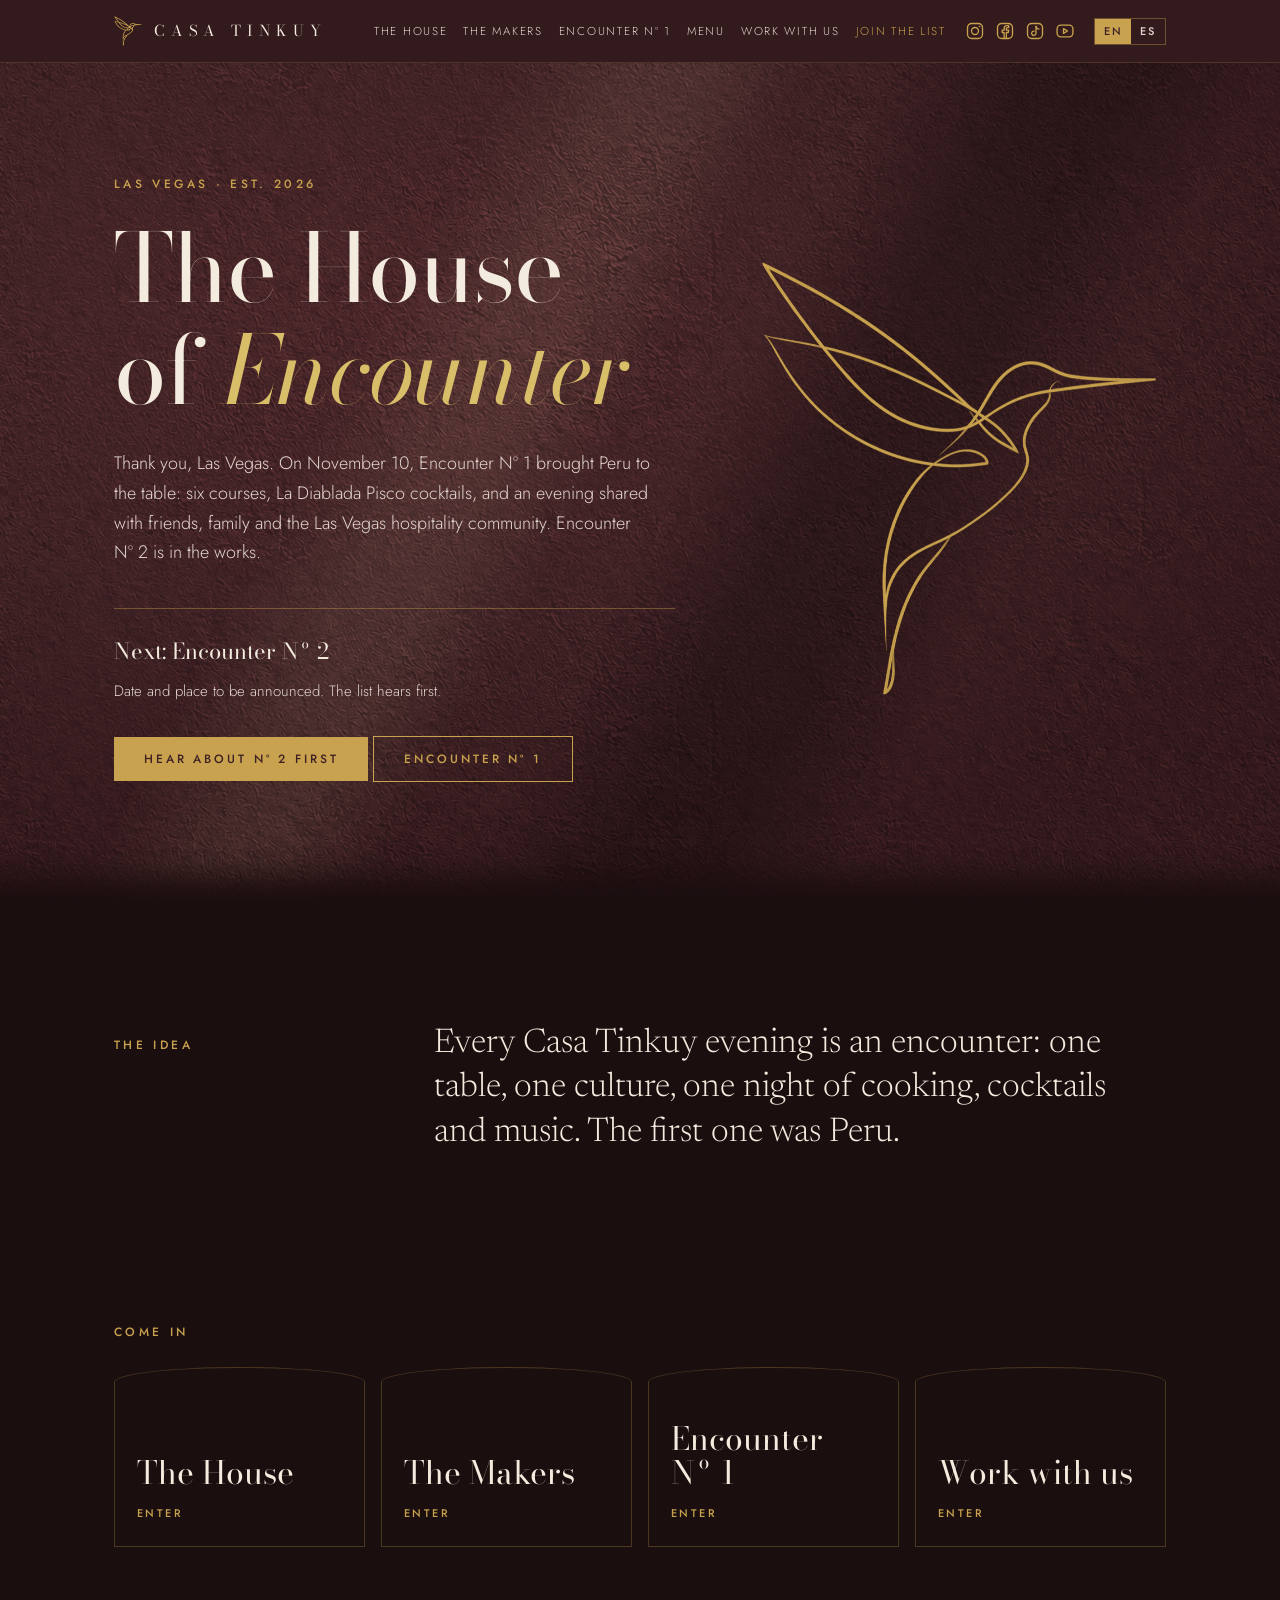
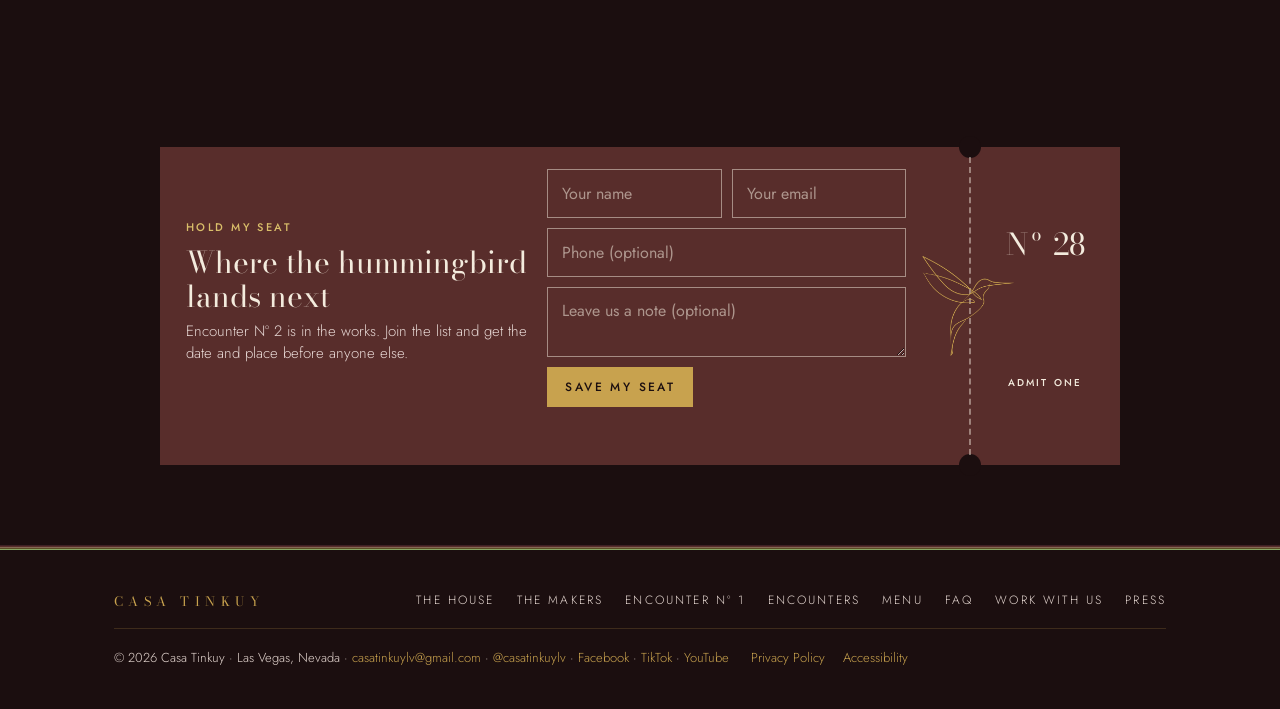
<file: index.html>
<!doctype html>
<html lang="en">
<head>
<meta charset="utf-8">
<meta name="viewport" content="width=device-width, initial-scale=1, viewport-fit=cover">
<title>Casa Tinkuy</title>
<meta name="description" content="Casa Tinkuy, The House of Encounter. Peruvian food, cocktails, music and story in Las Vegas.">
<link rel="preconnect" href="https://fonts.googleapis.com">
<link rel="preconnect" href="https://fonts.gstatic.com" crossorigin>
<link rel="stylesheet" href="https://fonts.googleapis.com/css2?family=Bodoni+Moda:ital,opsz,wght@0,6..96,400;0,6..96,500;1,6..96,400&family=Jost:wght@300;400;500&display=swap">
<link rel="stylesheet" href="https://fonts.googleapis.com/css2?family=Newsreader:opsz,wght@6..72,400&display=swap">
<link rel="stylesheet" href="styles.css">
<meta property="og:title" content="Casa Tinkuy · The House of Encounter">
<meta property="og:description" content="Casa Tinkuy, The House of Encounter. Peruvian food, cocktails, music and story in Las Vegas.">
<meta property="og:type" content="website">
<meta property="og:url" content="https://casatinkuy.com/">
<meta property="og:image" content="https://casatinkuy.com/images/og-image.jpg">
<meta property="og:image:width" content="1200">
<meta property="og:image:height" content="630">
<meta name="twitter:card" content="summary_large_image">
<meta name="theme-color" content="#3E2124">
<link rel="icon" type="image/png" href="images/favicon.png">
<link rel="apple-touch-icon" href="images/logo-gold-sm.png">
<style>body{margin:0}img{max-width:100%}</style>
<link rel="canonical" href="https://casatinkuy.com/">
<script>
(function(){if(!/(^|\.)casatinkuy\.com$/.test(location.hostname))return;
var s=document.createElement("script");s.async=1;s.src="https://www.googletagmanager.com/gtag/js?id=G-Z47N3SJFXM";document.head.appendChild(s);
window.dataLayer=window.dataLayer||[];window.gtag=function(){dataLayer.push(arguments);};gtag("js",new Date());gtag("config","G-Z47N3SJFXM");
})();</script>
</head>
<body>
<header class="site">
  <div class="wrap">
    <a class="wordmark" href="index.html" aria-label="Casa Tinkuy, home">
      <img class="mark" src="images/logo-gold-sm.png" alt="" width="28" height="30">CASA TINKUY
    </a>
    <div class="right">
      <nav class="primary" id="menu" aria-label="Main">
        <a href="about.html" data-i18n="navH">The House</a>
        <a href="makers.html" data-i18n="navM">The Makers</a>
        <a href="november-10.html" data-i18n="navE">Encounter Nº 1</a>
        <a href="menu.html" data-i18n="navMenu">Menu</a>
        <a href="work.html" data-i18n="navW">Work with us</a>
        <a class="cta" href="index.html#list" data-i18n="navList">Join the list</a>
        <div class="nav-social"><a class="ig" href="https://www.instagram.com/casatinkuylv/" target="_blank" rel="noopener" aria-label="Casa Tinkuy on Instagram">
        <svg viewBox="0 0 24 24" width="20" height="20" aria-hidden="true" fill="none" stroke="currentColor" stroke-width="1.6"><rect x="3" y="3" width="18" height="18" rx="5"/><circle cx="12" cy="12" r="4.2"/><circle cx="17.4" cy="6.6" r="1" fill="currentColor" stroke="none"/></svg>
      </a>
      <a class="ig fb" href="https://www.facebook.com/casatinkuy" target="_blank" rel="noopener" aria-label="Casa Tinkuy on Facebook">
        <svg viewBox="0 0 24 24" width="20" height="20" aria-hidden="true" fill="none" stroke="currentColor" stroke-width="1.6" stroke-linejoin="round"><rect x="3" y="3" width="18" height="18" rx="5"/><path d="M13.6 21v-7.2h2.4l.4-2.8h-2.8V9.4c0-.8.3-1.4 1.4-1.4h1.5V5.6c-.3 0-1.1-.1-2.1-.1-2.1 0-3.5 1.3-3.5 3.6V11H8.6v2.8h2.3V21"/></svg>
      </a>
      <a class="ig tt" href="https://www.tiktok.com/@casatinkuylv" target="_blank" rel="noopener" aria-label="Casa Tinkuy on TikTok">
        <svg viewBox="0 0 24 24" width="20" height="20" aria-hidden="true" fill="none" stroke="currentColor" stroke-width="1.6" stroke-linecap="round" stroke-linejoin="round"><rect x="3" y="3" width="18" height="18" rx="5"/><path d="M13.2 6.6v8.1a2.6 2.6 0 1 1-2.3-2.58"/><path d="M13.2 6.6c.4 1.8 1.6 2.9 3.5 3.1"/></svg>
      </a>
      <a class="ig yt" href="https://www.youtube.com/@CasaTinkuy" target="_blank" rel="noopener" aria-label="Casa Tinkuy on YouTube">
        <svg viewBox="0 0 24 24" width="20" height="20" aria-hidden="true" fill="none" stroke="currentColor" stroke-width="1.6" stroke-linejoin="round"><rect x="2.5" y="5" width="19" height="14" rx="4.5"/><path d="M10.2 9.2v5.6l4.8-2.8z"/></svg>
      </a></div>
      </nav>
      <span class="social"><a class="ig" href="https://www.instagram.com/casatinkuylv/" target="_blank" rel="noopener" aria-label="Casa Tinkuy on Instagram">
        <svg viewBox="0 0 24 24" width="20" height="20" aria-hidden="true" fill="none" stroke="currentColor" stroke-width="1.6"><rect x="3" y="3" width="18" height="18" rx="5"/><circle cx="12" cy="12" r="4.2"/><circle cx="17.4" cy="6.6" r="1" fill="currentColor" stroke="none"/></svg>
      </a>
      <a class="ig fb" href="https://www.facebook.com/casatinkuy" target="_blank" rel="noopener" aria-label="Casa Tinkuy on Facebook">
        <svg viewBox="0 0 24 24" width="20" height="20" aria-hidden="true" fill="none" stroke="currentColor" stroke-width="1.6" stroke-linejoin="round"><rect x="3" y="3" width="18" height="18" rx="5"/><path d="M13.6 21v-7.2h2.4l.4-2.8h-2.8V9.4c0-.8.3-1.4 1.4-1.4h1.5V5.6c-.3 0-1.1-.1-2.1-.1-2.1 0-3.5 1.3-3.5 3.6V11H8.6v2.8h2.3V21"/></svg>
      </a>
      <a class="ig tt" href="https://www.tiktok.com/@casatinkuylv" target="_blank" rel="noopener" aria-label="Casa Tinkuy on TikTok">
        <svg viewBox="0 0 24 24" width="20" height="20" aria-hidden="true" fill="none" stroke="currentColor" stroke-width="1.6" stroke-linecap="round" stroke-linejoin="round"><rect x="3" y="3" width="18" height="18" rx="5"/><path d="M13.2 6.6v8.1a2.6 2.6 0 1 1-2.3-2.58"/><path d="M13.2 6.6c.4 1.8 1.6 2.9 3.5 3.1"/></svg>
      </a>
      <a class="ig yt" href="https://www.youtube.com/@CasaTinkuy" target="_blank" rel="noopener" aria-label="Casa Tinkuy on YouTube">
        <svg viewBox="0 0 24 24" width="20" height="20" aria-hidden="true" fill="none" stroke="currentColor" stroke-width="1.6" stroke-linejoin="round"><rect x="2.5" y="5" width="19" height="14" rx="4.5"/><path d="M10.2 9.2v5.6l4.8-2.8z"/></svg>
      </a></span>
      <div class="lang" role="group" aria-label="Language">
        <button type="button" id="lang-en" data-lang="en" aria-pressed="true">EN</button>
        <button type="button" id="lang-es" data-lang="es" aria-pressed="false">ES</button>
      </div>
      <button type="button" class="menu-btn" aria-expanded="false" aria-controls="menu" aria-label="Menu"><span></span></button>
    </div>
  </div>
</header>

<main id="top">
<section class="hero">
    <div class="wrap">
      <div>
        <p class="label" data-i18n="poLabel">Las Vegas · Est. 2026</p>
        <h1 data-i18n="heroTitle">The House of <em>Encounter</em></h1>
        <p class="lede" data-i18n="poLede">Thank you, Las Vegas. On November 10, Encounter Nº 1 brought Peru to the table: six courses, La Diablada Pisco cocktails, and an evening shared with friends, family and the Las Vegas hospitality community. Encounter Nº 2 is in the works.</p>
        <div class="date-line">
          <strong data-i18n="poDate">Next: Encounter Nº 2</strong>
          <span data-i18n="poWhere">Date and place to be announced. The list hears first.</span>
        </div>
        <div class="actions"><a id="hero-btn" class="btn" href="#list" data-i18n="poBtn">Hear about Nº 2 first</a> <a class="btn soon" href="november-10.html" data-i18n="poBtn2">Encounter Nº 1</a></div>
      </div>
      <img class="mark" src="images/logo-gold.png" alt="The Casa Tinkuy hummingbird" width="740" height="805">
    </div>
  </section>
  <section class="why">
    <div class="wrap">
      <p class="label" data-i18n="whyLabel">The idea</p>
      <p class="statement" data-i18n="poWhy">Every Casa Tinkuy evening is an encounter: one table, one culture, one night of cooking, cocktails and music. The first one was Peru.</p>
    </div>
  </section>
  <section class="rooms">
    <div class="wrap">
      <div class="head">
        <p class="label" data-i18n="rmLabel">Come in</p>
      </div>
      <div class="room-grid">
        <a class="room r1" href="about.html"><div><h3 data-i18n="rm1t">The House</h3><p class="go" data-i18n="rmGo">Enter</p></div></a>
        <a class="room r2" href="makers.html"><div><h3 data-i18n="rm2t">The Makers</h3><p class="go" data-i18n="rmGo2">Enter</p></div></a>
        <a class="room r3" href="november-10.html"><div><h3 data-i18n="rm3t">Encounter Nº 1</h3><p class="go" data-i18n="rmGo3">Enter</p></div></a>
        <a class="room r4" href="work.html"><div><h3 data-i18n="rm4t">Work with us</h3><p class="go" data-i18n="rmGo4">Enter</p></div></a>
      </div>
    </div>
  </section>
</main>

  <section class="letter-band" id="list" aria-label="Newsletter">
    <div class="tk">
      <span class="notch t"></span><span class="notch b"></span>
      <div class="main">
        <div><span class="k" data-i18n="nlK">Hold my seat</span><h2 data-i18n="nlT">Where the hummingbird lands next</h2><p class="sub" data-i18n="poNlS">Encounter Nº 2 is in the works. Join the list and get the date and place before anyone else.</p></div>
        <form id="nl-form" name="newsletter" method="POST" data-netlify="true" netlify-honeypot="bot-field">
          <input type="hidden" name="form-name" value="newsletter">
          <p hidden><label>Leave this empty <input name="bot-field"></label></p>
          <label hidden for="nl-name">Name</label>
          <input id="nl-name" name="name" type="text" placeholder="Your name" data-i18n-ph="nlNm" required autocomplete="name">
          <label hidden for="nl-email">Email</label>
          <input id="nl-email" name="email" type="email" placeholder="Your email" data-i18n-ph="nlPh" required autocomplete="email">
          <label hidden for="nl-phone">Phone</label>
          <input id="nl-phone" name="phone" type="tel" placeholder="Phone (optional)" data-i18n-ph="nlTel" autocomplete="tel">
          <label hidden for="nl-msg">Message</label>
          <textarea id="nl-msg" name="message" rows="2" placeholder="Leave us a note (optional)" data-i18n-ph="nlMsg"></textarea>
          <button type="submit" data-i18n="nlB">Save my seat</button>
        </form>
        <p class="ok" id="nl-ok" aria-live="polite"></p>
      </div>
      <div class="stub"><span class="n">Nº 28</span><span class="s" data-i18n="nlA">Admit one</span></div>
      <img class="flybird" src="images/logo-gold.png" alt="">
    </div>
  </section>

<div class="strata end" aria-hidden="true"></div>
<footer class="site">
  <div class="wrap">
    <a class="wordmark" href="index.html">CASA TINKUY</a>
    <nav class="foot-nav" aria-label="Footer">
      <a href="about.html" data-i18n="navH">The House</a>
      <a href="makers.html" data-i18n="navM">The Makers</a>
      <a href="november-10.html" data-i18n="navE">Encounter Nº 1</a>
      <a href="encounters.html" data-i18n="navEnc">Encounters</a>
      <a href="menu.html" data-i18n="navMenu">Menu</a>
      <a href="november-10.html#faq" data-i18n="ftFaq">FAQ</a>
      <a href="work.html" data-i18n="navW">Work with us</a>
      <a href="work.html#press" data-i18n="ftPress">Press</a>
    </nav>
    <span class="foot-meta">© 2026 Casa Tinkuy · Las Vegas, Nevada · <a href="mailto:casatinkuylv@gmail.com">casatinkuylv@gmail.com</a> · <a href="https://www.instagram.com/casatinkuylv/" target="_blank" rel="noopener">@casatinkuylv</a> · <a href="https://www.facebook.com/casatinkuy" target="_blank" rel="noopener">Facebook</a> · <a href="https://www.tiktok.com/@casatinkuylv" target="_blank" rel="noopener">TikTok</a> · <a href="https://www.youtube.com/@CasaTinkuy" target="_blank" rel="noopener">YouTube</a>
      <span class="legal-links"><a href="privacy.html" data-i18n="ftPriv">Privacy Policy</a><a href="accessibility.html" data-i18n="ftAcc">Accessibility</a></span></span>
  </div>
</footer>

<script src="site.js"></script>
</body>
</html>
</file>
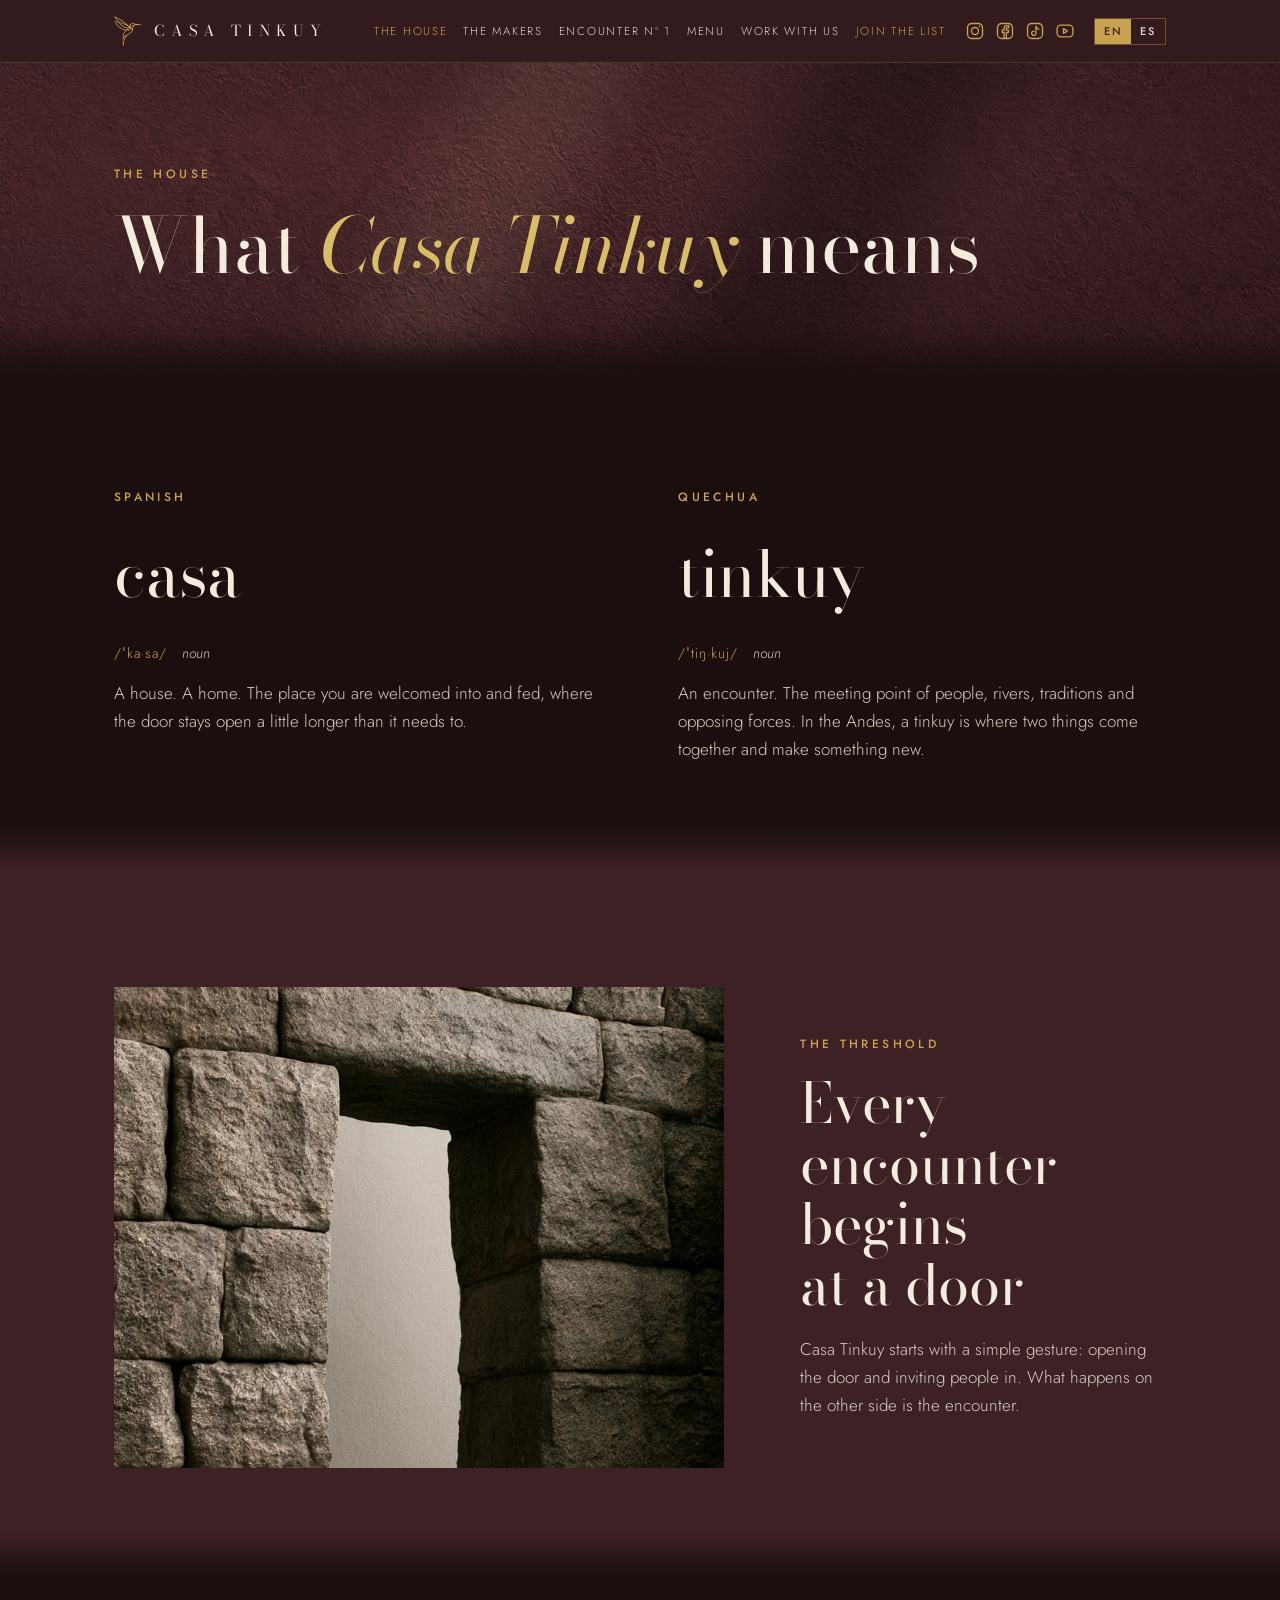
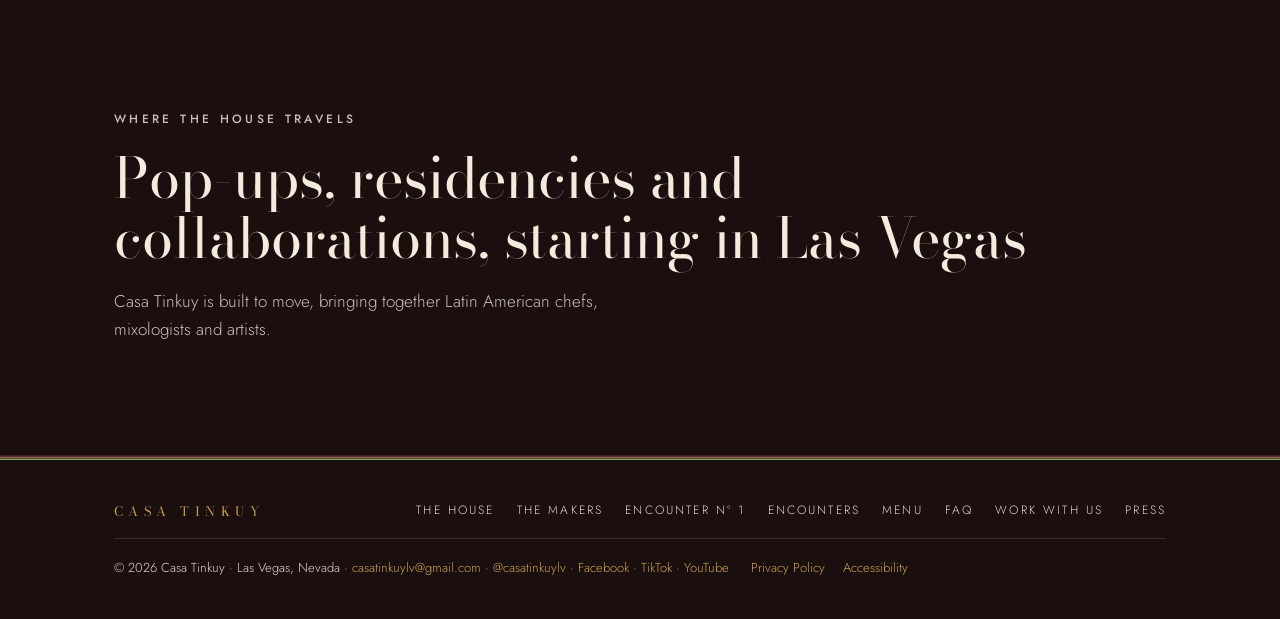
<file: about.html>
<!doctype html>
<html lang="en">
<head>
<meta charset="utf-8">
<meta name="viewport" content="width=device-width, initial-scale=1, viewport-fit=cover">
<title>The House · Casa Tinkuy</title>
<meta name="description" content="What Casa Tinkuy means: casa, Spanish for house, and tinkuy, Quechua for encounter.">
<link rel="preconnect" href="https://fonts.googleapis.com">
<link rel="preconnect" href="https://fonts.gstatic.com" crossorigin>
<link rel="stylesheet" href="https://fonts.googleapis.com/css2?family=Bodoni+Moda:ital,opsz,wght@0,6..96,400;0,6..96,500;1,6..96,400&family=Jost:wght@300;400;500&display=swap">
<link rel="stylesheet" href="https://fonts.googleapis.com/css2?family=Newsreader:opsz,wght@6..72,400&display=swap">
<link rel="stylesheet" href="styles.css">
<meta property="og:title" content="The House · Casa Tinkuy">
<meta property="og:description" content="What Casa Tinkuy means: casa, Spanish for house, and tinkuy, Quechua for encounter.">
<meta property="og:type" content="website">
<meta property="og:url" content="https://casatinkuy.com/about">
<meta property="og:image" content="https://casatinkuy.com/images/og-image.jpg">
<meta property="og:image:width" content="1200">
<meta property="og:image:height" content="630">
<meta name="twitter:card" content="summary_large_image">
<meta name="theme-color" content="#3E2124">
<link rel="icon" type="image/png" href="images/favicon.png">
<link rel="apple-touch-icon" href="images/logo-gold-sm.png">
<style>body{margin:0}img{max-width:100%}</style>
<link rel="canonical" href="https://casatinkuy.com/about.html">
<script>
(function(){if(!/(^|\.)casatinkuy\.com$/.test(location.hostname))return;
var s=document.createElement("script");s.async=1;s.src="https://www.googletagmanager.com/gtag/js?id=G-Z47N3SJFXM";document.head.appendChild(s);
window.dataLayer=window.dataLayer||[];window.gtag=function(){dataLayer.push(arguments);};gtag("js",new Date());gtag("config","G-Z47N3SJFXM");
})();</script>
</head>
<body>
<header class="site">
  <div class="wrap">
    <a class="wordmark" href="index.html" aria-label="Casa Tinkuy, home">
      <img class="mark" src="images/logo-gold-sm.png" alt="" width="28" height="30">CASA TINKUY
    </a>
    <div class="right">
      <nav class="primary" id="menu" aria-label="Main">
        <a href="about.html" aria-current="page" data-i18n="navH">The House</a>
        <a href="makers.html" data-i18n="navM">The Makers</a>
        <a href="november-10.html" data-i18n="navE">Encounter Nº 1</a>
        <a href="menu.html" data-i18n="navMenu">Menu</a>
        <a href="work.html" data-i18n="navW">Work with us</a>
        <a class="cta" href="index.html#list" data-i18n="navList">Join the list</a>
        <div class="nav-social"><a class="ig" href="https://www.instagram.com/casatinkuylv/" target="_blank" rel="noopener" aria-label="Casa Tinkuy on Instagram">
        <svg viewBox="0 0 24 24" width="20" height="20" aria-hidden="true" fill="none" stroke="currentColor" stroke-width="1.6"><rect x="3" y="3" width="18" height="18" rx="5"/><circle cx="12" cy="12" r="4.2"/><circle cx="17.4" cy="6.6" r="1" fill="currentColor" stroke="none"/></svg>
      </a>
      <a class="ig fb" href="https://www.facebook.com/casatinkuy" target="_blank" rel="noopener" aria-label="Casa Tinkuy on Facebook">
        <svg viewBox="0 0 24 24" width="20" height="20" aria-hidden="true" fill="none" stroke="currentColor" stroke-width="1.6" stroke-linejoin="round"><rect x="3" y="3" width="18" height="18" rx="5"/><path d="M13.6 21v-7.2h2.4l.4-2.8h-2.8V9.4c0-.8.3-1.4 1.4-1.4h1.5V5.6c-.3 0-1.1-.1-2.1-.1-2.1 0-3.5 1.3-3.5 3.6V11H8.6v2.8h2.3V21"/></svg>
      </a>
      <a class="ig tt" href="https://www.tiktok.com/@casatinkuylv" target="_blank" rel="noopener" aria-label="Casa Tinkuy on TikTok">
        <svg viewBox="0 0 24 24" width="20" height="20" aria-hidden="true" fill="none" stroke="currentColor" stroke-width="1.6" stroke-linecap="round" stroke-linejoin="round"><rect x="3" y="3" width="18" height="18" rx="5"/><path d="M13.2 6.6v8.1a2.6 2.6 0 1 1-2.3-2.58"/><path d="M13.2 6.6c.4 1.8 1.6 2.9 3.5 3.1"/></svg>
      </a>
      <a class="ig yt" href="https://www.youtube.com/@CasaTinkuy" target="_blank" rel="noopener" aria-label="Casa Tinkuy on YouTube">
        <svg viewBox="0 0 24 24" width="20" height="20" aria-hidden="true" fill="none" stroke="currentColor" stroke-width="1.6" stroke-linejoin="round"><rect x="2.5" y="5" width="19" height="14" rx="4.5"/><path d="M10.2 9.2v5.6l4.8-2.8z"/></svg>
      </a></div>
      </nav>
      <span class="social"><a class="ig" href="https://www.instagram.com/casatinkuylv/" target="_blank" rel="noopener" aria-label="Casa Tinkuy on Instagram">
        <svg viewBox="0 0 24 24" width="20" height="20" aria-hidden="true" fill="none" stroke="currentColor" stroke-width="1.6"><rect x="3" y="3" width="18" height="18" rx="5"/><circle cx="12" cy="12" r="4.2"/><circle cx="17.4" cy="6.6" r="1" fill="currentColor" stroke="none"/></svg>
      </a>
      <a class="ig fb" href="https://www.facebook.com/casatinkuy" target="_blank" rel="noopener" aria-label="Casa Tinkuy on Facebook">
        <svg viewBox="0 0 24 24" width="20" height="20" aria-hidden="true" fill="none" stroke="currentColor" stroke-width="1.6" stroke-linejoin="round"><rect x="3" y="3" width="18" height="18" rx="5"/><path d="M13.6 21v-7.2h2.4l.4-2.8h-2.8V9.4c0-.8.3-1.4 1.4-1.4h1.5V5.6c-.3 0-1.1-.1-2.1-.1-2.1 0-3.5 1.3-3.5 3.6V11H8.6v2.8h2.3V21"/></svg>
      </a>
      <a class="ig tt" href="https://www.tiktok.com/@casatinkuylv" target="_blank" rel="noopener" aria-label="Casa Tinkuy on TikTok">
        <svg viewBox="0 0 24 24" width="20" height="20" aria-hidden="true" fill="none" stroke="currentColor" stroke-width="1.6" stroke-linecap="round" stroke-linejoin="round"><rect x="3" y="3" width="18" height="18" rx="5"/><path d="M13.2 6.6v8.1a2.6 2.6 0 1 1-2.3-2.58"/><path d="M13.2 6.6c.4 1.8 1.6 2.9 3.5 3.1"/></svg>
      </a>
      <a class="ig yt" href="https://www.youtube.com/@CasaTinkuy" target="_blank" rel="noopener" aria-label="Casa Tinkuy on YouTube">
        <svg viewBox="0 0 24 24" width="20" height="20" aria-hidden="true" fill="none" stroke="currentColor" stroke-width="1.6" stroke-linejoin="round"><rect x="2.5" y="5" width="19" height="14" rx="4.5"/><path d="M10.2 9.2v5.6l4.8-2.8z"/></svg>
      </a></span>
      <div class="lang" role="group" aria-label="Language">
        <button type="button" id="lang-en" data-lang="en" aria-pressed="true">EN</button>
        <button type="button" id="lang-es" data-lang="es" aria-pressed="false">ES</button>
      </div>
      <button type="button" class="menu-btn" aria-expanded="false" aria-controls="menu" aria-label="Menu"><span></span></button>
    </div>
  </div>
</header>

<main id="top">
  <section class="pagehead">
    <div class="wrap">
      <p class="label" data-i18n="phHLabel">The House</p>
      <h1 data-i18n="phHTitle">What <em>Casa Tinkuy</em> means</h1>
    </div>
  </section>
  <section class="meaning" id="house">
    <div class="wrap">
      <div class="entry">
        <p class="label" data-i18n="casaLang">Spanish</p>
        <p class="word">casa</p>
        <p class="phon">/ˈka·sa/ <i data-i18n="noun1">noun</i></p>
        <p data-i18n="casaDef">A house. A home. The place you are welcomed into and fed, where the door stays open a little longer than it needs to.</p>
      </div>
      <div class="entry">
        <p class="label">Quechua</p>
        <p class="word">tinkuy</p>
        <p class="phon">/ˈtiŋ·kuj/ <i data-i18n="noun2">noun</i></p>
        <p data-i18n="tinkuyDef">An encounter. The meeting point of people, rivers, traditions and opposing forces. In the Andes, a tinkuy is where two things come together and make something new.</p>
      </div>
    </div>
  </section>
  <section class="threshold">
    <div class="wrap">
      <img src="images/threshold.jpg" alt="A stone doorway opening onto soft light" width="789" height="623">
      <div>
        <p class="label" data-i18n="thLabel">The threshold</p>
        <h2 data-i18n="thTitle">Every encounter begins at a door</h2>
        <p class="body" data-i18n="thText">Casa Tinkuy starts with a simple gesture: opening the door and inviting people in. What happens on the other side is the encounter.</p>
      </div>
    </div>
  </section>
  <section class="next">
    <div class="wrap">
      <div>
        <p class="label" data-i18n="nxLabel">Where the house travels</p>
        <h2 data-i18n="nxTitle">Pop-ups, residencies and collaborations, starting in Las Vegas</h2>
        <p data-i18n="nxText">Casa Tinkuy is built to move, bringing together Latin American chefs, mixologists and artists.</p>
      </div>
    </div>
  </section>
</main>

<div class="strata end" aria-hidden="true"></div>
<footer class="site">
  <div class="wrap">
    <a class="wordmark" href="index.html">CASA TINKUY</a>
    <nav class="foot-nav" aria-label="Footer">
      <a href="about.html" data-i18n="navH">The House</a>
      <a href="makers.html" data-i18n="navM">The Makers</a>
      <a href="november-10.html" data-i18n="navE">Encounter Nº 1</a>
      <a href="encounters.html" data-i18n="navEnc">Encounters</a>
      <a href="menu.html" data-i18n="navMenu">Menu</a>
      <a href="november-10.html#faq" data-i18n="ftFaq">FAQ</a>
      <a href="work.html" data-i18n="navW">Work with us</a>
      <a href="work.html#press" data-i18n="ftPress">Press</a>
    </nav>
    <span class="foot-meta">© 2026 Casa Tinkuy · Las Vegas, Nevada · <a href="mailto:casatinkuylv@gmail.com">casatinkuylv@gmail.com</a> · <a href="https://www.instagram.com/casatinkuylv/" target="_blank" rel="noopener">@casatinkuylv</a> · <a href="https://www.facebook.com/casatinkuy" target="_blank" rel="noopener">Facebook</a> · <a href="https://www.tiktok.com/@casatinkuylv" target="_blank" rel="noopener">TikTok</a> · <a href="https://www.youtube.com/@CasaTinkuy" target="_blank" rel="noopener">YouTube</a>
      <span class="legal-links"><a href="privacy.html" data-i18n="ftPriv">Privacy Policy</a><a href="accessibility.html" data-i18n="ftAcc">Accessibility</a></span></span>
  </div>
</footer>

<script src="site.js"></script>
</body>
</html>
</file>
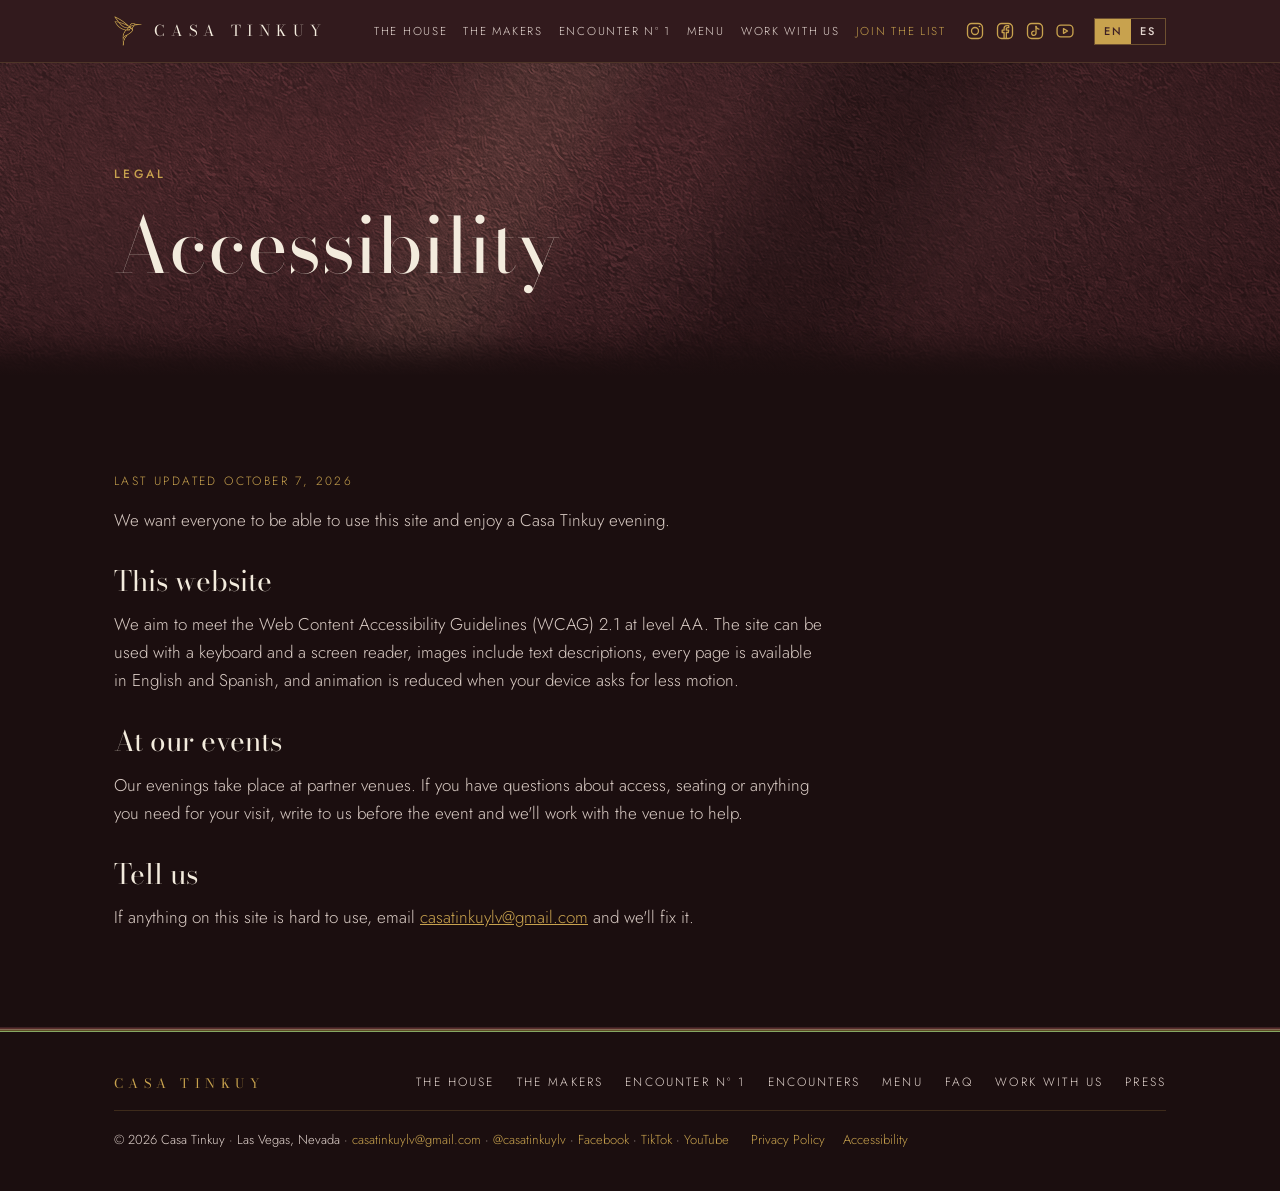
<file: accessibility.html>
<!doctype html>
<html lang="en">
<head>
<meta charset="utf-8">
<meta name="viewport" content="width=device-width, initial-scale=1, viewport-fit=cover">
<title>Accessibility · Casa Tinkuy</title>
<meta name="description" content="Accessibility at Casa Tinkuy, on this website and at our events.">
<link rel="preconnect" href="https://fonts.googleapis.com">
<link rel="preconnect" href="https://fonts.gstatic.com" crossorigin>
<link rel="stylesheet" href="https://fonts.googleapis.com/css2?family=Bodoni+Moda:ital,opsz,wght@0,6..96,400;0,6..96,500;1,6..96,400&family=Jost:wght@300;400;500&display=swap">
<link rel="stylesheet" href="https://fonts.googleapis.com/css2?family=Newsreader:opsz,wght@6..72,400&display=swap">
<link rel="stylesheet" href="styles.css">
<meta property="og:title" content="Accessibility · Casa Tinkuy">
<meta property="og:description" content="Accessibility at Casa Tinkuy, on this website and at our events.">
<meta property="og:type" content="website">
<meta property="og:url" content="https://casatinkuy.com/accessibility">
<meta property="og:image" content="https://casatinkuy.com/images/og-image.jpg">
<meta property="og:image:width" content="1200">
<meta property="og:image:height" content="630">
<meta name="twitter:card" content="summary_large_image">
<meta name="theme-color" content="#3E2124">
<link rel="icon" type="image/png" href="images/favicon.png">
<link rel="apple-touch-icon" href="images/logo-gold-sm.png">
<style>body{margin:0}img{max-width:100%}</style>
<link rel="canonical" href="https://casatinkuy.com/accessibility.html">
<script>
(function(){if(!/(^|\.)casatinkuy\.com$/.test(location.hostname))return;
var s=document.createElement("script");s.async=1;s.src="https://www.googletagmanager.com/gtag/js?id=G-Z47N3SJFXM";document.head.appendChild(s);
window.dataLayer=window.dataLayer||[];window.gtag=function(){dataLayer.push(arguments);};gtag("js",new Date());gtag("config","G-Z47N3SJFXM");
})();</script>
</head>
<body>
<header class="site">
  <div class="wrap">
    <a class="wordmark" href="index.html" aria-label="Casa Tinkuy, home">
      <img class="mark" src="images/logo-gold-sm.png" alt="" width="28" height="30">CASA TINKUY
    </a>
    <div class="right">
      <nav class="primary" id="menu" aria-label="Main">
        <a href="about.html" data-i18n="navH">The House</a>
        <a href="makers.html" data-i18n="navM">The Makers</a>
        <a href="november-10.html" data-i18n="navE">Encounter Nº 1</a>
        <a href="menu.html" data-i18n="navMenu">Menu</a>
        <a href="work.html" data-i18n="navW">Work with us</a>
        <a class="cta" href="index.html#list" data-i18n="navList">Join the list</a>
        <div class="nav-social"><a class="ig" href="https://www.instagram.com/casatinkuylv/" target="_blank" rel="noopener" aria-label="Casa Tinkuy on Instagram">
        <svg viewBox="0 0 24 24" width="20" height="20" aria-hidden="true" fill="none" stroke="currentColor" stroke-width="1.6"><rect x="3" y="3" width="18" height="18" rx="5"/><circle cx="12" cy="12" r="4.2"/><circle cx="17.4" cy="6.6" r="1" fill="currentColor" stroke="none"/></svg>
      </a>
      <a class="ig fb" href="https://www.facebook.com/casatinkuy" target="_blank" rel="noopener" aria-label="Casa Tinkuy on Facebook">
        <svg viewBox="0 0 24 24" width="20" height="20" aria-hidden="true" fill="none" stroke="currentColor" stroke-width="1.6" stroke-linejoin="round"><rect x="3" y="3" width="18" height="18" rx="5"/><path d="M13.6 21v-7.2h2.4l.4-2.8h-2.8V9.4c0-.8.3-1.4 1.4-1.4h1.5V5.6c-.3 0-1.1-.1-2.1-.1-2.1 0-3.5 1.3-3.5 3.6V11H8.6v2.8h2.3V21"/></svg>
      </a>
      <a class="ig tt" href="https://www.tiktok.com/@casatinkuylv" target="_blank" rel="noopener" aria-label="Casa Tinkuy on TikTok">
        <svg viewBox="0 0 24 24" width="20" height="20" aria-hidden="true" fill="none" stroke="currentColor" stroke-width="1.6" stroke-linecap="round" stroke-linejoin="round"><rect x="3" y="3" width="18" height="18" rx="5"/><path d="M13.2 6.6v8.1a2.6 2.6 0 1 1-2.3-2.58"/><path d="M13.2 6.6c.4 1.8 1.6 2.9 3.5 3.1"/></svg>
      </a>
      <a class="ig yt" href="https://www.youtube.com/@CasaTinkuy" target="_blank" rel="noopener" aria-label="Casa Tinkuy on YouTube">
        <svg viewBox="0 0 24 24" width="20" height="20" aria-hidden="true" fill="none" stroke="currentColor" stroke-width="1.6" stroke-linejoin="round"><rect x="2.5" y="5" width="19" height="14" rx="4.5"/><path d="M10.2 9.2v5.6l4.8-2.8z"/></svg>
      </a></div>
      </nav>
      <span class="social"><a class="ig" href="https://www.instagram.com/casatinkuylv/" target="_blank" rel="noopener" aria-label="Casa Tinkuy on Instagram">
        <svg viewBox="0 0 24 24" width="20" height="20" aria-hidden="true" fill="none" stroke="currentColor" stroke-width="1.6"><rect x="3" y="3" width="18" height="18" rx="5"/><circle cx="12" cy="12" r="4.2"/><circle cx="17.4" cy="6.6" r="1" fill="currentColor" stroke="none"/></svg>
      </a>
      <a class="ig fb" href="https://www.facebook.com/casatinkuy" target="_blank" rel="noopener" aria-label="Casa Tinkuy on Facebook">
        <svg viewBox="0 0 24 24" width="20" height="20" aria-hidden="true" fill="none" stroke="currentColor" stroke-width="1.6" stroke-linejoin="round"><rect x="3" y="3" width="18" height="18" rx="5"/><path d="M13.6 21v-7.2h2.4l.4-2.8h-2.8V9.4c0-.8.3-1.4 1.4-1.4h1.5V5.6c-.3 0-1.1-.1-2.1-.1-2.1 0-3.5 1.3-3.5 3.6V11H8.6v2.8h2.3V21"/></svg>
      </a>
      <a class="ig tt" href="https://www.tiktok.com/@casatinkuylv" target="_blank" rel="noopener" aria-label="Casa Tinkuy on TikTok">
        <svg viewBox="0 0 24 24" width="20" height="20" aria-hidden="true" fill="none" stroke="currentColor" stroke-width="1.6" stroke-linecap="round" stroke-linejoin="round"><rect x="3" y="3" width="18" height="18" rx="5"/><path d="M13.2 6.6v8.1a2.6 2.6 0 1 1-2.3-2.58"/><path d="M13.2 6.6c.4 1.8 1.6 2.9 3.5 3.1"/></svg>
      </a>
      <a class="ig yt" href="https://www.youtube.com/@CasaTinkuy" target="_blank" rel="noopener" aria-label="Casa Tinkuy on YouTube">
        <svg viewBox="0 0 24 24" width="20" height="20" aria-hidden="true" fill="none" stroke="currentColor" stroke-width="1.6" stroke-linejoin="round"><rect x="2.5" y="5" width="19" height="14" rx="4.5"/><path d="M10.2 9.2v5.6l4.8-2.8z"/></svg>
      </a></span>
      <div class="lang" role="group" aria-label="Language">
        <button type="button" id="lang-en" data-lang="en" aria-pressed="true">EN</button>
        <button type="button" id="lang-es" data-lang="es" aria-pressed="false">ES</button>
      </div>
      <button type="button" class="menu-btn" aria-expanded="false" aria-controls="menu" aria-label="Menu"><span></span></button>
    </div>
  </div>
</header>

<main id="top">
  <section class="pagehead">
    <div class="wrap">
      <p class="label" data-i18n="phAcLabel">Legal</p>
      <h1 data-i18n="phAcTitle">Accessibility</h1>
    </div>
  </section>
  <section class="legal">
    <div class="wrap">
      <div class="prose" data-i18n="accBody"><p class="updated">Last updated October 7, 2026</p>
<p>We want everyone to be able to use this site and enjoy a Casa Tinkuy evening.</p>
<h2>This website</h2><p>We aim to meet the Web Content Accessibility Guidelines (WCAG) 2.1 at level AA. The site can be used with a keyboard and a screen reader, images include text descriptions, every page is available in English and Spanish, and animation is reduced when your device asks for less motion.</p>
<h2>At our events</h2><p>Our evenings take place at partner venues. If you have questions about access, seating or anything you need for your visit, write to us before the event and we'll work with the venue to help.</p>
<h2>Tell us</h2><p>If anything on this site is hard to use, email <a href="mailto:casatinkuylv@gmail.com">casatinkuylv@gmail.com</a> and we'll fix it.</p></div>
    </div>
  </section>
</main>

<div class="strata end" aria-hidden="true"></div>
<footer class="site">
  <div class="wrap">
    <a class="wordmark" href="index.html">CASA TINKUY</a>
    <nav class="foot-nav" aria-label="Footer">
      <a href="about.html" data-i18n="navH">The House</a>
      <a href="makers.html" data-i18n="navM">The Makers</a>
      <a href="november-10.html" data-i18n="navE">Encounter Nº 1</a>
      <a href="encounters.html" data-i18n="navEnc">Encounters</a>
      <a href="menu.html" data-i18n="navMenu">Menu</a>
      <a href="november-10.html#faq" data-i18n="ftFaq">FAQ</a>
      <a href="work.html" data-i18n="navW">Work with us</a>
      <a href="work.html#press" data-i18n="ftPress">Press</a>
    </nav>
    <span class="foot-meta">© 2026 Casa Tinkuy · Las Vegas, Nevada · <a href="mailto:casatinkuylv@gmail.com">casatinkuylv@gmail.com</a> · <a href="https://www.instagram.com/casatinkuylv/" target="_blank" rel="noopener">@casatinkuylv</a> · <a href="https://www.facebook.com/casatinkuy" target="_blank" rel="noopener">Facebook</a> · <a href="https://www.tiktok.com/@casatinkuylv" target="_blank" rel="noopener">TikTok</a> · <a href="https://www.youtube.com/@CasaTinkuy" target="_blank" rel="noopener">YouTube</a>
      <span class="legal-links"><a href="privacy.html" data-i18n="ftPriv">Privacy Policy</a><a href="accessibility.html" data-i18n="ftAcc">Accessibility</a></span></span>
  </div>
</footer>

<script src="site.js"></script>
</body>
</html>
</file>
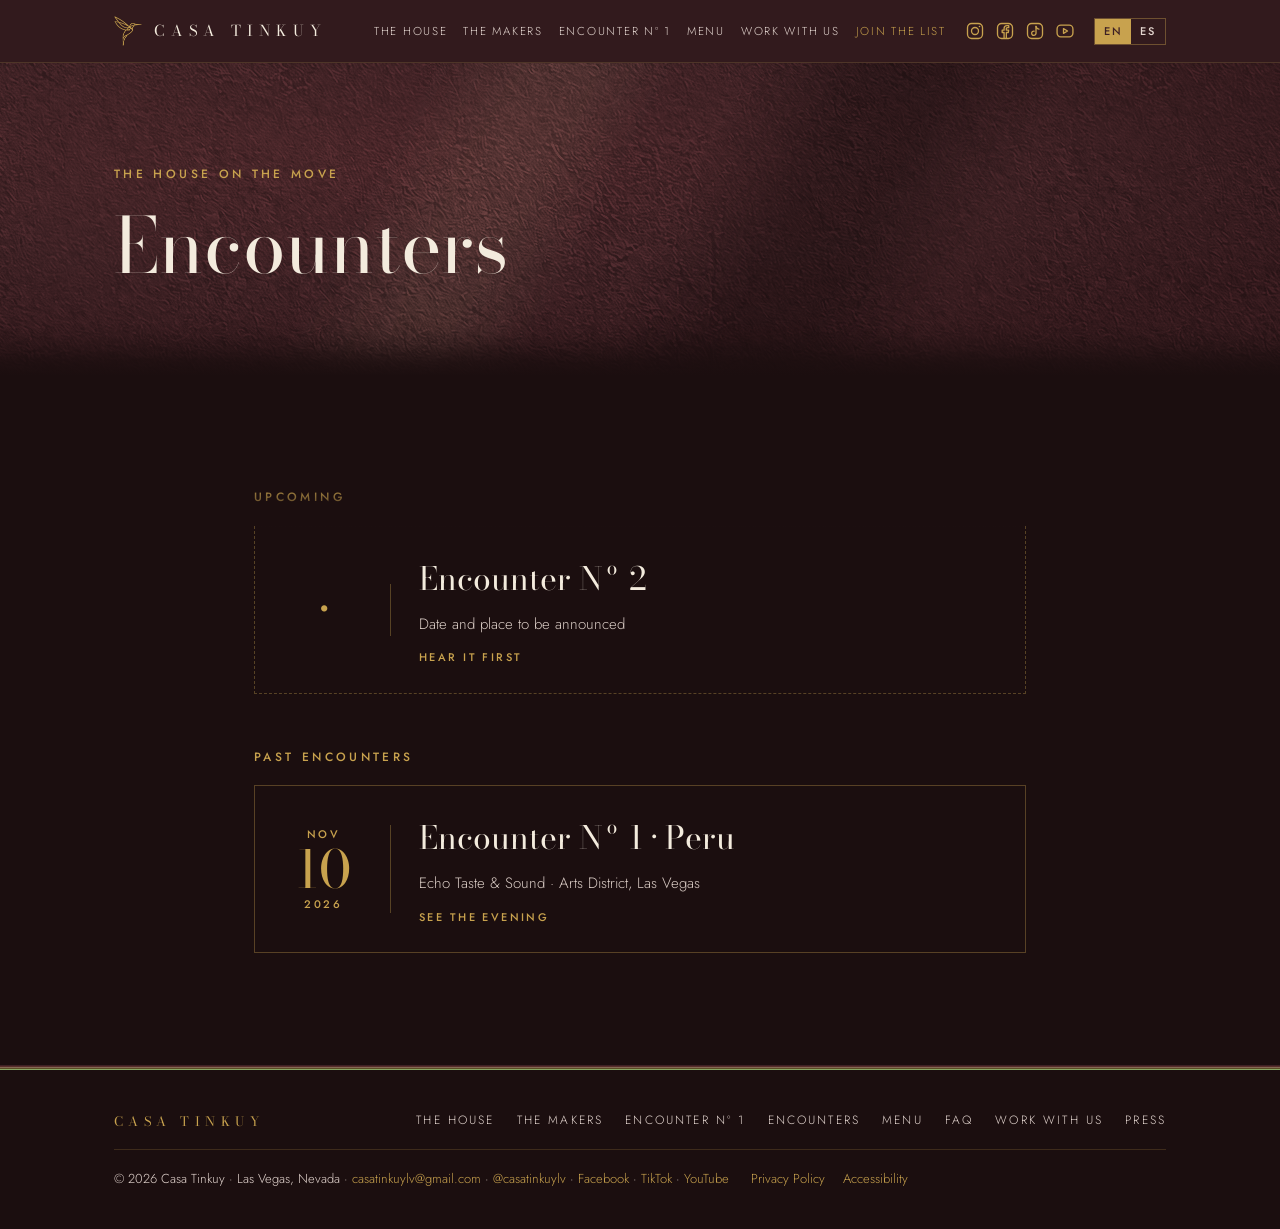
<file: encounters.html>
<!doctype html>
<html lang="en">
<head>
<meta charset="utf-8">
<meta name="viewport" content="width=device-width, initial-scale=1, viewport-fit=cover">
<title>Encounters · Casa Tinkuy</title>
<meta name="description" content="Casa Tinkuy pop-ups, residencies and collaborations: upcoming and past encounters.">
<link rel="preconnect" href="https://fonts.googleapis.com">
<link rel="preconnect" href="https://fonts.gstatic.com" crossorigin>
<link rel="stylesheet" href="https://fonts.googleapis.com/css2?family=Bodoni+Moda:ital,opsz,wght@0,6..96,400;0,6..96,500;1,6..96,400&family=Jost:wght@300;400;500&display=swap">
<link rel="stylesheet" href="https://fonts.googleapis.com/css2?family=Newsreader:opsz,wght@6..72,400&display=swap">
<link rel="stylesheet" href="styles.css">
<meta property="og:title" content="Encounters · Casa Tinkuy">
<meta property="og:description" content="Casa Tinkuy pop-ups, residencies and collaborations: upcoming and past encounters.">
<meta property="og:type" content="website">
<meta property="og:url" content="https://casatinkuy.com/encounters">
<meta property="og:image" content="https://casatinkuy.com/images/og-image.jpg">
<meta property="og:image:width" content="1200">
<meta property="og:image:height" content="630">
<meta name="twitter:card" content="summary_large_image">
<meta name="theme-color" content="#3E2124">
<link rel="icon" type="image/png" href="images/favicon.png">
<link rel="apple-touch-icon" href="images/logo-gold-sm.png">
<style>body{margin:0}img{max-width:100%}</style>
<link rel="canonical" href="https://casatinkuy.com/encounters.html">
<script>
(function(){if(!/(^|\.)casatinkuy\.com$/.test(location.hostname))return;
var s=document.createElement("script");s.async=1;s.src="https://www.googletagmanager.com/gtag/js?id=G-Z47N3SJFXM";document.head.appendChild(s);
window.dataLayer=window.dataLayer||[];window.gtag=function(){dataLayer.push(arguments);};gtag("js",new Date());gtag("config","G-Z47N3SJFXM");
})();</script>
</head>
<body>
<header class="site">
  <div class="wrap">
    <a class="wordmark" href="index.html" aria-label="Casa Tinkuy, home">
      <img class="mark" src="images/logo-gold-sm.png" alt="" width="28" height="30">CASA TINKUY
    </a>
    <div class="right">
      <nav class="primary" id="menu" aria-label="Main">
        <a href="about.html" data-i18n="navH">The House</a>
        <a href="makers.html" data-i18n="navM">The Makers</a>
        <a href="november-10.html" data-i18n="navE">Encounter Nº 1</a>
        <a href="menu.html" data-i18n="navMenu">Menu</a>
        <a href="work.html" data-i18n="navW">Work with us</a>
        <a class="cta" href="index.html#list" data-i18n="navList">Join the list</a>
        <div class="nav-social"><a class="ig" href="https://www.instagram.com/casatinkuylv/" target="_blank" rel="noopener" aria-label="Casa Tinkuy on Instagram">
        <svg viewBox="0 0 24 24" width="20" height="20" aria-hidden="true" fill="none" stroke="currentColor" stroke-width="1.6"><rect x="3" y="3" width="18" height="18" rx="5"/><circle cx="12" cy="12" r="4.2"/><circle cx="17.4" cy="6.6" r="1" fill="currentColor" stroke="none"/></svg>
      </a>
      <a class="ig fb" href="https://www.facebook.com/casatinkuy" target="_blank" rel="noopener" aria-label="Casa Tinkuy on Facebook">
        <svg viewBox="0 0 24 24" width="20" height="20" aria-hidden="true" fill="none" stroke="currentColor" stroke-width="1.6" stroke-linejoin="round"><rect x="3" y="3" width="18" height="18" rx="5"/><path d="M13.6 21v-7.2h2.4l.4-2.8h-2.8V9.4c0-.8.3-1.4 1.4-1.4h1.5V5.6c-.3 0-1.1-.1-2.1-.1-2.1 0-3.5 1.3-3.5 3.6V11H8.6v2.8h2.3V21"/></svg>
      </a>
      <a class="ig tt" href="https://www.tiktok.com/@casatinkuylv" target="_blank" rel="noopener" aria-label="Casa Tinkuy on TikTok">
        <svg viewBox="0 0 24 24" width="20" height="20" aria-hidden="true" fill="none" stroke="currentColor" stroke-width="1.6" stroke-linecap="round" stroke-linejoin="round"><rect x="3" y="3" width="18" height="18" rx="5"/><path d="M13.2 6.6v8.1a2.6 2.6 0 1 1-2.3-2.58"/><path d="M13.2 6.6c.4 1.8 1.6 2.9 3.5 3.1"/></svg>
      </a>
      <a class="ig yt" href="https://www.youtube.com/@CasaTinkuy" target="_blank" rel="noopener" aria-label="Casa Tinkuy on YouTube">
        <svg viewBox="0 0 24 24" width="20" height="20" aria-hidden="true" fill="none" stroke="currentColor" stroke-width="1.6" stroke-linejoin="round"><rect x="2.5" y="5" width="19" height="14" rx="4.5"/><path d="M10.2 9.2v5.6l4.8-2.8z"/></svg>
      </a></div>
      </nav>
      <span class="social"><a class="ig" href="https://www.instagram.com/casatinkuylv/" target="_blank" rel="noopener" aria-label="Casa Tinkuy on Instagram">
        <svg viewBox="0 0 24 24" width="20" height="20" aria-hidden="true" fill="none" stroke="currentColor" stroke-width="1.6"><rect x="3" y="3" width="18" height="18" rx="5"/><circle cx="12" cy="12" r="4.2"/><circle cx="17.4" cy="6.6" r="1" fill="currentColor" stroke="none"/></svg>
      </a>
      <a class="ig fb" href="https://www.facebook.com/casatinkuy" target="_blank" rel="noopener" aria-label="Casa Tinkuy on Facebook">
        <svg viewBox="0 0 24 24" width="20" height="20" aria-hidden="true" fill="none" stroke="currentColor" stroke-width="1.6" stroke-linejoin="round"><rect x="3" y="3" width="18" height="18" rx="5"/><path d="M13.6 21v-7.2h2.4l.4-2.8h-2.8V9.4c0-.8.3-1.4 1.4-1.4h1.5V5.6c-.3 0-1.1-.1-2.1-.1-2.1 0-3.5 1.3-3.5 3.6V11H8.6v2.8h2.3V21"/></svg>
      </a>
      <a class="ig tt" href="https://www.tiktok.com/@casatinkuylv" target="_blank" rel="noopener" aria-label="Casa Tinkuy on TikTok">
        <svg viewBox="0 0 24 24" width="20" height="20" aria-hidden="true" fill="none" stroke="currentColor" stroke-width="1.6" stroke-linecap="round" stroke-linejoin="round"><rect x="3" y="3" width="18" height="18" rx="5"/><path d="M13.2 6.6v8.1a2.6 2.6 0 1 1-2.3-2.58"/><path d="M13.2 6.6c.4 1.8 1.6 2.9 3.5 3.1"/></svg>
      </a>
      <a class="ig yt" href="https://www.youtube.com/@CasaTinkuy" target="_blank" rel="noopener" aria-label="Casa Tinkuy on YouTube">
        <svg viewBox="0 0 24 24" width="20" height="20" aria-hidden="true" fill="none" stroke="currentColor" stroke-width="1.6" stroke-linejoin="round"><rect x="2.5" y="5" width="19" height="14" rx="4.5"/><path d="M10.2 9.2v5.6l4.8-2.8z"/></svg>
      </a></span>
      <div class="lang" role="group" aria-label="Language">
        <button type="button" id="lang-en" data-lang="en" aria-pressed="true">EN</button>
        <button type="button" id="lang-es" data-lang="es" aria-pressed="false">ES</button>
      </div>
      <button type="button" class="menu-btn" aria-expanded="false" aria-controls="menu" aria-label="Menu"><span></span></button>
    </div>
  </div>
</header>

<main id="top">
  <section class="pagehead">
    <div class="wrap">
      <p class="label" data-i18n="phEnLabel">The house on the move</p>
      <h1 data-i18n="phEnTitle">Encounters</h1>
    </div>
  </section>
  <section class="enc">
    <div class="wrap">
      <p class="label" data-i18n="enUp">Upcoming</p>
      <a class="enc-card next" href="index.html#list">
        <span class="enc-date"><span class="d">·</span></span>
        <span class="enc-info">
          <span class="t" data-i18n="enT2">Encounter Nº 2</span>
          <span class="w" data-i18n="enW2">Date and place to be announced</span>
          <span class="go" data-i18n="enGo2">Hear it first</span>
        </span>
      </a>
      <p class="label past" data-i18n="enPast">Past encounters</p>
      <a class="enc-card" href="november-10.html">
        <span class="enc-date"><span class="m" data-i18n="enMon">Nov</span><span class="d">10</span><span class="y">2026</span></span>
        <span class="enc-info">
          <span class="t" data-i18n="enT1">Encounter Nº 1 · Peru</span>
          <span class="w">Echo Taste &amp; Sound · Arts District, Las Vegas</span>
          <span class="go" data-i18n="enGo">See the evening</span>
        </span>
      </a>
    </div>
  </section>
</main>

<div class="strata end" aria-hidden="true"></div>
<footer class="site">
  <div class="wrap">
    <a class="wordmark" href="index.html">CASA TINKUY</a>
    <nav class="foot-nav" aria-label="Footer">
      <a href="about.html" data-i18n="navH">The House</a>
      <a href="makers.html" data-i18n="navM">The Makers</a>
      <a href="november-10.html" data-i18n="navE">Encounter Nº 1</a>
      <a href="encounters.html" data-i18n="navEnc">Encounters</a>
      <a href="menu.html" data-i18n="navMenu">Menu</a>
      <a href="november-10.html#faq" data-i18n="ftFaq">FAQ</a>
      <a href="work.html" data-i18n="navW">Work with us</a>
      <a href="work.html#press" data-i18n="ftPress">Press</a>
    </nav>
    <span class="foot-meta">© 2026 Casa Tinkuy · Las Vegas, Nevada · <a href="mailto:casatinkuylv@gmail.com">casatinkuylv@gmail.com</a> · <a href="https://www.instagram.com/casatinkuylv/" target="_blank" rel="noopener">@casatinkuylv</a> · <a href="https://www.facebook.com/casatinkuy" target="_blank" rel="noopener">Facebook</a> · <a href="https://www.tiktok.com/@casatinkuylv" target="_blank" rel="noopener">TikTok</a> · <a href="https://www.youtube.com/@CasaTinkuy" target="_blank" rel="noopener">YouTube</a>
      <span class="legal-links"><a href="privacy.html" data-i18n="ftPriv">Privacy Policy</a><a href="accessibility.html" data-i18n="ftAcc">Accessibility</a></span></span>
  </div>
</footer>

<script src="site.js"></script>
</body>
</html>
</file>
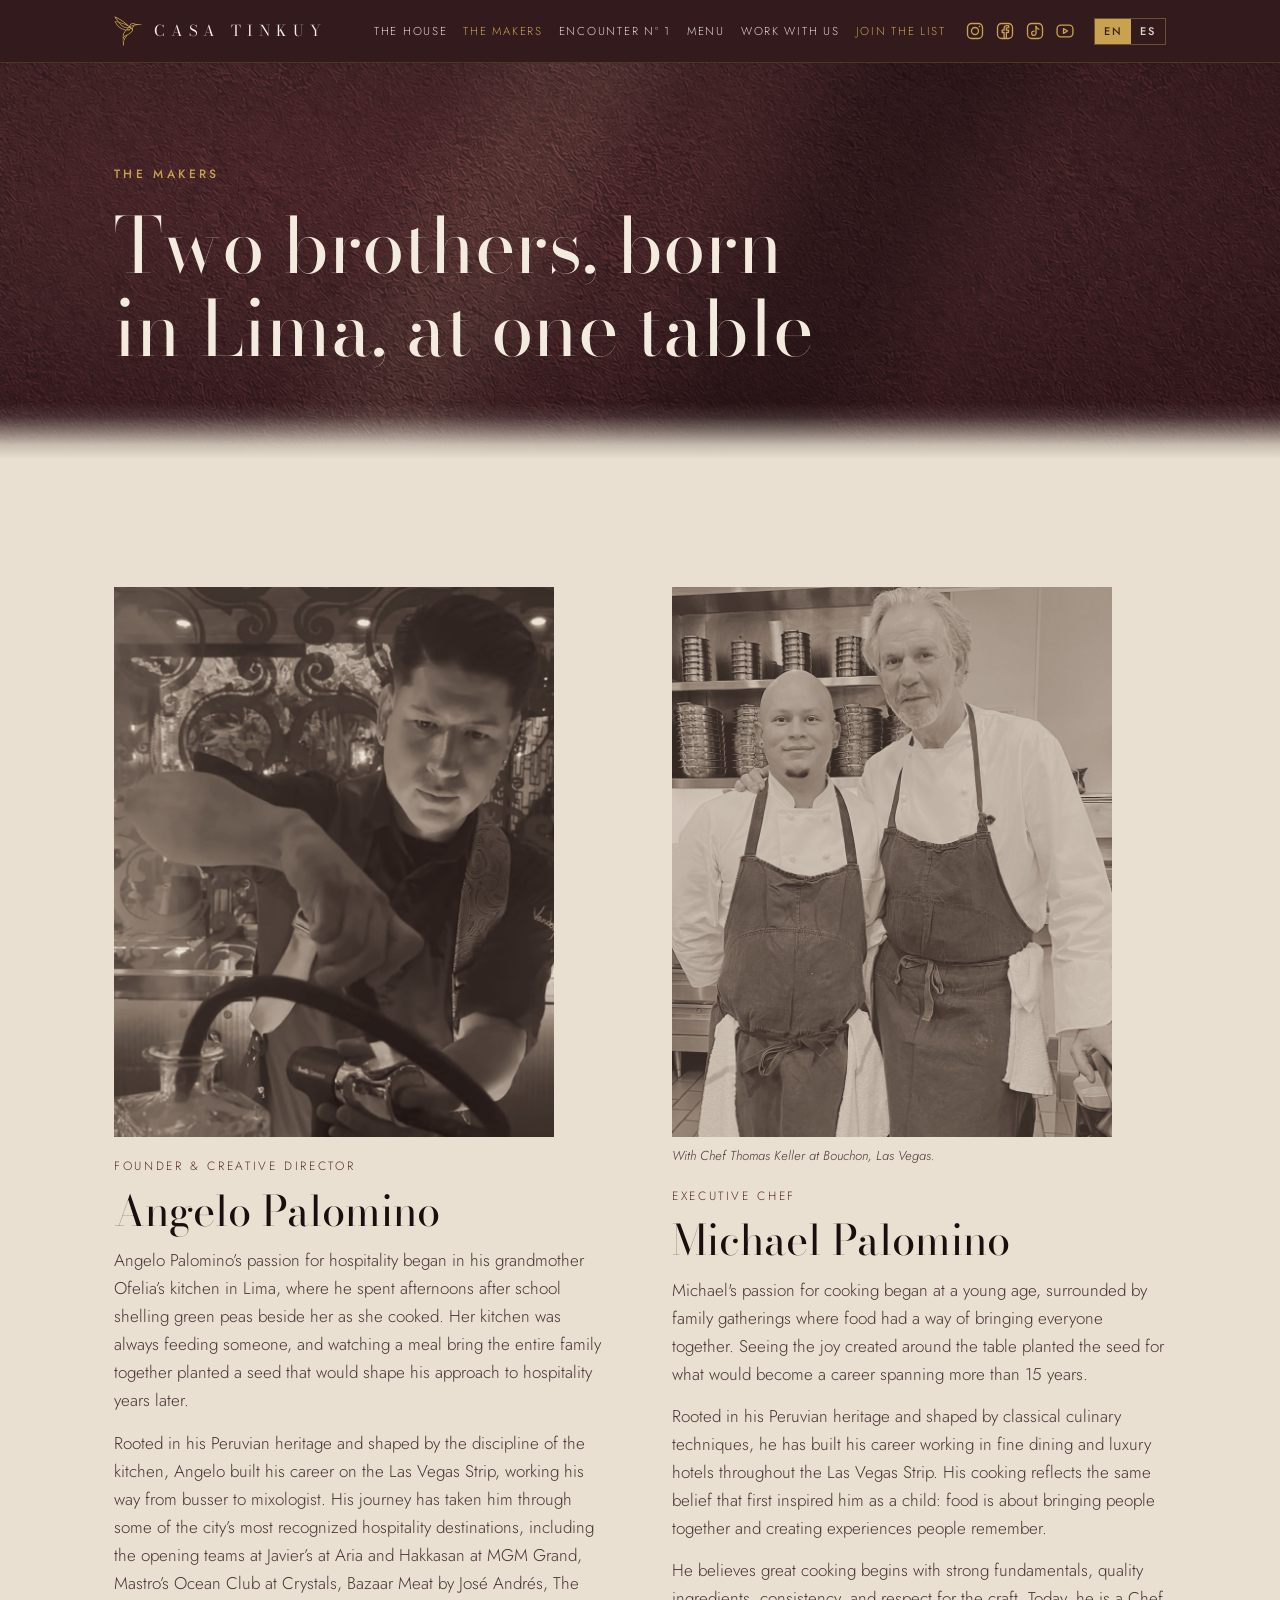
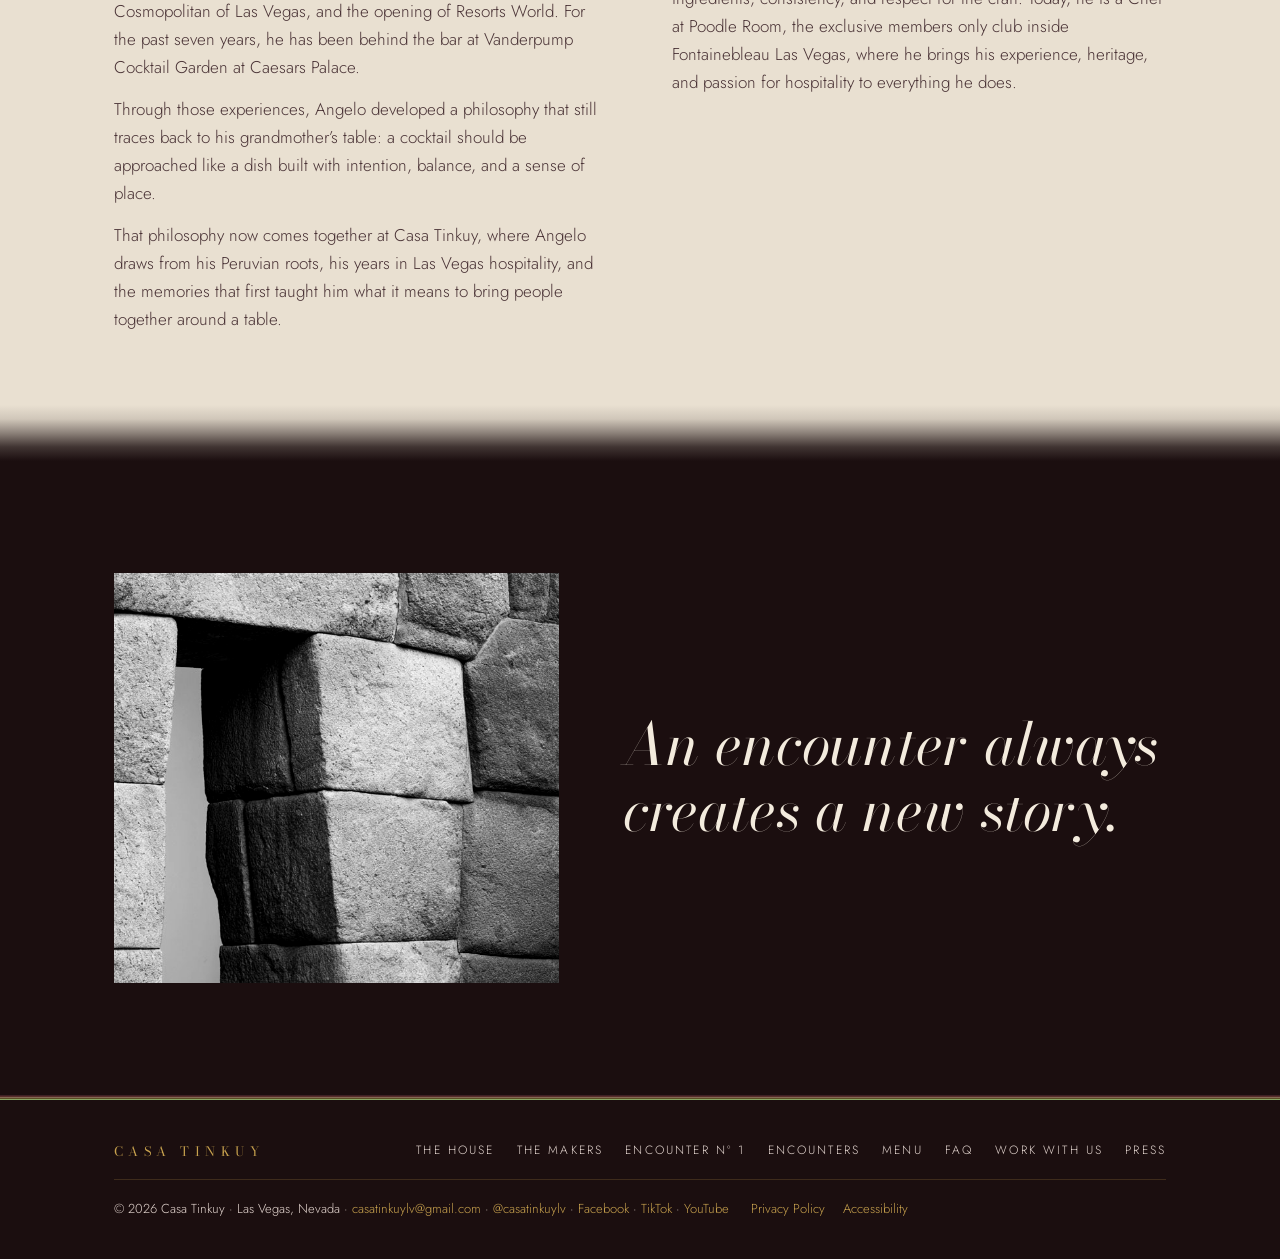
<file: makers.html>
<!doctype html>
<html lang="en">
<head>
<meta charset="utf-8">
<meta name="viewport" content="width=device-width, initial-scale=1, viewport-fit=cover">
<title>The Makers · Casa Tinkuy</title>
<meta name="description" content="Angelo Palomino, founder and mixologist, and Chef Michael Palomino, brothers born in Lima, Peru.">
<link rel="preconnect" href="https://fonts.googleapis.com">
<link rel="preconnect" href="https://fonts.gstatic.com" crossorigin>
<link rel="stylesheet" href="https://fonts.googleapis.com/css2?family=Bodoni+Moda:ital,opsz,wght@0,6..96,400;0,6..96,500;1,6..96,400&family=Jost:wght@300;400;500&display=swap">
<link rel="stylesheet" href="https://fonts.googleapis.com/css2?family=Newsreader:opsz,wght@6..72,400&display=swap">
<link rel="stylesheet" href="styles.css">
<meta property="og:title" content="The Makers · Casa Tinkuy">
<meta property="og:description" content="Angelo Palomino, founder and mixologist, and Chef Michael Palomino, brothers born in Lima, Peru.">
<meta property="og:type" content="website">
<meta property="og:url" content="https://casatinkuy.com/makers">
<meta property="og:image" content="https://casatinkuy.com/images/og-image.jpg">
<meta property="og:image:width" content="1200">
<meta property="og:image:height" content="630">
<meta name="twitter:card" content="summary_large_image">
<meta name="theme-color" content="#3E2124">
<link rel="icon" type="image/png" href="images/favicon.png">
<link rel="apple-touch-icon" href="images/logo-gold-sm.png">
<style>body{margin:0}img{max-width:100%}</style>
<link rel="canonical" href="https://casatinkuy.com/makers.html">
<script>
(function(){if(!/(^|\.)casatinkuy\.com$/.test(location.hostname))return;
var s=document.createElement("script");s.async=1;s.src="https://www.googletagmanager.com/gtag/js?id=G-Z47N3SJFXM";document.head.appendChild(s);
window.dataLayer=window.dataLayer||[];window.gtag=function(){dataLayer.push(arguments);};gtag("js",new Date());gtag("config","G-Z47N3SJFXM");
})();</script>
</head>
<body>
<header class="site">
  <div class="wrap">
    <a class="wordmark" href="index.html" aria-label="Casa Tinkuy, home">
      <img class="mark" src="images/logo-gold-sm.png" alt="" width="28" height="30">CASA TINKUY
    </a>
    <div class="right">
      <nav class="primary" id="menu" aria-label="Main">
        <a href="about.html" data-i18n="navH">The House</a>
        <a href="makers.html" aria-current="page" data-i18n="navM">The Makers</a>
        <a href="november-10.html" data-i18n="navE">Encounter Nº 1</a>
        <a href="menu.html" data-i18n="navMenu">Menu</a>
        <a href="work.html" data-i18n="navW">Work with us</a>
        <a class="cta" href="index.html#list" data-i18n="navList">Join the list</a>
        <div class="nav-social"><a class="ig" href="https://www.instagram.com/casatinkuylv/" target="_blank" rel="noopener" aria-label="Casa Tinkuy on Instagram">
        <svg viewBox="0 0 24 24" width="20" height="20" aria-hidden="true" fill="none" stroke="currentColor" stroke-width="1.6"><rect x="3" y="3" width="18" height="18" rx="5"/><circle cx="12" cy="12" r="4.2"/><circle cx="17.4" cy="6.6" r="1" fill="currentColor" stroke="none"/></svg>
      </a>
      <a class="ig fb" href="https://www.facebook.com/casatinkuy" target="_blank" rel="noopener" aria-label="Casa Tinkuy on Facebook">
        <svg viewBox="0 0 24 24" width="20" height="20" aria-hidden="true" fill="none" stroke="currentColor" stroke-width="1.6" stroke-linejoin="round"><rect x="3" y="3" width="18" height="18" rx="5"/><path d="M13.6 21v-7.2h2.4l.4-2.8h-2.8V9.4c0-.8.3-1.4 1.4-1.4h1.5V5.6c-.3 0-1.1-.1-2.1-.1-2.1 0-3.5 1.3-3.5 3.6V11H8.6v2.8h2.3V21"/></svg>
      </a>
      <a class="ig tt" href="https://www.tiktok.com/@casatinkuylv" target="_blank" rel="noopener" aria-label="Casa Tinkuy on TikTok">
        <svg viewBox="0 0 24 24" width="20" height="20" aria-hidden="true" fill="none" stroke="currentColor" stroke-width="1.6" stroke-linecap="round" stroke-linejoin="round"><rect x="3" y="3" width="18" height="18" rx="5"/><path d="M13.2 6.6v8.1a2.6 2.6 0 1 1-2.3-2.58"/><path d="M13.2 6.6c.4 1.8 1.6 2.9 3.5 3.1"/></svg>
      </a>
      <a class="ig yt" href="https://www.youtube.com/@CasaTinkuy" target="_blank" rel="noopener" aria-label="Casa Tinkuy on YouTube">
        <svg viewBox="0 0 24 24" width="20" height="20" aria-hidden="true" fill="none" stroke="currentColor" stroke-width="1.6" stroke-linejoin="round"><rect x="2.5" y="5" width="19" height="14" rx="4.5"/><path d="M10.2 9.2v5.6l4.8-2.8z"/></svg>
      </a></div>
      </nav>
      <span class="social"><a class="ig" href="https://www.instagram.com/casatinkuylv/" target="_blank" rel="noopener" aria-label="Casa Tinkuy on Instagram">
        <svg viewBox="0 0 24 24" width="20" height="20" aria-hidden="true" fill="none" stroke="currentColor" stroke-width="1.6"><rect x="3" y="3" width="18" height="18" rx="5"/><circle cx="12" cy="12" r="4.2"/><circle cx="17.4" cy="6.6" r="1" fill="currentColor" stroke="none"/></svg>
      </a>
      <a class="ig fb" href="https://www.facebook.com/casatinkuy" target="_blank" rel="noopener" aria-label="Casa Tinkuy on Facebook">
        <svg viewBox="0 0 24 24" width="20" height="20" aria-hidden="true" fill="none" stroke="currentColor" stroke-width="1.6" stroke-linejoin="round"><rect x="3" y="3" width="18" height="18" rx="5"/><path d="M13.6 21v-7.2h2.4l.4-2.8h-2.8V9.4c0-.8.3-1.4 1.4-1.4h1.5V5.6c-.3 0-1.1-.1-2.1-.1-2.1 0-3.5 1.3-3.5 3.6V11H8.6v2.8h2.3V21"/></svg>
      </a>
      <a class="ig tt" href="https://www.tiktok.com/@casatinkuylv" target="_blank" rel="noopener" aria-label="Casa Tinkuy on TikTok">
        <svg viewBox="0 0 24 24" width="20" height="20" aria-hidden="true" fill="none" stroke="currentColor" stroke-width="1.6" stroke-linecap="round" stroke-linejoin="round"><rect x="3" y="3" width="18" height="18" rx="5"/><path d="M13.2 6.6v8.1a2.6 2.6 0 1 1-2.3-2.58"/><path d="M13.2 6.6c.4 1.8 1.6 2.9 3.5 3.1"/></svg>
      </a>
      <a class="ig yt" href="https://www.youtube.com/@CasaTinkuy" target="_blank" rel="noopener" aria-label="Casa Tinkuy on YouTube">
        <svg viewBox="0 0 24 24" width="20" height="20" aria-hidden="true" fill="none" stroke="currentColor" stroke-width="1.6" stroke-linejoin="round"><rect x="2.5" y="5" width="19" height="14" rx="4.5"/><path d="M10.2 9.2v5.6l4.8-2.8z"/></svg>
      </a></span>
      <div class="lang" role="group" aria-label="Language">
        <button type="button" id="lang-en" data-lang="en" aria-pressed="true">EN</button>
        <button type="button" id="lang-es" data-lang="es" aria-pressed="false">ES</button>
      </div>
      <button type="button" class="menu-btn" aria-expanded="false" aria-controls="menu" aria-label="Menu"><span></span></button>
    </div>
  </div>
</header>

<main id="top">
  <section class="pagehead">
    <div class="wrap">
      <p class="label" data-i18n="phMLabel">The makers</p>
      <h1 data-i18n="phMTitle">Two brothers, born in Lima, at one table</h1>
    </div>
  </section>
  <section class="makers" id="makers">
    <div class="wrap">
      <div class="people">
        <article class="person">
          <figure class="portrait"><img src="images/angelo.jpg?v=2" alt="Angelo Palomino smoking a cocktail behind the bar" width="900" height="1125" loading="lazy"></figure>
          <p class="role" data-i18n="p1r">Founder &amp; Creative Director</p>
          <h3>Angelo Palomino</h3>
          <div class="bio" data-i18n="p1t"><p>Angelo Palomino’s passion for hospitality began in his grandmother Ofelia’s kitchen in Lima, where he spent afternoons after school shelling green peas beside her as she cooked. Her kitchen was always feeding someone, and watching a meal bring the entire family together planted a seed that would shape his approach to hospitality years later.</p><p>Rooted in his Peruvian heritage and shaped by the discipline of the kitchen, Angelo built his career on the Las Vegas Strip, working his way from busser to mixologist. His journey has taken him through some of the city’s most recognized hospitality destinations, including the opening teams at Javier’s at Aria and Hakkasan at MGM Grand, Mastro’s Ocean Club at Crystals, Bazaar Meat by José Andrés, The Cosmopolitan of Las Vegas, and the opening of Resorts World. For the past seven years, he has been behind the bar at Vanderpump Cocktail Garden at Caesars Palace.</p><p>Through those experiences, Angelo developed a philosophy that still traces back to his grandmother’s table: a cocktail should be approached like a dish built with intention, balance, and a sense of place.</p><p>That philosophy now comes together at Casa Tinkuy, where Angelo draws from his Peruvian roots, his years in Las Vegas hospitality, and the memories that first taught him what it means to bring people together around a table.</p></div>
        </article>
        <article class="person">
          <figure class="portrait"><img src="images/michael-keller.jpg" alt="Michael Palomino with Chef Thomas Keller in the kitchen at Bouchon" width="900" height="1125" loading="lazy"><figcaption data-i18n="p2cap">With Chef Thomas Keller at Bouchon, Las Vegas.</figcaption></figure>
          <p class="role" data-i18n="p2r">Executive Chef</p>
          <h3>Michael Palomino</h3>
          <div class="bio" data-i18n="p2t"><p>Michael's passion for cooking began at a young age, surrounded by family gatherings where food had a way of bringing everyone together. Seeing the joy created around the table planted the seed for what would become a career spanning more than 15 years.</p><p>Rooted in his Peruvian heritage and shaped by classical culinary techniques, he has built his career working in fine dining and luxury hotels throughout the Las Vegas Strip. His cooking reflects the same belief that first inspired him as a child: food is about bringing people together and creating experiences people remember.</p><p>He believes great cooking begins with strong fundamentals, quality ingredients, consistency, and respect for the craft. Today, he is a Chef at Poodle Room, the exclusive members only club inside Fontainebleau Las Vegas, where he brings his experience, heritage, and passion for hospitality to everything he does.</p></div>
        </article>
      </div>
    </div>
  </section>
  <section class="band">
    <div class="wrap">
      <img src="images/stone.jpg" alt="Close view of large fitted stone blocks beside a doorway" width="678" height="625">
      <blockquote data-i18n="quote">An encounter always creates a new story.</blockquote>
    </div>
  </section>
</main>

<div class="strata end" aria-hidden="true"></div>
<footer class="site">
  <div class="wrap">
    <a class="wordmark" href="index.html">CASA TINKUY</a>
    <nav class="foot-nav" aria-label="Footer">
      <a href="about.html" data-i18n="navH">The House</a>
      <a href="makers.html" data-i18n="navM">The Makers</a>
      <a href="november-10.html" data-i18n="navE">Encounter Nº 1</a>
      <a href="encounters.html" data-i18n="navEnc">Encounters</a>
      <a href="menu.html" data-i18n="navMenu">Menu</a>
      <a href="november-10.html#faq" data-i18n="ftFaq">FAQ</a>
      <a href="work.html" data-i18n="navW">Work with us</a>
      <a href="work.html#press" data-i18n="ftPress">Press</a>
    </nav>
    <span class="foot-meta">© 2026 Casa Tinkuy · Las Vegas, Nevada · <a href="mailto:casatinkuylv@gmail.com">casatinkuylv@gmail.com</a> · <a href="https://www.instagram.com/casatinkuylv/" target="_blank" rel="noopener">@casatinkuylv</a> · <a href="https://www.facebook.com/casatinkuy" target="_blank" rel="noopener">Facebook</a> · <a href="https://www.tiktok.com/@casatinkuylv" target="_blank" rel="noopener">TikTok</a> · <a href="https://www.youtube.com/@CasaTinkuy" target="_blank" rel="noopener">YouTube</a>
      <span class="legal-links"><a href="privacy.html" data-i18n="ftPriv">Privacy Policy</a><a href="accessibility.html" data-i18n="ftAcc">Accessibility</a></span></span>
  </div>
</footer>

<script src="site.js"></script>
</body>
</html>
</file>
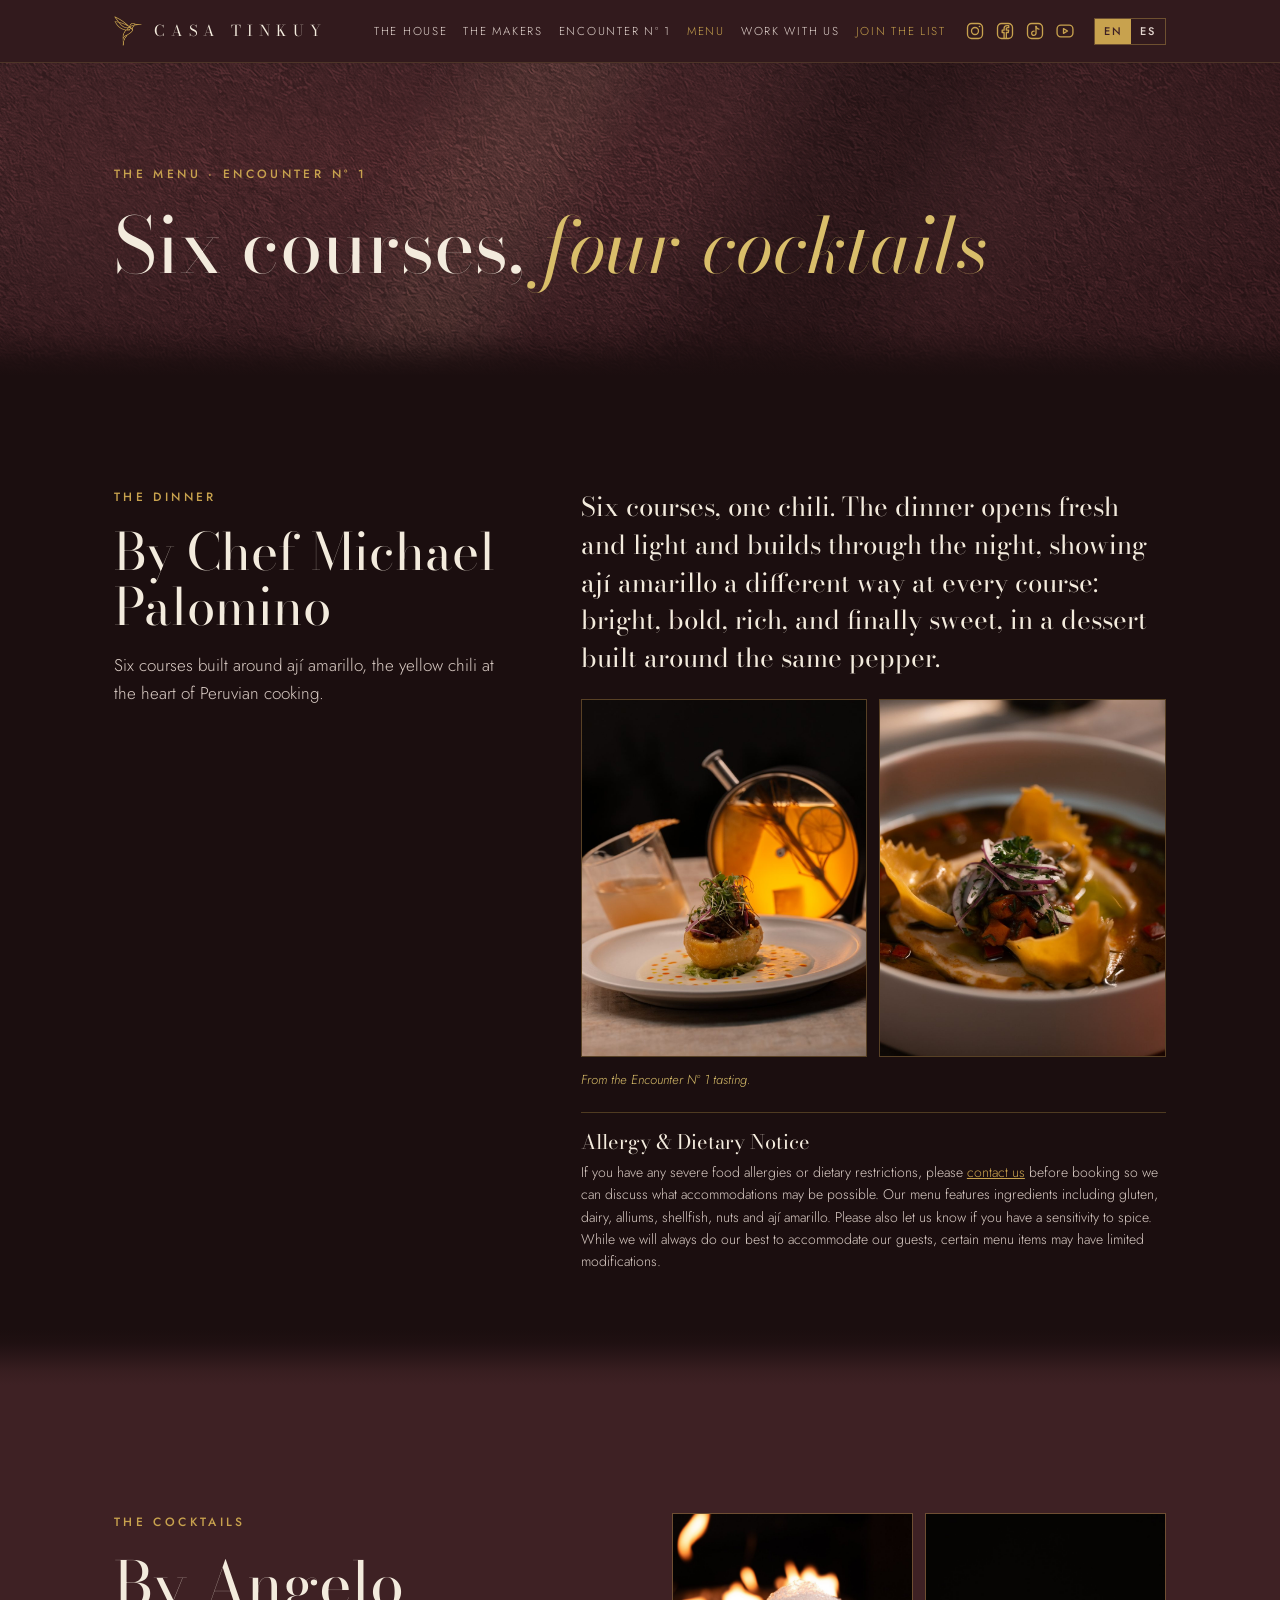
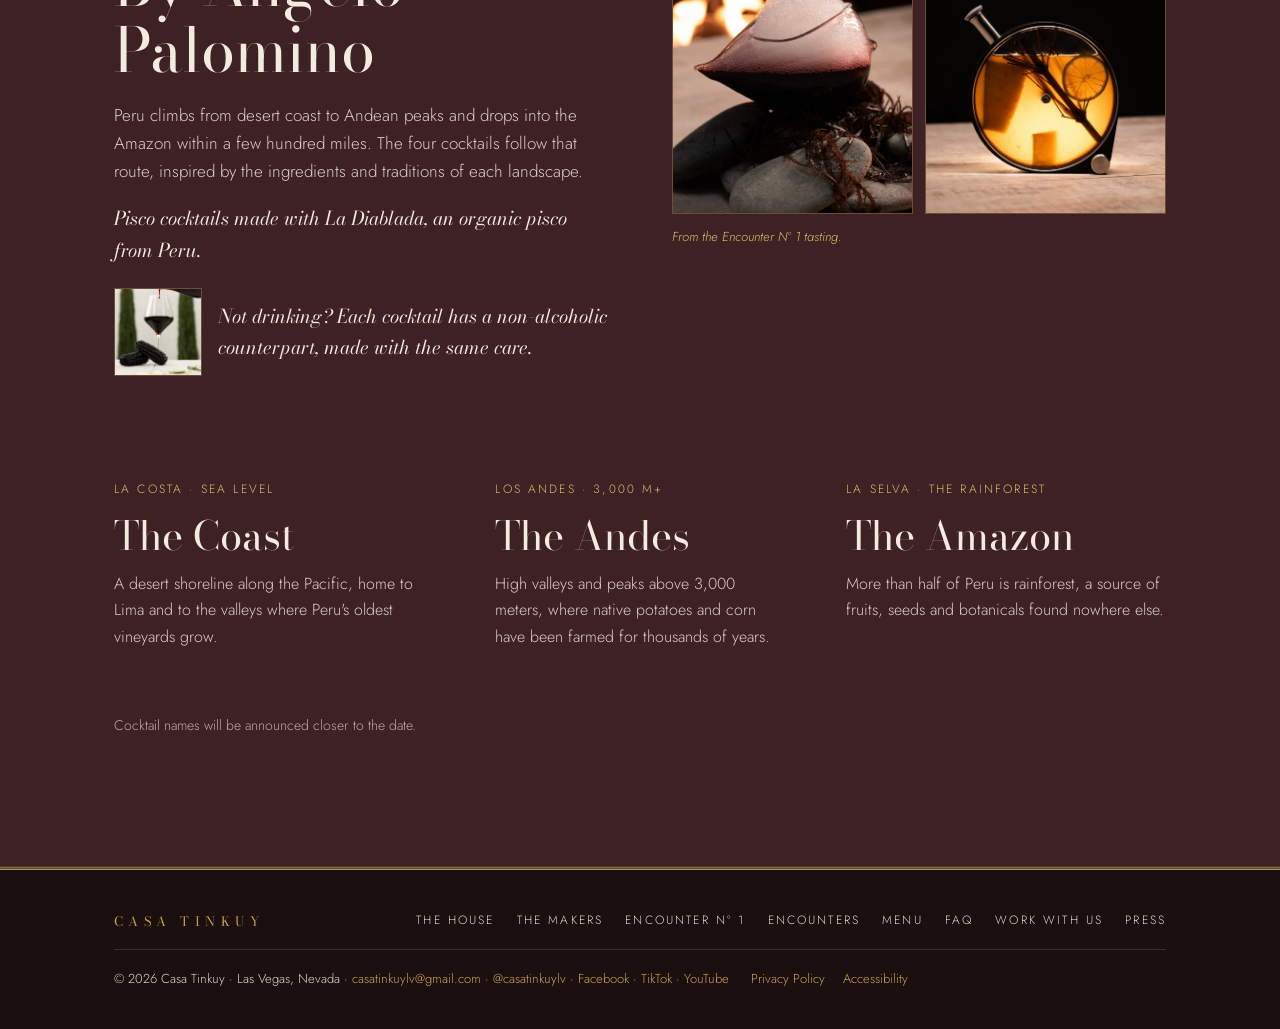
<file: menu.html>
<!doctype html>
<html lang="en">
<head>
<meta charset="utf-8">
<meta name="viewport" content="width=device-width, initial-scale=1, viewport-fit=cover">
<title>Menu · Casa Tinkuy</title>
<meta name="description" content="The Casa Tinkuy menu: six Peruvian courses by Chef Michael Palomino and four cocktails by Angelo Palomino.">
<link rel="preconnect" href="https://fonts.googleapis.com">
<link rel="preconnect" href="https://fonts.gstatic.com" crossorigin>
<link rel="stylesheet" href="https://fonts.googleapis.com/css2?family=Bodoni+Moda:ital,opsz,wght@0,6..96,400;0,6..96,500;1,6..96,400&family=Jost:wght@300;400;500&display=swap">
<link rel="stylesheet" href="https://fonts.googleapis.com/css2?family=Newsreader:opsz,wght@6..72,400&display=swap">
<link rel="stylesheet" href="styles.css">
<meta property="og:title" content="Menu · Casa Tinkuy">
<meta property="og:description" content="The Casa Tinkuy menu: six Peruvian courses by Chef Michael Palomino and four cocktails by Angelo Palomino.">
<meta property="og:type" content="website">
<meta property="og:url" content="https://casatinkuy.com/menu">
<meta property="og:image" content="https://casatinkuy.com/images/og-image.jpg">
<meta property="og:image:width" content="1200">
<meta property="og:image:height" content="630">
<meta name="twitter:card" content="summary_large_image">
<meta name="theme-color" content="#3E2124">
<link rel="icon" type="image/png" href="images/favicon.png">
<link rel="apple-touch-icon" href="images/logo-gold-sm.png">
<style>body{margin:0}img{max-width:100%}</style>
<link rel="canonical" href="https://casatinkuy.com/menu.html">
<script>
(function(){if(!/(^|\.)casatinkuy\.com$/.test(location.hostname))return;
var s=document.createElement("script");s.async=1;s.src="https://www.googletagmanager.com/gtag/js?id=G-Z47N3SJFXM";document.head.appendChild(s);
window.dataLayer=window.dataLayer||[];window.gtag=function(){dataLayer.push(arguments);};gtag("js",new Date());gtag("config","G-Z47N3SJFXM");
})();</script>
</head>
<body>
<header class="site">
  <div class="wrap">
    <a class="wordmark" href="index.html" aria-label="Casa Tinkuy, home">
      <img class="mark" src="images/logo-gold-sm.png" alt="" width="28" height="30">CASA TINKUY
    </a>
    <div class="right">
      <nav class="primary" id="menu" aria-label="Main">
        <a href="about.html" data-i18n="navH">The House</a>
        <a href="makers.html" data-i18n="navM">The Makers</a>
        <a href="november-10.html" data-i18n="navE">Encounter Nº 1</a>
        <a href="menu.html" aria-current="page" data-i18n="navMenu">Menu</a>
        <a href="work.html" data-i18n="navW">Work with us</a>
        <a class="cta" href="index.html#list" data-i18n="navList">Join the list</a>
        <div class="nav-social"><a class="ig" href="https://www.instagram.com/casatinkuylv/" target="_blank" rel="noopener" aria-label="Casa Tinkuy on Instagram">
        <svg viewBox="0 0 24 24" width="20" height="20" aria-hidden="true" fill="none" stroke="currentColor" stroke-width="1.6"><rect x="3" y="3" width="18" height="18" rx="5"/><circle cx="12" cy="12" r="4.2"/><circle cx="17.4" cy="6.6" r="1" fill="currentColor" stroke="none"/></svg>
      </a>
      <a class="ig fb" href="https://www.facebook.com/casatinkuy" target="_blank" rel="noopener" aria-label="Casa Tinkuy on Facebook">
        <svg viewBox="0 0 24 24" width="20" height="20" aria-hidden="true" fill="none" stroke="currentColor" stroke-width="1.6" stroke-linejoin="round"><rect x="3" y="3" width="18" height="18" rx="5"/><path d="M13.6 21v-7.2h2.4l.4-2.8h-2.8V9.4c0-.8.3-1.4 1.4-1.4h1.5V5.6c-.3 0-1.1-.1-2.1-.1-2.1 0-3.5 1.3-3.5 3.6V11H8.6v2.8h2.3V21"/></svg>
      </a>
      <a class="ig tt" href="https://www.tiktok.com/@casatinkuylv" target="_blank" rel="noopener" aria-label="Casa Tinkuy on TikTok">
        <svg viewBox="0 0 24 24" width="20" height="20" aria-hidden="true" fill="none" stroke="currentColor" stroke-width="1.6" stroke-linecap="round" stroke-linejoin="round"><rect x="3" y="3" width="18" height="18" rx="5"/><path d="M13.2 6.6v8.1a2.6 2.6 0 1 1-2.3-2.58"/><path d="M13.2 6.6c.4 1.8 1.6 2.9 3.5 3.1"/></svg>
      </a>
      <a class="ig yt" href="https://www.youtube.com/@CasaTinkuy" target="_blank" rel="noopener" aria-label="Casa Tinkuy on YouTube">
        <svg viewBox="0 0 24 24" width="20" height="20" aria-hidden="true" fill="none" stroke="currentColor" stroke-width="1.6" stroke-linejoin="round"><rect x="2.5" y="5" width="19" height="14" rx="4.5"/><path d="M10.2 9.2v5.6l4.8-2.8z"/></svg>
      </a></div>
      </nav>
      <span class="social"><a class="ig" href="https://www.instagram.com/casatinkuylv/" target="_blank" rel="noopener" aria-label="Casa Tinkuy on Instagram">
        <svg viewBox="0 0 24 24" width="20" height="20" aria-hidden="true" fill="none" stroke="currentColor" stroke-width="1.6"><rect x="3" y="3" width="18" height="18" rx="5"/><circle cx="12" cy="12" r="4.2"/><circle cx="17.4" cy="6.6" r="1" fill="currentColor" stroke="none"/></svg>
      </a>
      <a class="ig fb" href="https://www.facebook.com/casatinkuy" target="_blank" rel="noopener" aria-label="Casa Tinkuy on Facebook">
        <svg viewBox="0 0 24 24" width="20" height="20" aria-hidden="true" fill="none" stroke="currentColor" stroke-width="1.6" stroke-linejoin="round"><rect x="3" y="3" width="18" height="18" rx="5"/><path d="M13.6 21v-7.2h2.4l.4-2.8h-2.8V9.4c0-.8.3-1.4 1.4-1.4h1.5V5.6c-.3 0-1.1-.1-2.1-.1-2.1 0-3.5 1.3-3.5 3.6V11H8.6v2.8h2.3V21"/></svg>
      </a>
      <a class="ig tt" href="https://www.tiktok.com/@casatinkuylv" target="_blank" rel="noopener" aria-label="Casa Tinkuy on TikTok">
        <svg viewBox="0 0 24 24" width="20" height="20" aria-hidden="true" fill="none" stroke="currentColor" stroke-width="1.6" stroke-linecap="round" stroke-linejoin="round"><rect x="3" y="3" width="18" height="18" rx="5"/><path d="M13.2 6.6v8.1a2.6 2.6 0 1 1-2.3-2.58"/><path d="M13.2 6.6c.4 1.8 1.6 2.9 3.5 3.1"/></svg>
      </a>
      <a class="ig yt" href="https://www.youtube.com/@CasaTinkuy" target="_blank" rel="noopener" aria-label="Casa Tinkuy on YouTube">
        <svg viewBox="0 0 24 24" width="20" height="20" aria-hidden="true" fill="none" stroke="currentColor" stroke-width="1.6" stroke-linejoin="round"><rect x="2.5" y="5" width="19" height="14" rx="4.5"/><path d="M10.2 9.2v5.6l4.8-2.8z"/></svg>
      </a></span>
      <div class="lang" role="group" aria-label="Language">
        <button type="button" id="lang-en" data-lang="en" aria-pressed="true">EN</button>
        <button type="button" id="lang-es" data-lang="es" aria-pressed="false">ES</button>
      </div>
      <button type="button" class="menu-btn" aria-expanded="false" aria-controls="menu" aria-label="Menu"><span></span></button>
    </div>
  </div>
</header>

<main id="top">
  <section class="pagehead">
    <div class="wrap">
      <p class="label" data-i18n="phMnLabel">The menu · Encounter Nº 1</p>
      <h1 data-i18n="phMnTitle">Six courses, <em>four cocktails</em></h1>
    </div>
  </section>
  <section class="menu-dinner">
    <div class="wrap">
      <div class="head">
        <p class="label" data-i18n="mnLabel">The dinner</p>
        <h2 data-i18n="mnTitle">By Chef Michael Palomino</h2>
        <p data-i18n="mnText">Six courses built around ají amarillo, the yellow chili at the heart of Peruvian cooking.</p>
      </div>
      <div class="menu-body">
        <p class="menu-arc" data-i18n="mnArc">Six courses, one chili. The dinner opens fresh and light and builds through the night, showing ají amarillo a different way at every course: bright, bold, rich, and finally sweet, in a dessert built around the same pepper.</p>
        <div class="menu-photos">
          <figure><img src="images/menu-course.jpg" alt="A plated course on a white dish, with pisco cocktails glowing in warm light behind it" width="933" height="1400" loading="lazy"></figure>
          <figure><img src="images/menu-cappelletti.jpg" alt="Handmade cappelletti in a rich sauce, topped with red onion and herbs" width="983" height="1400" loading="lazy"></figure>
          <figcaption data-i18n="mnCap">From the Encounter Nº 1 tasting.</figcaption>
        </div>
        <div class="allergy-notice"><h3 data-i18n="alT">Allergy &amp; Dietary Notice</h3><p data-i18n="alP">If you have any severe food allergies or dietary restrictions, please <a href="mailto:casatinkuylv@gmail.com">contact us</a> before booking so we can discuss what accommodations may be possible. Our menu features ingredients including gluten, dairy, alliums, shellfish, nuts and ají amarillo. Please also let us know if you have a sensitivity to spice. While we will always do our best to accommodate our guests, certain menu items may have limited modifications.</p></div>
      </div>
    </div>
  </section>
  <section class="program" id="program">
    <div class="wrap">
      <div class="program-top">
      <div class="head">
        <p class="label" data-i18n="prLabel2">The cocktails</p>
        <h2 data-i18n="prTitle2">By Angelo Palomino</h2>
        <p data-i18n="prText2">Peru climbs from desert coast to Andean peaks and drops into the Amazon within a few hundred miles. The four cocktails follow that route, inspired by the ingredients and traditions of each landscape.</p>
        <p class="pisco" data-i18n="prPisco">Pisco cocktails made with La Diablada, an organic pisco from Peru.</p>
      </div>
      <div class="menu-photos cocktail-pair">
          <figure><img src="images/menu-cocktail.jpg" alt="A purple pisco cocktail with a foam top, served in a shell-shaped glass on river stones and seaweed, with firelight behind" width="1200" height="1500" loading="lazy"></figure>
          <figure><img src="images/menu-amber.jpg" alt="An amber pisco cocktail in a round glass vessel with a lime wheel and a dried stalk, lit warmly against a dark background" width="1000" height="1500" loading="lazy"></figure>
          <figcaption data-i18n="mnCap">From the Encounter Nº 1 tasting.</figcaption>
        </div>
      <div class="na-line"><img src="images/menu-chicha.jpg" alt="Chicha morada, the Peruvian purple corn drink, poured into a glass beside ears of purple corn" width="360" height="360" loading="lazy"><p class="pisco" data-i18n="prNA">Not drinking? Each cocktail has a non-alcoholic counterpart, made with the same care.</p></div>
      </div>
      <div class="regions">
        <article class="region">
          <p class="alt" data-i18n="r1a">La Costa · sea level</p>
          <h3 data-i18n="r1t">The Coast</h3>
          <p data-i18n="r1p">A desert shoreline along the Pacific, home to Lima and to the valleys where Peru's oldest vineyards grow.</p>
        </article>
        <article class="region">
          <p class="alt" data-i18n="r2a">Los Andes · 3,000 m+</p>
          <h3 data-i18n="r2t">The Andes</h3>
          <p data-i18n="r2p">High valleys and peaks above 3,000 meters, where native potatoes and corn have been farmed for thousands of years.</p>
        </article>
        <article class="region">
          <p class="alt" data-i18n="r3a">La Selva · the rainforest</p>
          <h3 data-i18n="r3t">The Amazon</h3>
          <p data-i18n="r3p">More than half of Peru is rainforest, a source of fruits, seeds and botanicals found nowhere else.</p>
        </article>
      </div>
      <p class="note" data-i18n="prNote2">Cocktail names will be announced closer to the date.</p>
    </div>
  </section>
</main>

<div class="strata end" aria-hidden="true"></div>
<footer class="site">
  <div class="wrap">
    <a class="wordmark" href="index.html">CASA TINKUY</a>
    <nav class="foot-nav" aria-label="Footer">
      <a href="about.html" data-i18n="navH">The House</a>
      <a href="makers.html" data-i18n="navM">The Makers</a>
      <a href="november-10.html" data-i18n="navE">Encounter Nº 1</a>
      <a href="encounters.html" data-i18n="navEnc">Encounters</a>
      <a href="menu.html" data-i18n="navMenu">Menu</a>
      <a href="november-10.html#faq" data-i18n="ftFaq">FAQ</a>
      <a href="work.html" data-i18n="navW">Work with us</a>
      <a href="work.html#press" data-i18n="ftPress">Press</a>
    </nav>
    <span class="foot-meta">© 2026 Casa Tinkuy · Las Vegas, Nevada · <a href="mailto:casatinkuylv@gmail.com">casatinkuylv@gmail.com</a> · <a href="https://www.instagram.com/casatinkuylv/" target="_blank" rel="noopener">@casatinkuylv</a> · <a href="https://www.facebook.com/casatinkuy" target="_blank" rel="noopener">Facebook</a> · <a href="https://www.tiktok.com/@casatinkuylv" target="_blank" rel="noopener">TikTok</a> · <a href="https://www.youtube.com/@CasaTinkuy" target="_blank" rel="noopener">YouTube</a>
      <span class="legal-links"><a href="privacy.html" data-i18n="ftPriv">Privacy Policy</a><a href="accessibility.html" data-i18n="ftAcc">Accessibility</a></span></span>
  </div>
</footer>

<script src="site.js"></script>
</body>
</html>
</file>
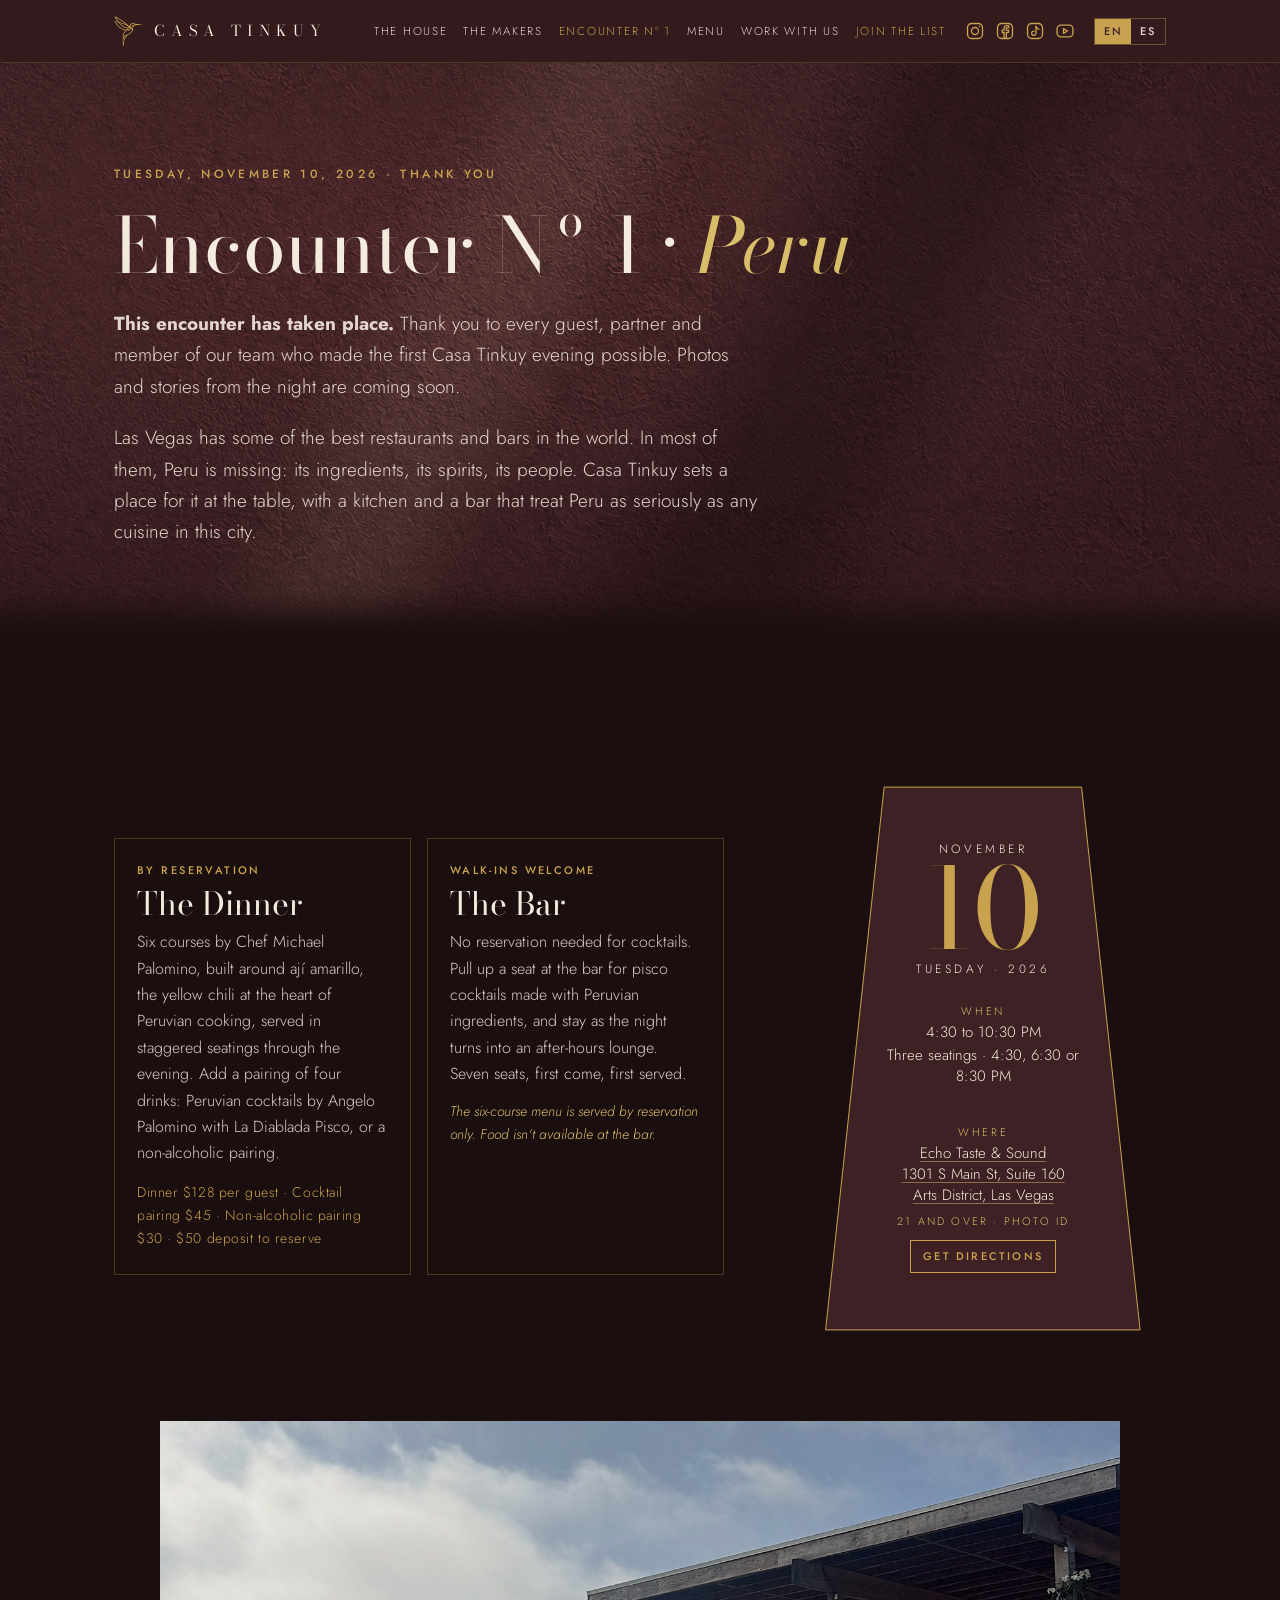
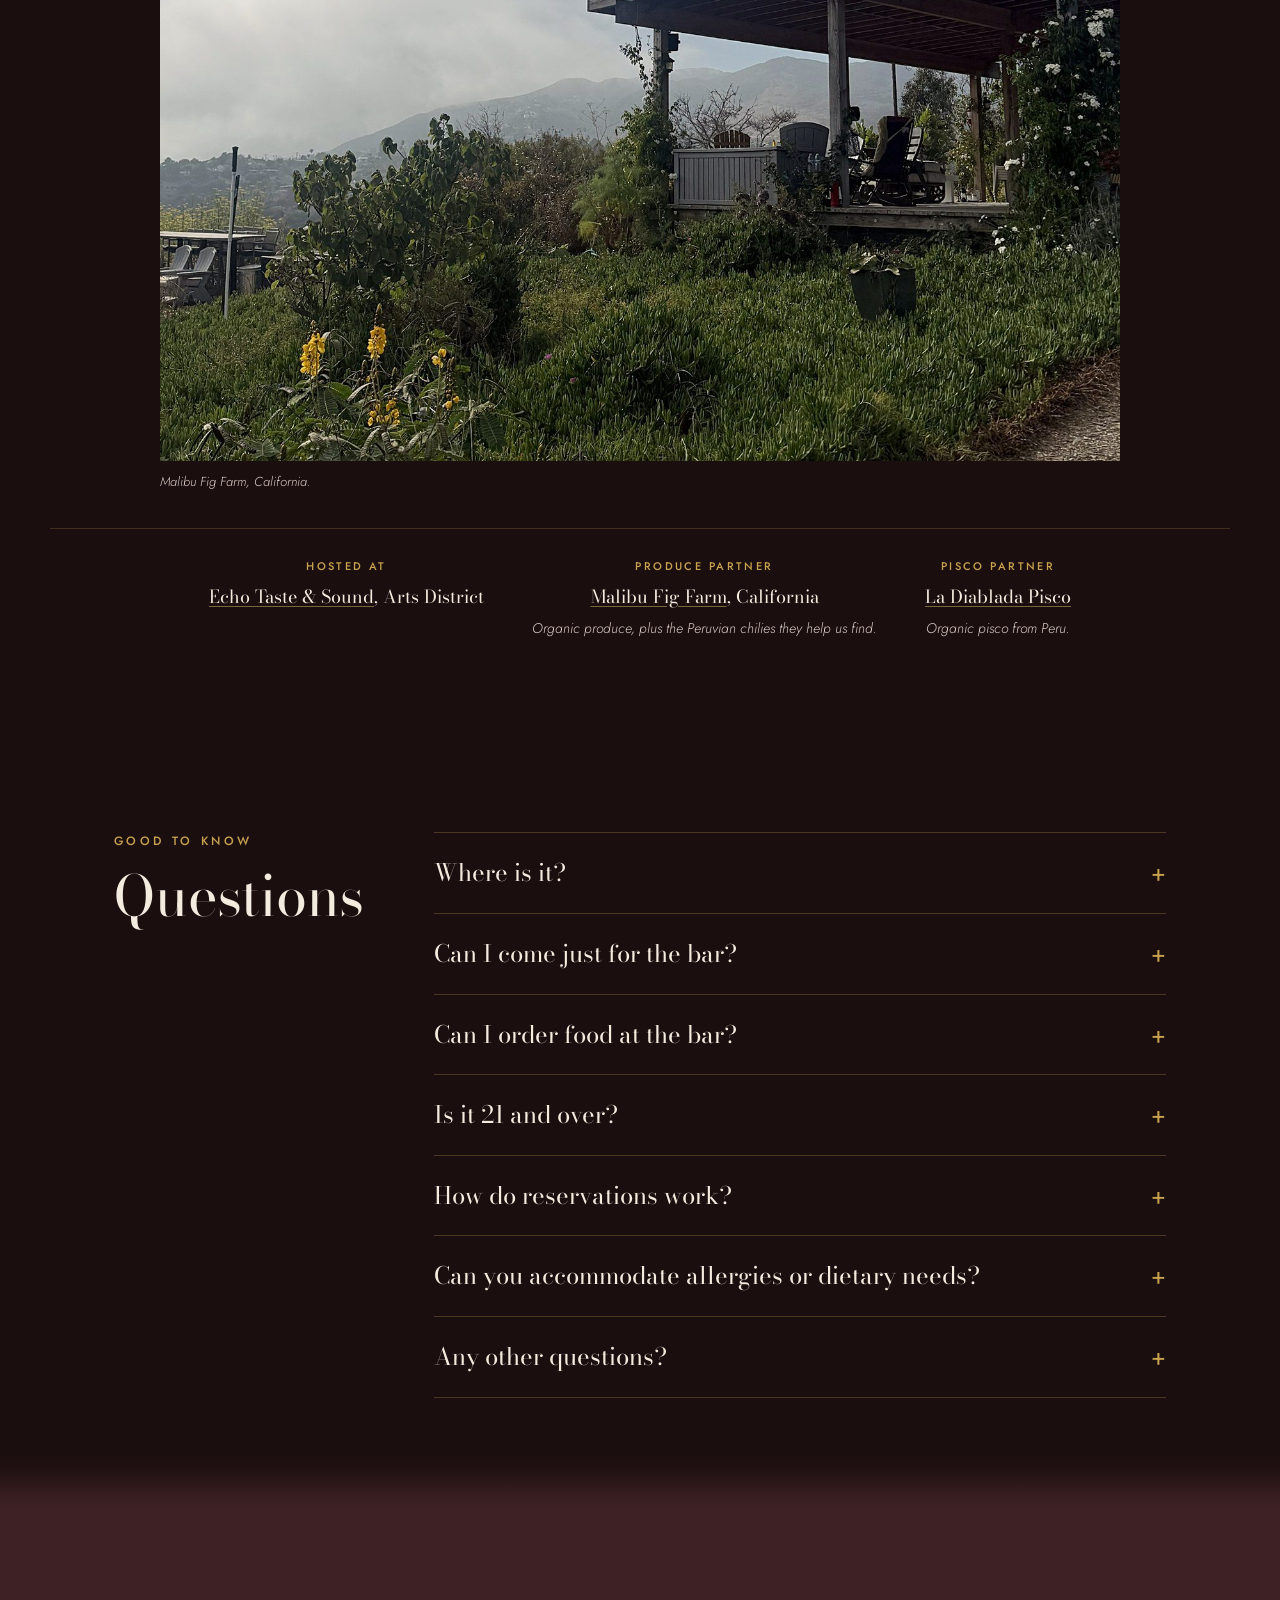
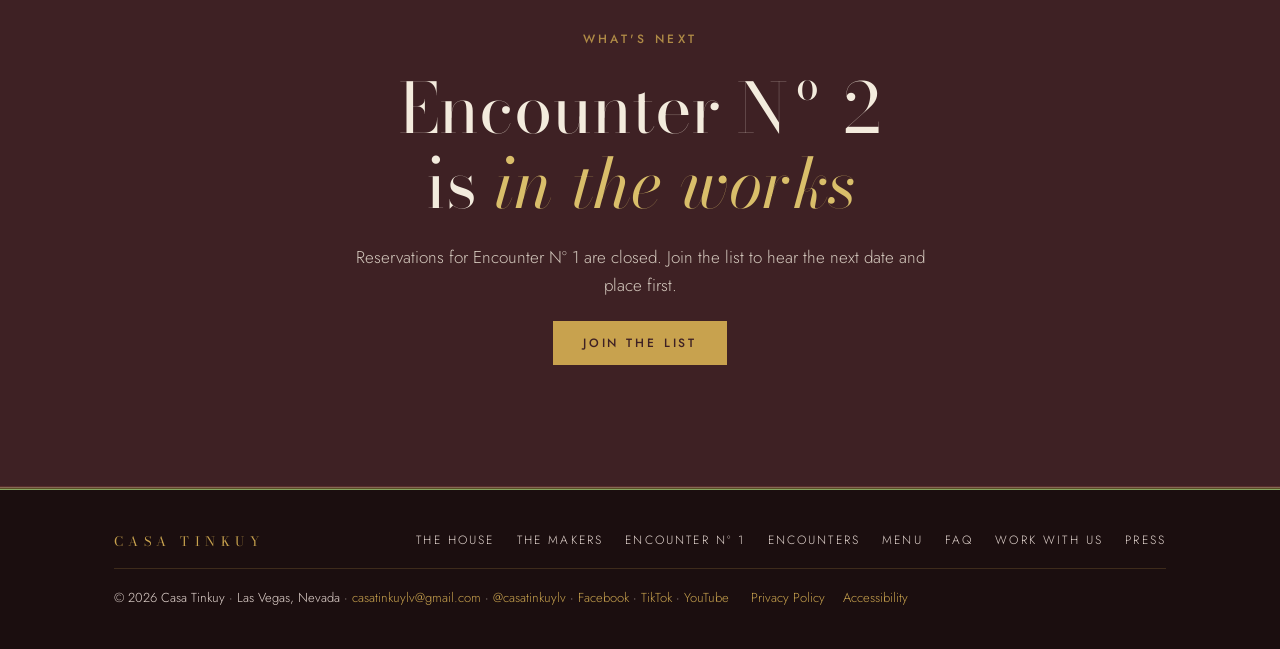
<file: november-10.html>
<!doctype html>
<html lang="en">
<head>
<meta charset="utf-8">
<meta name="viewport" content="width=device-width, initial-scale=1, viewport-fit=cover">
<title>Encounter Nº 1 · Peru · Casa Tinkuy</title>
<meta name="description" content="The first Casa Tinkuy encounter: a six-course Peruvian dinner and cocktails at Echo Taste &amp; Sound, Las Vegas. Tuesday, November 10, 2026.">
<link rel="preconnect" href="https://fonts.googleapis.com">
<link rel="preconnect" href="https://fonts.gstatic.com" crossorigin>
<link rel="stylesheet" href="https://fonts.googleapis.com/css2?family=Bodoni+Moda:ital,opsz,wght@0,6..96,400;0,6..96,500;1,6..96,400&family=Jost:wght@300;400;500&display=swap">
<link rel="stylesheet" href="https://fonts.googleapis.com/css2?family=Newsreader:opsz,wght@6..72,400&display=swap">
<link rel="stylesheet" href="styles.css">
<meta property="og:title" content="Encounter Nº 1 · Peru · Casa Tinkuy">
<meta property="og:description" content="The first Casa Tinkuy encounter: a six-course Peruvian dinner and cocktails at Echo Taste &amp; Sound, Las Vegas. Tuesday, November 10, 2026.">
<meta property="og:type" content="website">
<meta property="og:url" content="https://casatinkuy.com/november-10">
<meta property="og:image" content="https://casatinkuy.com/images/og-image.jpg">
<meta property="og:image:width" content="1200">
<meta property="og:image:height" content="630">
<meta name="twitter:card" content="summary_large_image">
<meta name="theme-color" content="#3E2124">
<link rel="icon" type="image/png" href="images/favicon.png">
<link rel="apple-touch-icon" href="images/logo-gold-sm.png">
<style>body{margin:0}img{max-width:100%}</style>
<link rel="canonical" href="https://casatinkuy.com/november-10.html">
<script>
(function(){if(!/(^|\.)casatinkuy\.com$/.test(location.hostname))return;
var s=document.createElement("script");s.async=1;s.src="https://www.googletagmanager.com/gtag/js?id=G-Z47N3SJFXM";document.head.appendChild(s);
window.dataLayer=window.dataLayer||[];window.gtag=function(){dataLayer.push(arguments);};gtag("js",new Date());gtag("config","G-Z47N3SJFXM");
})();</script>
</head>
<body>
<header class="site">
  <div class="wrap">
    <a class="wordmark" href="index.html" aria-label="Casa Tinkuy, home">
      <img class="mark" src="images/logo-gold-sm.png" alt="" width="28" height="30">CASA TINKUY
    </a>
    <div class="right">
      <nav class="primary" id="menu" aria-label="Main">
        <a href="about.html" data-i18n="navH">The House</a>
        <a href="makers.html" data-i18n="navM">The Makers</a>
        <a href="november-10.html" aria-current="page" data-i18n="navE">Encounter Nº 1</a>
        <a href="menu.html" data-i18n="navMenu">Menu</a>
        <a href="work.html" data-i18n="navW">Work with us</a>
        <a class="cta" href="index.html#list" data-i18n="navList">Join the list</a>
        <div class="nav-social"><a class="ig" href="https://www.instagram.com/casatinkuylv/" target="_blank" rel="noopener" aria-label="Casa Tinkuy on Instagram">
        <svg viewBox="0 0 24 24" width="20" height="20" aria-hidden="true" fill="none" stroke="currentColor" stroke-width="1.6"><rect x="3" y="3" width="18" height="18" rx="5"/><circle cx="12" cy="12" r="4.2"/><circle cx="17.4" cy="6.6" r="1" fill="currentColor" stroke="none"/></svg>
      </a>
      <a class="ig fb" href="https://www.facebook.com/casatinkuy" target="_blank" rel="noopener" aria-label="Casa Tinkuy on Facebook">
        <svg viewBox="0 0 24 24" width="20" height="20" aria-hidden="true" fill="none" stroke="currentColor" stroke-width="1.6" stroke-linejoin="round"><rect x="3" y="3" width="18" height="18" rx="5"/><path d="M13.6 21v-7.2h2.4l.4-2.8h-2.8V9.4c0-.8.3-1.4 1.4-1.4h1.5V5.6c-.3 0-1.1-.1-2.1-.1-2.1 0-3.5 1.3-3.5 3.6V11H8.6v2.8h2.3V21"/></svg>
      </a>
      <a class="ig tt" href="https://www.tiktok.com/@casatinkuylv" target="_blank" rel="noopener" aria-label="Casa Tinkuy on TikTok">
        <svg viewBox="0 0 24 24" width="20" height="20" aria-hidden="true" fill="none" stroke="currentColor" stroke-width="1.6" stroke-linecap="round" stroke-linejoin="round"><rect x="3" y="3" width="18" height="18" rx="5"/><path d="M13.2 6.6v8.1a2.6 2.6 0 1 1-2.3-2.58"/><path d="M13.2 6.6c.4 1.8 1.6 2.9 3.5 3.1"/></svg>
      </a>
      <a class="ig yt" href="https://www.youtube.com/@CasaTinkuy" target="_blank" rel="noopener" aria-label="Casa Tinkuy on YouTube">
        <svg viewBox="0 0 24 24" width="20" height="20" aria-hidden="true" fill="none" stroke="currentColor" stroke-width="1.6" stroke-linejoin="round"><rect x="2.5" y="5" width="19" height="14" rx="4.5"/><path d="M10.2 9.2v5.6l4.8-2.8z"/></svg>
      </a></div>
      </nav>
      <span class="social"><a class="ig" href="https://www.instagram.com/casatinkuylv/" target="_blank" rel="noopener" aria-label="Casa Tinkuy on Instagram">
        <svg viewBox="0 0 24 24" width="20" height="20" aria-hidden="true" fill="none" stroke="currentColor" stroke-width="1.6"><rect x="3" y="3" width="18" height="18" rx="5"/><circle cx="12" cy="12" r="4.2"/><circle cx="17.4" cy="6.6" r="1" fill="currentColor" stroke="none"/></svg>
      </a>
      <a class="ig fb" href="https://www.facebook.com/casatinkuy" target="_blank" rel="noopener" aria-label="Casa Tinkuy on Facebook">
        <svg viewBox="0 0 24 24" width="20" height="20" aria-hidden="true" fill="none" stroke="currentColor" stroke-width="1.6" stroke-linejoin="round"><rect x="3" y="3" width="18" height="18" rx="5"/><path d="M13.6 21v-7.2h2.4l.4-2.8h-2.8V9.4c0-.8.3-1.4 1.4-1.4h1.5V5.6c-.3 0-1.1-.1-2.1-.1-2.1 0-3.5 1.3-3.5 3.6V11H8.6v2.8h2.3V21"/></svg>
      </a>
      <a class="ig tt" href="https://www.tiktok.com/@casatinkuylv" target="_blank" rel="noopener" aria-label="Casa Tinkuy on TikTok">
        <svg viewBox="0 0 24 24" width="20" height="20" aria-hidden="true" fill="none" stroke="currentColor" stroke-width="1.6" stroke-linecap="round" stroke-linejoin="round"><rect x="3" y="3" width="18" height="18" rx="5"/><path d="M13.2 6.6v8.1a2.6 2.6 0 1 1-2.3-2.58"/><path d="M13.2 6.6c.4 1.8 1.6 2.9 3.5 3.1"/></svg>
      </a>
      <a class="ig yt" href="https://www.youtube.com/@CasaTinkuy" target="_blank" rel="noopener" aria-label="Casa Tinkuy on YouTube">
        <svg viewBox="0 0 24 24" width="20" height="20" aria-hidden="true" fill="none" stroke="currentColor" stroke-width="1.6" stroke-linejoin="round"><rect x="2.5" y="5" width="19" height="14" rx="4.5"/><path d="M10.2 9.2v5.6l4.8-2.8z"/></svg>
      </a></span>
      <div class="lang" role="group" aria-label="Language">
        <button type="button" id="lang-en" data-lang="en" aria-pressed="true">EN</button>
        <button type="button" id="lang-es" data-lang="es" aria-pressed="false">ES</button>
      </div>
      <button type="button" class="menu-btn" aria-expanded="false" aria-controls="menu" aria-label="Menu"><span></span></button>
    </div>
  </div>
</header>

<main id="top">
  <section class="pagehead">
    <div class="wrap">
      <p class="label" data-i18n="poELabel">Tuesday, November 10, 2026 · Thank you</p>
      <h1 data-i18n="phETitle">Encounter Nº 1 · <em>Peru</em></h1>
      <p class="intro" data-i18n="poENote"><strong>This encounter has taken place.</strong> Thank you to every guest, partner and member of our team who made the first Casa Tinkuy evening possible. Photos and stories from the night are coming soon.</p>
      <p class="intro" data-i18n="phEText">Las Vegas has some of the best restaurants and bars in the world. In most of them, Peru is missing: its ingredients, its spirits, its people. Casa Tinkuy sets a place for it at the table, with a kitchen and a bar that treat Peru as seriously as any cuisine in this city.</p>
    </div>
  </section>
  <section class="event" id="encounter">
    <div class="wrap">
      <div class="event-copy">
        <div class="ways2">
          <article class="way"><p class="tag" data-i18n="w1tag">By reservation</p><h3 data-i18n="w1t">The Dinner</h3><p data-i18n="w1p">Six courses by Chef Michael Palomino, built around ají amarillo, the yellow chili at the heart of Peruvian cooking, served in staggered seatings through the evening. Add a pairing of four drinks: Peruvian cocktails by Angelo Palomino with La Diablada Pisco, or a non-alcoholic pairing.</p><p class="price" data-i18n="w1price">Dinner $128 per guest · Cocktail pairing $45 · Non-alcoholic pairing $30 · $50 deposit to reserve</p></article>
          <article class="way"><p class="tag mineral" data-i18n="w2tag">Walk-ins welcome</p><h3 data-i18n="w2t">The Bar</h3><p data-i18n="w2p">No reservation needed for cocktails. Pull up a seat at the bar for pisco cocktails made with Peruvian ingredients, and stay as the night turns into an after-hours lounge. Seven seats, first come, first served.</p><p class="source" data-i18n="w2note">The six-course menu is served by reservation only. Food isn't available at the bar.</p></article>
        </div>
      </div>
      <div class="doorway">
        <svg viewBox="0 0 400 500" preserveAspectRatio="none" aria-hidden="true"><path d="M92 20 L308 20 L372 490 L28 490 Z"/></svg>
        <div class="inside">
          <div>
            <p class="month" data-i18n="dMonth">November</p>
            <p class="day">10</p>
            <p class="month" data-i18n="dDay">Tuesday · 2026</p>
          </div>
          <dl>
            <div><dt data-i18n="dWhen">When</dt><dd data-i18n="whenLine">4:30 to 10:30 PM</dd><dd data-i18n="seatLine">Three seatings · 4:30, 6:30 or 8:30 PM</dd></div>
            <div><dt data-i18n="dWhere">Where</dt><dd><a class="addr" href="https://www.google.com/maps/search/?api=1&amp;query=Echo+Taste+%26+Sound+1301+S+Main+St+Ste+160+Las+Vegas+NV+89104" target="_blank" rel="noopener">Echo Taste &amp; Sound<br>1301 S Main St, Suite 160<br>Arts District, Las Vegas</a></dd>
              <dd class="age" data-i18n="ageLine">21 and over · Photo ID</dd>
              <dd class="dir"><a href="https://www.google.com/maps/search/?api=1&amp;query=Echo+Taste+%26+Sound+1301+S+Main+St+Ste+160+Las+Vegas+NV+89104" target="_blank" rel="noopener" data-i18n="dirBtn">Get directions</a></dd></div>
          </dl>
        </div>
      </div>
    </div>
  </section>
  <section class="credits" aria-label="Venue and sourcing">
    <div class="wrap farm-wrap"><figure class="farm-wide"><img src="images/farm-hills.jpg" alt="A covered porch and green hillside at Malibu Fig Farm, with mountains and low clouds behind" width="1500" height="1000" loading="lazy"><figcaption data-i18n="farm2Cap">Malibu Fig Farm, California.</figcaption></figure></div>
    <div class="wrap">
      <p data-i18n="crHost"><span>Hosted at</span> <a class="addr" href="https://www.echotastesound.com" target="_blank" rel="noopener">Echo Taste &amp; Sound</a>, Arts District</p>
      <p data-i18n="crFarm"><span>Produce partner</span> <a class="addr" href="https://www.instagram.com/intuitiveforagerfarmersmarket/" target="_blank" rel="noopener">Malibu Fig Farm</a>, California<em>Organic produce, plus the Peruvian chilies they help us find.</em></p>
      <p data-i18n="crPisco"><span>Pisco partner</span> <a class="addr" href="https://macchupisco.com/main/" target="_blank" rel="noopener">La Diablada Pisco</a><em>Organic pisco from Peru.</em></p>
    </div>
  </section>
  <section class="faq" id="faq">
    <div class="wrap">
      <div class="head">
        <p class="label" data-i18n="fqLabel">Good to know</p>
        <h2 data-i18n="fqTitle">Questions</h2>
      </div>
      <div class="qs">
        <details><summary data-i18n="q1">Where is it?</summary>
          <div class="a"><p data-i18n="a1">Echo Taste &amp; Sound, 1301 S Main St, Suite 160, Las Vegas, NV 89104, in the Arts District.</p>
          <p class="maps"><a class="map" href="https://www.google.com/maps/search/?api=1&amp;query=Echo+Taste+%26+Sound+1301+S+Main+St+Ste+160+Las+Vegas+NV+89104" target="_blank" rel="noopener">Google Maps</a><a class="map" href="https://maps.apple.com/?q=Echo+Taste+%26+Sound&amp;address=1301+S+Main+St+Ste+160,Las+Vegas,NV+89104" target="_blank" rel="noopener">Apple Maps</a></p></div></details>
        <details><summary data-i18n="q2">Can I come just for the bar?</summary>
          <div class="a"><p data-i18n="a2">Yes. During dinner service, the bar is open to walk-ins for cocktails, no reservation needed. Space is limited: seven seats at the bar, first come, first served.</p></div></details>
        <details><summary data-i18n="q7">Can I order food at the bar?</summary>
          <div class="a"><p data-i18n="a7">The bar serves cocktails only. Chef Michael's six-course menu is served exclusively to dinner guests with a reservation.</p></div></details>
        <details><summary data-i18n="q6">Is it 21 and over?</summary>
          <div class="a"><p data-i18n="a6">Yes. Casa Tinkuy is a 21-and-over event, for both the dinner and the bar. Please bring a valid photo ID.</p></div></details>
        <details><summary data-i18n="q3">How do reservations work?</summary>
          <div class="a"><p data-i18n="a3">Reserve online with a $50 deposit per guest, fully refunded to your card after dinner. Dinner is $128 per guest, paid at the table. Pairings are optional: a cocktail pairing with La Diablada Pisco for $45, or a non-alcoholic pairing for $30, each with four drinks served at selected moments throughout the six courses. Tax and gratuity are not included. Cancel at least 72 hours ahead for a full refund. No-shows and late cancellations forfeit the deposit.</p></div></details>
        <details><summary data-i18n="q4">Can you accommodate allergies or dietary needs?</summary>
          <div class="a"><p data-i18n="a4">Please tell us about any allergies or dietary needs when you book, and we'll let you know what we can accommodate. The menu is built around ají amarillo, so mention it if you're sensitive to spice.</p></div></details>
        <details><summary data-i18n="q5">Any other questions?</summary>
          <div class="a"><p data-i18n="a5">Write to us at <a href="mailto:casatinkuylv@gmail.com">casatinkuylv@gmail.com</a>.</p></div></details>
      </div>
    </div>
  </section>
  <section class="reserve" id="tickets">
    <div class="wrap">
      <p class="label" data-i18n="poRsLabel">What's next</p>
      <h2 data-i18n="poRsTitle">Encounter Nº 2 is <em>in the works</em></h2>
      <p data-i18n="poRsText">Reservations for Encounter Nº 1 are closed. Join the list to hear the next date and place first.</p>
      <a class="btn" href="index.html#list" data-i18n="poRsBtn">Join the list</a>
    </div>
  </section>
</main>

<div class="strata end" aria-hidden="true"></div>
<footer class="site">
  <div class="wrap">
    <a class="wordmark" href="index.html">CASA TINKUY</a>
    <nav class="foot-nav" aria-label="Footer">
      <a href="about.html" data-i18n="navH">The House</a>
      <a href="makers.html" data-i18n="navM">The Makers</a>
      <a href="november-10.html" data-i18n="navE">Encounter Nº 1</a>
      <a href="encounters.html" data-i18n="navEnc">Encounters</a>
      <a href="menu.html" data-i18n="navMenu">Menu</a>
      <a href="november-10.html#faq" data-i18n="ftFaq">FAQ</a>
      <a href="work.html" data-i18n="navW">Work with us</a>
      <a href="work.html#press" data-i18n="ftPress">Press</a>
    </nav>
    <span class="foot-meta">© 2026 Casa Tinkuy · Las Vegas, Nevada · <a href="mailto:casatinkuylv@gmail.com">casatinkuylv@gmail.com</a> · <a href="https://www.instagram.com/casatinkuylv/" target="_blank" rel="noopener">@casatinkuylv</a> · <a href="https://www.facebook.com/casatinkuy" target="_blank" rel="noopener">Facebook</a> · <a href="https://www.tiktok.com/@casatinkuylv" target="_blank" rel="noopener">TikTok</a> · <a href="https://www.youtube.com/@CasaTinkuy" target="_blank" rel="noopener">YouTube</a>
      <span class="legal-links"><a href="privacy.html" data-i18n="ftPriv">Privacy Policy</a><a href="accessibility.html" data-i18n="ftAcc">Accessibility</a></span></span>
  </div>
</footer>

<script src="site.js"></script>
</body>
</html>
</file>
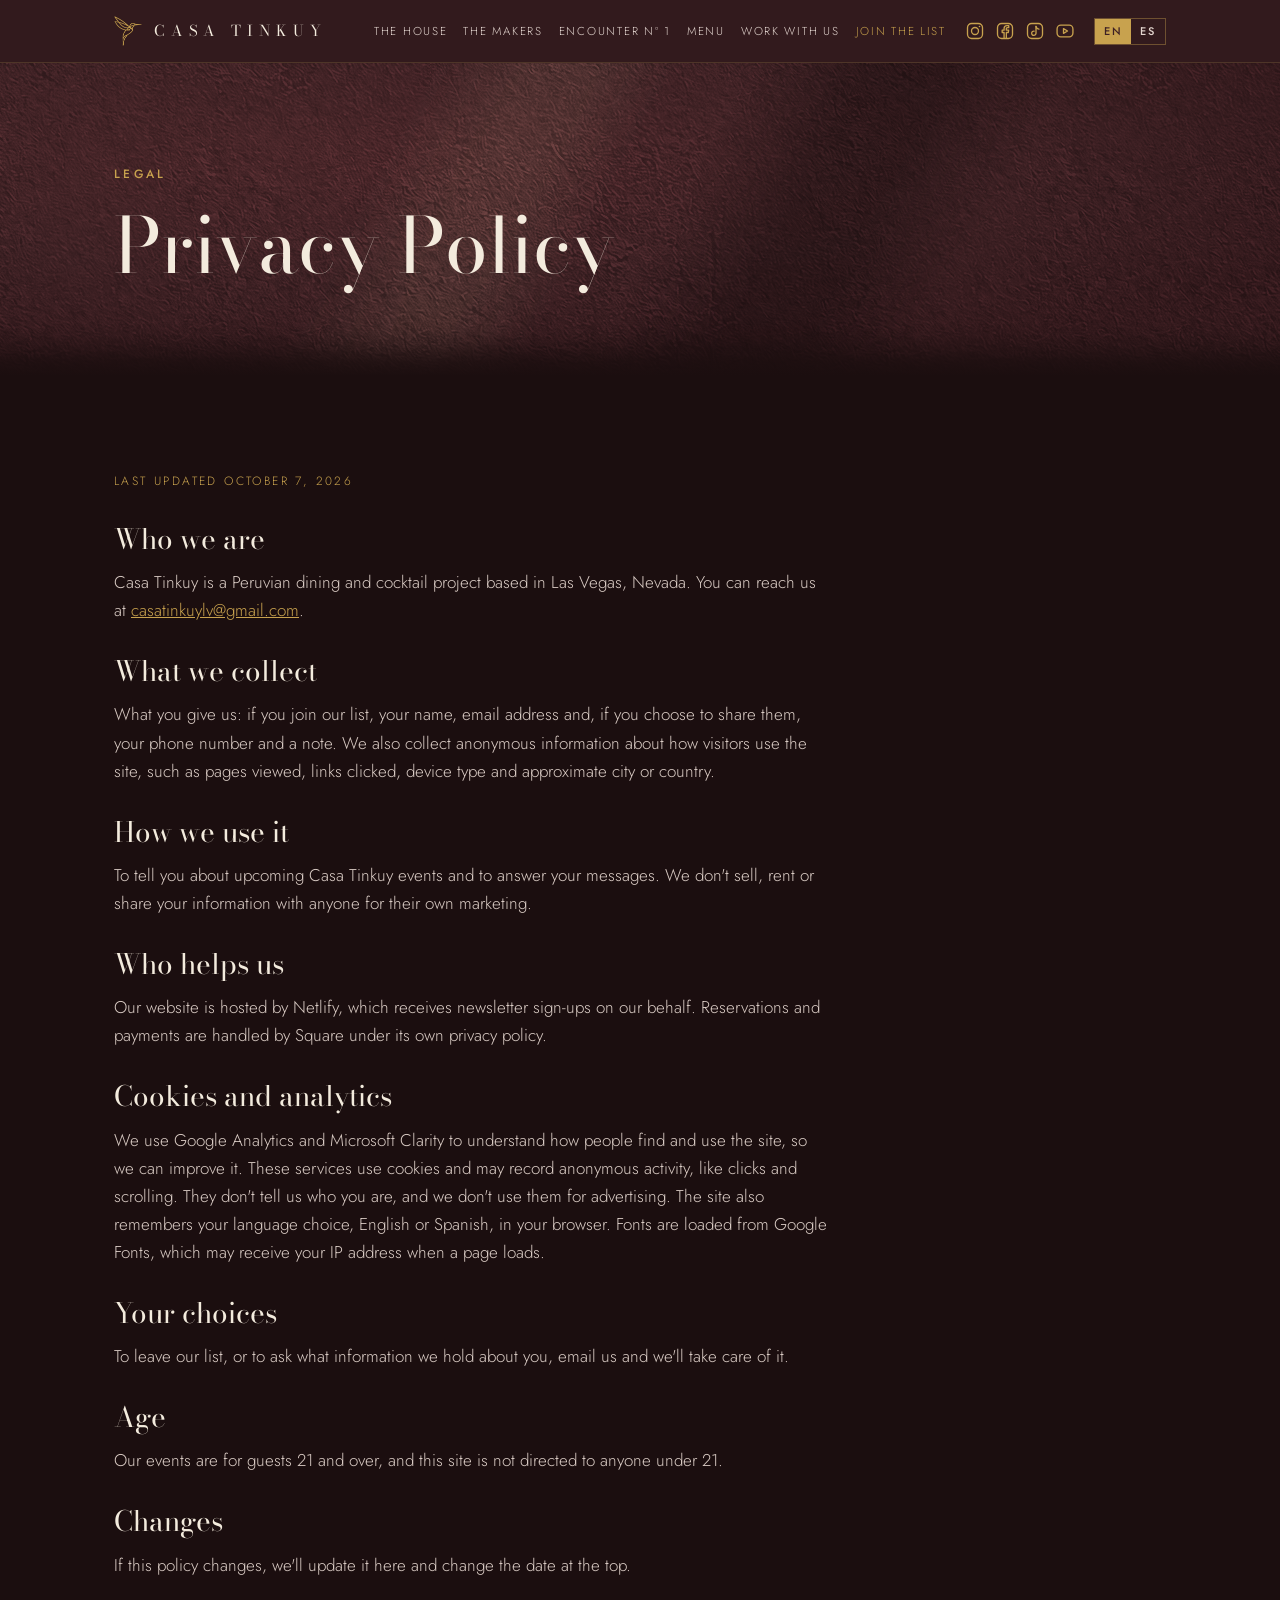
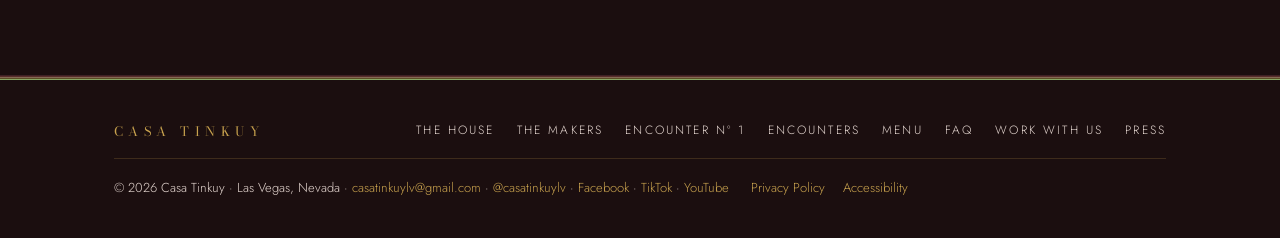
<file: privacy.html>
<!doctype html>
<html lang="en">
<head>
<meta charset="utf-8">
<meta name="viewport" content="width=device-width, initial-scale=1, viewport-fit=cover">
<title>Privacy Policy · Casa Tinkuy</title>
<meta name="description" content="How Casa Tinkuy collects and uses information.">
<link rel="preconnect" href="https://fonts.googleapis.com">
<link rel="preconnect" href="https://fonts.gstatic.com" crossorigin>
<link rel="stylesheet" href="https://fonts.googleapis.com/css2?family=Bodoni+Moda:ital,opsz,wght@0,6..96,400;0,6..96,500;1,6..96,400&family=Jost:wght@300;400;500&display=swap">
<link rel="stylesheet" href="https://fonts.googleapis.com/css2?family=Newsreader:opsz,wght@6..72,400&display=swap">
<link rel="stylesheet" href="styles.css">
<meta property="og:title" content="Privacy Policy · Casa Tinkuy">
<meta property="og:description" content="How Casa Tinkuy collects and uses information.">
<meta property="og:type" content="website">
<meta property="og:url" content="https://casatinkuy.com/privacy">
<meta property="og:image" content="https://casatinkuy.com/images/og-image.jpg">
<meta property="og:image:width" content="1200">
<meta property="og:image:height" content="630">
<meta name="twitter:card" content="summary_large_image">
<meta name="theme-color" content="#3E2124">
<link rel="icon" type="image/png" href="images/favicon.png">
<link rel="apple-touch-icon" href="images/logo-gold-sm.png">
<style>body{margin:0}img{max-width:100%}</style>
<link rel="canonical" href="https://casatinkuy.com/privacy.html">
<script>
(function(){if(!/(^|\.)casatinkuy\.com$/.test(location.hostname))return;
var s=document.createElement("script");s.async=1;s.src="https://www.googletagmanager.com/gtag/js?id=G-Z47N3SJFXM";document.head.appendChild(s);
window.dataLayer=window.dataLayer||[];window.gtag=function(){dataLayer.push(arguments);};gtag("js",new Date());gtag("config","G-Z47N3SJFXM");
})();</script>
</head>
<body>
<header class="site">
  <div class="wrap">
    <a class="wordmark" href="index.html" aria-label="Casa Tinkuy, home">
      <img class="mark" src="images/logo-gold-sm.png" alt="" width="28" height="30">CASA TINKUY
    </a>
    <div class="right">
      <nav class="primary" id="menu" aria-label="Main">
        <a href="about.html" data-i18n="navH">The House</a>
        <a href="makers.html" data-i18n="navM">The Makers</a>
        <a href="november-10.html" data-i18n="navE">Encounter Nº 1</a>
        <a href="menu.html" data-i18n="navMenu">Menu</a>
        <a href="work.html" data-i18n="navW">Work with us</a>
        <a class="cta" href="index.html#list" data-i18n="navList">Join the list</a>
        <div class="nav-social"><a class="ig" href="https://www.instagram.com/casatinkuylv/" target="_blank" rel="noopener" aria-label="Casa Tinkuy on Instagram">
        <svg viewBox="0 0 24 24" width="20" height="20" aria-hidden="true" fill="none" stroke="currentColor" stroke-width="1.6"><rect x="3" y="3" width="18" height="18" rx="5"/><circle cx="12" cy="12" r="4.2"/><circle cx="17.4" cy="6.6" r="1" fill="currentColor" stroke="none"/></svg>
      </a>
      <a class="ig fb" href="https://www.facebook.com/casatinkuy" target="_blank" rel="noopener" aria-label="Casa Tinkuy on Facebook">
        <svg viewBox="0 0 24 24" width="20" height="20" aria-hidden="true" fill="none" stroke="currentColor" stroke-width="1.6" stroke-linejoin="round"><rect x="3" y="3" width="18" height="18" rx="5"/><path d="M13.6 21v-7.2h2.4l.4-2.8h-2.8V9.4c0-.8.3-1.4 1.4-1.4h1.5V5.6c-.3 0-1.1-.1-2.1-.1-2.1 0-3.5 1.3-3.5 3.6V11H8.6v2.8h2.3V21"/></svg>
      </a>
      <a class="ig tt" href="https://www.tiktok.com/@casatinkuylv" target="_blank" rel="noopener" aria-label="Casa Tinkuy on TikTok">
        <svg viewBox="0 0 24 24" width="20" height="20" aria-hidden="true" fill="none" stroke="currentColor" stroke-width="1.6" stroke-linecap="round" stroke-linejoin="round"><rect x="3" y="3" width="18" height="18" rx="5"/><path d="M13.2 6.6v8.1a2.6 2.6 0 1 1-2.3-2.58"/><path d="M13.2 6.6c.4 1.8 1.6 2.9 3.5 3.1"/></svg>
      </a>
      <a class="ig yt" href="https://www.youtube.com/@CasaTinkuy" target="_blank" rel="noopener" aria-label="Casa Tinkuy on YouTube">
        <svg viewBox="0 0 24 24" width="20" height="20" aria-hidden="true" fill="none" stroke="currentColor" stroke-width="1.6" stroke-linejoin="round"><rect x="2.5" y="5" width="19" height="14" rx="4.5"/><path d="M10.2 9.2v5.6l4.8-2.8z"/></svg>
      </a></div>
      </nav>
      <span class="social"><a class="ig" href="https://www.instagram.com/casatinkuylv/" target="_blank" rel="noopener" aria-label="Casa Tinkuy on Instagram">
        <svg viewBox="0 0 24 24" width="20" height="20" aria-hidden="true" fill="none" stroke="currentColor" stroke-width="1.6"><rect x="3" y="3" width="18" height="18" rx="5"/><circle cx="12" cy="12" r="4.2"/><circle cx="17.4" cy="6.6" r="1" fill="currentColor" stroke="none"/></svg>
      </a>
      <a class="ig fb" href="https://www.facebook.com/casatinkuy" target="_blank" rel="noopener" aria-label="Casa Tinkuy on Facebook">
        <svg viewBox="0 0 24 24" width="20" height="20" aria-hidden="true" fill="none" stroke="currentColor" stroke-width="1.6" stroke-linejoin="round"><rect x="3" y="3" width="18" height="18" rx="5"/><path d="M13.6 21v-7.2h2.4l.4-2.8h-2.8V9.4c0-.8.3-1.4 1.4-1.4h1.5V5.6c-.3 0-1.1-.1-2.1-.1-2.1 0-3.5 1.3-3.5 3.6V11H8.6v2.8h2.3V21"/></svg>
      </a>
      <a class="ig tt" href="https://www.tiktok.com/@casatinkuylv" target="_blank" rel="noopener" aria-label="Casa Tinkuy on TikTok">
        <svg viewBox="0 0 24 24" width="20" height="20" aria-hidden="true" fill="none" stroke="currentColor" stroke-width="1.6" stroke-linecap="round" stroke-linejoin="round"><rect x="3" y="3" width="18" height="18" rx="5"/><path d="M13.2 6.6v8.1a2.6 2.6 0 1 1-2.3-2.58"/><path d="M13.2 6.6c.4 1.8 1.6 2.9 3.5 3.1"/></svg>
      </a>
      <a class="ig yt" href="https://www.youtube.com/@CasaTinkuy" target="_blank" rel="noopener" aria-label="Casa Tinkuy on YouTube">
        <svg viewBox="0 0 24 24" width="20" height="20" aria-hidden="true" fill="none" stroke="currentColor" stroke-width="1.6" stroke-linejoin="round"><rect x="2.5" y="5" width="19" height="14" rx="4.5"/><path d="M10.2 9.2v5.6l4.8-2.8z"/></svg>
      </a></span>
      <div class="lang" role="group" aria-label="Language">
        <button type="button" id="lang-en" data-lang="en" aria-pressed="true">EN</button>
        <button type="button" id="lang-es" data-lang="es" aria-pressed="false">ES</button>
      </div>
      <button type="button" class="menu-btn" aria-expanded="false" aria-controls="menu" aria-label="Menu"><span></span></button>
    </div>
  </div>
</header>

<main id="top">
  <section class="pagehead">
    <div class="wrap">
      <p class="label" data-i18n="phPrLabel">Legal</p>
      <h1 data-i18n="phPrTitle">Privacy Policy</h1>
    </div>
  </section>
  <section class="legal">
    <div class="wrap">
      <div class="prose" data-i18n="privBody"><p class="updated">Last updated October 7, 2026</p>
<h2>Who we are</h2><p>Casa Tinkuy is a Peruvian dining and cocktail project based in Las Vegas, Nevada. You can reach us at <a href="mailto:casatinkuylv@gmail.com">casatinkuylv@gmail.com</a>.</p>
<h2>What we collect</h2><p>What you give us: if you join our list, your name, email address and, if you choose to share them, your phone number and a note. We also collect anonymous information about how visitors use the site, such as pages viewed, links clicked, device type and approximate city or country.</p>
<h2>How we use it</h2><p>To tell you about upcoming Casa Tinkuy events and to answer your messages. We don't sell, rent or share your information with anyone for their own marketing.</p>
<h2>Who helps us</h2><p>Our website is hosted by Netlify, which receives newsletter sign-ups on our behalf. Reservations and payments are handled by Square under its own privacy policy.</p>
<h2>Cookies and analytics</h2><p>We use Google Analytics and Microsoft Clarity to understand how people find and use the site, so we can improve it. These services use cookies and may record anonymous activity, like clicks and scrolling. They don't tell us who you are, and we don't use them for advertising. The site also remembers your language choice, English or Spanish, in your browser. Fonts are loaded from Google Fonts, which may receive your IP address when a page loads.</p>
<h2>Your choices</h2><p>To leave our list, or to ask what information we hold about you, email us and we'll take care of it.</p>
<h2>Age</h2><p>Our events are for guests 21 and over, and this site is not directed to anyone under 21.</p>
<h2>Changes</h2><p>If this policy changes, we'll update it here and change the date at the top.</p></div>
    </div>
  </section>
</main>

<div class="strata end" aria-hidden="true"></div>
<footer class="site">
  <div class="wrap">
    <a class="wordmark" href="index.html">CASA TINKUY</a>
    <nav class="foot-nav" aria-label="Footer">
      <a href="about.html" data-i18n="navH">The House</a>
      <a href="makers.html" data-i18n="navM">The Makers</a>
      <a href="november-10.html" data-i18n="navE">Encounter Nº 1</a>
      <a href="encounters.html" data-i18n="navEnc">Encounters</a>
      <a href="menu.html" data-i18n="navMenu">Menu</a>
      <a href="november-10.html#faq" data-i18n="ftFaq">FAQ</a>
      <a href="work.html" data-i18n="navW">Work with us</a>
      <a href="work.html#press" data-i18n="ftPress">Press</a>
    </nav>
    <span class="foot-meta">© 2026 Casa Tinkuy · Las Vegas, Nevada · <a href="mailto:casatinkuylv@gmail.com">casatinkuylv@gmail.com</a> · <a href="https://www.instagram.com/casatinkuylv/" target="_blank" rel="noopener">@casatinkuylv</a> · <a href="https://www.facebook.com/casatinkuy" target="_blank" rel="noopener">Facebook</a> · <a href="https://www.tiktok.com/@casatinkuylv" target="_blank" rel="noopener">TikTok</a> · <a href="https://www.youtube.com/@CasaTinkuy" target="_blank" rel="noopener">YouTube</a>
      <span class="legal-links"><a href="privacy.html" data-i18n="ftPriv">Privacy Policy</a><a href="accessibility.html" data-i18n="ftAcc">Accessibility</a></span></span>
  </div>
</footer>

<script src="site.js"></script>
</body>
</html>
</file>
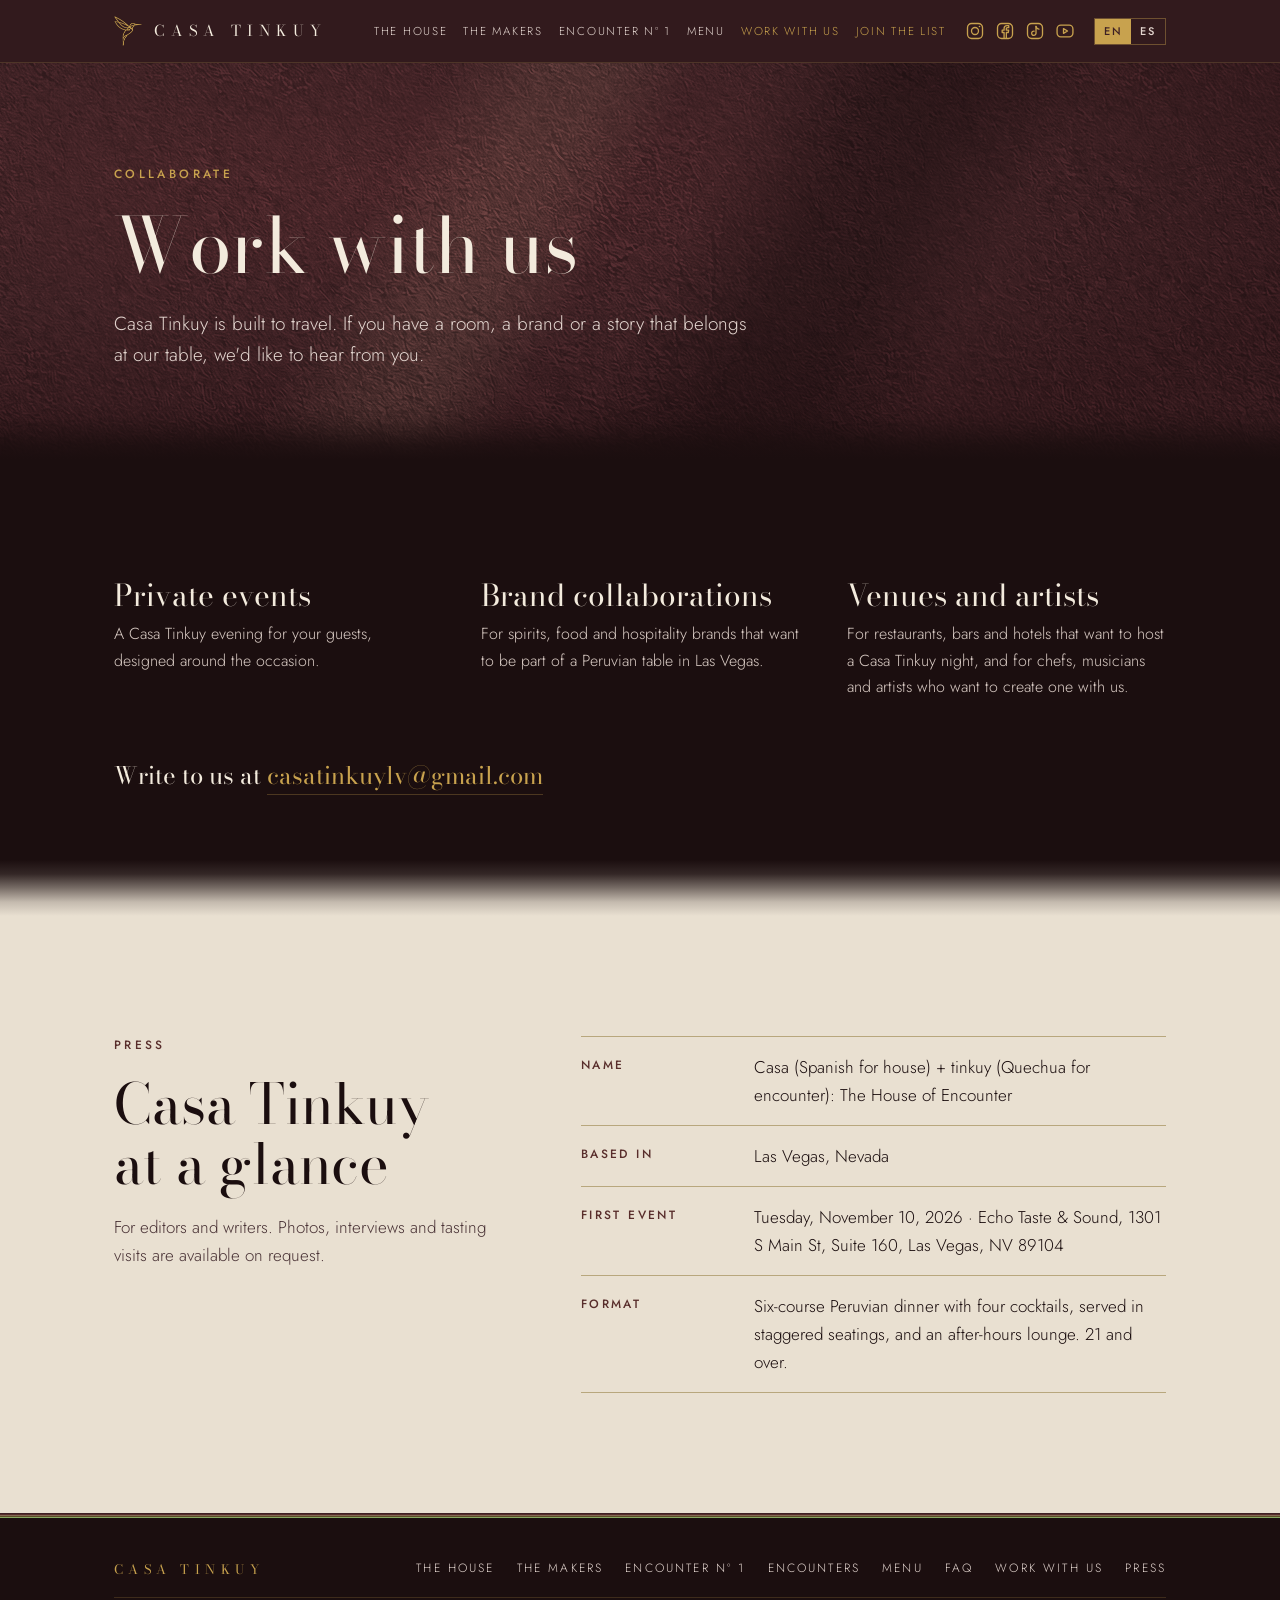
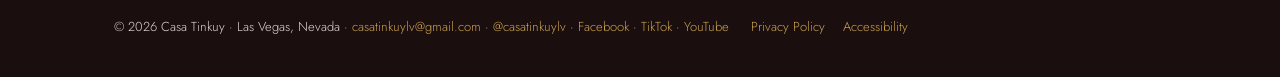
<file: work.html>
<!doctype html>
<html lang="en">
<head>
<meta charset="utf-8">
<meta name="viewport" content="width=device-width, initial-scale=1, viewport-fit=cover">
<title>Work with us · Casa Tinkuy</title>
<meta name="description" content="Private events, brand collaborations, venues, artists and press for Casa Tinkuy.">
<link rel="preconnect" href="https://fonts.googleapis.com">
<link rel="preconnect" href="https://fonts.gstatic.com" crossorigin>
<link rel="stylesheet" href="https://fonts.googleapis.com/css2?family=Bodoni+Moda:ital,opsz,wght@0,6..96,400;0,6..96,500;1,6..96,400&family=Jost:wght@300;400;500&display=swap">
<link rel="stylesheet" href="https://fonts.googleapis.com/css2?family=Newsreader:opsz,wght@6..72,400&display=swap">
<link rel="stylesheet" href="styles.css">
<meta property="og:title" content="Work with us · Casa Tinkuy">
<meta property="og:description" content="Private events, brand collaborations, venues, artists and press for Casa Tinkuy.">
<meta property="og:type" content="website">
<meta property="og:url" content="https://casatinkuy.com/work">
<meta property="og:image" content="https://casatinkuy.com/images/og-image.jpg">
<meta property="og:image:width" content="1200">
<meta property="og:image:height" content="630">
<meta name="twitter:card" content="summary_large_image">
<meta name="theme-color" content="#3E2124">
<link rel="icon" type="image/png" href="images/favicon.png">
<link rel="apple-touch-icon" href="images/logo-gold-sm.png">
<style>body{margin:0}img{max-width:100%}</style>
<link rel="canonical" href="https://casatinkuy.com/work.html">
<script>
(function(){if(!/(^|\.)casatinkuy\.com$/.test(location.hostname))return;
var s=document.createElement("script");s.async=1;s.src="https://www.googletagmanager.com/gtag/js?id=G-Z47N3SJFXM";document.head.appendChild(s);
window.dataLayer=window.dataLayer||[];window.gtag=function(){dataLayer.push(arguments);};gtag("js",new Date());gtag("config","G-Z47N3SJFXM");
})();</script>
</head>
<body>
<header class="site">
  <div class="wrap">
    <a class="wordmark" href="index.html" aria-label="Casa Tinkuy, home">
      <img class="mark" src="images/logo-gold-sm.png" alt="" width="28" height="30">CASA TINKUY
    </a>
    <div class="right">
      <nav class="primary" id="menu" aria-label="Main">
        <a href="about.html" data-i18n="navH">The House</a>
        <a href="makers.html" data-i18n="navM">The Makers</a>
        <a href="november-10.html" data-i18n="navE">Encounter Nº 1</a>
        <a href="menu.html" data-i18n="navMenu">Menu</a>
        <a href="work.html" aria-current="page" data-i18n="navW">Work with us</a>
        <a class="cta" href="index.html#list" data-i18n="navList">Join the list</a>
        <div class="nav-social"><a class="ig" href="https://www.instagram.com/casatinkuylv/" target="_blank" rel="noopener" aria-label="Casa Tinkuy on Instagram">
        <svg viewBox="0 0 24 24" width="20" height="20" aria-hidden="true" fill="none" stroke="currentColor" stroke-width="1.6"><rect x="3" y="3" width="18" height="18" rx="5"/><circle cx="12" cy="12" r="4.2"/><circle cx="17.4" cy="6.6" r="1" fill="currentColor" stroke="none"/></svg>
      </a>
      <a class="ig fb" href="https://www.facebook.com/casatinkuy" target="_blank" rel="noopener" aria-label="Casa Tinkuy on Facebook">
        <svg viewBox="0 0 24 24" width="20" height="20" aria-hidden="true" fill="none" stroke="currentColor" stroke-width="1.6" stroke-linejoin="round"><rect x="3" y="3" width="18" height="18" rx="5"/><path d="M13.6 21v-7.2h2.4l.4-2.8h-2.8V9.4c0-.8.3-1.4 1.4-1.4h1.5V5.6c-.3 0-1.1-.1-2.1-.1-2.1 0-3.5 1.3-3.5 3.6V11H8.6v2.8h2.3V21"/></svg>
      </a>
      <a class="ig tt" href="https://www.tiktok.com/@casatinkuylv" target="_blank" rel="noopener" aria-label="Casa Tinkuy on TikTok">
        <svg viewBox="0 0 24 24" width="20" height="20" aria-hidden="true" fill="none" stroke="currentColor" stroke-width="1.6" stroke-linecap="round" stroke-linejoin="round"><rect x="3" y="3" width="18" height="18" rx="5"/><path d="M13.2 6.6v8.1a2.6 2.6 0 1 1-2.3-2.58"/><path d="M13.2 6.6c.4 1.8 1.6 2.9 3.5 3.1"/></svg>
      </a>
      <a class="ig yt" href="https://www.youtube.com/@CasaTinkuy" target="_blank" rel="noopener" aria-label="Casa Tinkuy on YouTube">
        <svg viewBox="0 0 24 24" width="20" height="20" aria-hidden="true" fill="none" stroke="currentColor" stroke-width="1.6" stroke-linejoin="round"><rect x="2.5" y="5" width="19" height="14" rx="4.5"/><path d="M10.2 9.2v5.6l4.8-2.8z"/></svg>
      </a></div>
      </nav>
      <span class="social"><a class="ig" href="https://www.instagram.com/casatinkuylv/" target="_blank" rel="noopener" aria-label="Casa Tinkuy on Instagram">
        <svg viewBox="0 0 24 24" width="20" height="20" aria-hidden="true" fill="none" stroke="currentColor" stroke-width="1.6"><rect x="3" y="3" width="18" height="18" rx="5"/><circle cx="12" cy="12" r="4.2"/><circle cx="17.4" cy="6.6" r="1" fill="currentColor" stroke="none"/></svg>
      </a>
      <a class="ig fb" href="https://www.facebook.com/casatinkuy" target="_blank" rel="noopener" aria-label="Casa Tinkuy on Facebook">
        <svg viewBox="0 0 24 24" width="20" height="20" aria-hidden="true" fill="none" stroke="currentColor" stroke-width="1.6" stroke-linejoin="round"><rect x="3" y="3" width="18" height="18" rx="5"/><path d="M13.6 21v-7.2h2.4l.4-2.8h-2.8V9.4c0-.8.3-1.4 1.4-1.4h1.5V5.6c-.3 0-1.1-.1-2.1-.1-2.1 0-3.5 1.3-3.5 3.6V11H8.6v2.8h2.3V21"/></svg>
      </a>
      <a class="ig tt" href="https://www.tiktok.com/@casatinkuylv" target="_blank" rel="noopener" aria-label="Casa Tinkuy on TikTok">
        <svg viewBox="0 0 24 24" width="20" height="20" aria-hidden="true" fill="none" stroke="currentColor" stroke-width="1.6" stroke-linecap="round" stroke-linejoin="round"><rect x="3" y="3" width="18" height="18" rx="5"/><path d="M13.2 6.6v8.1a2.6 2.6 0 1 1-2.3-2.58"/><path d="M13.2 6.6c.4 1.8 1.6 2.9 3.5 3.1"/></svg>
      </a>
      <a class="ig yt" href="https://www.youtube.com/@CasaTinkuy" target="_blank" rel="noopener" aria-label="Casa Tinkuy on YouTube">
        <svg viewBox="0 0 24 24" width="20" height="20" aria-hidden="true" fill="none" stroke="currentColor" stroke-width="1.6" stroke-linejoin="round"><rect x="2.5" y="5" width="19" height="14" rx="4.5"/><path d="M10.2 9.2v5.6l4.8-2.8z"/></svg>
      </a></span>
      <div class="lang" role="group" aria-label="Language">
        <button type="button" id="lang-en" data-lang="en" aria-pressed="true">EN</button>
        <button type="button" id="lang-es" data-lang="es" aria-pressed="false">ES</button>
      </div>
      <button type="button" class="menu-btn" aria-expanded="false" aria-controls="menu" aria-label="Menu"><span></span></button>
    </div>
  </div>
</header>

<main id="top">
  <section class="pagehead">
    <div class="wrap">
      <p class="label" data-i18n="phWLabel">Collaborate</p>
      <h1 data-i18n="phWTitle">Work with us</h1>
      <p class="intro" data-i18n="wkText">Casa Tinkuy is built to travel. If you have a room, a brand or a story that belongs at our table, we'd like to hear from you.</p>
    </div>
  </section>
  <section class="work" id="work">
    <div class="wrap">
      <div class="ways">
        <article><h3 data-i18n="wk1t">Private events</h3><p data-i18n="wk1p">A Casa Tinkuy evening for your guests, designed around the occasion.</p></article>
        <article><h3 data-i18n="wk2t">Brand collaborations</h3><p data-i18n="wk2p">For spirits, food and hospitality brands that want to be part of a Peruvian table in Las Vegas.</p></article>
        <article><h3 data-i18n="wk3t">Venues and artists</h3><p data-i18n="wk3p">For restaurants, bars and hotels that want to host a Casa Tinkuy night, and for chefs, musicians and artists who want to create one with us.</p></article>
      </div>
      <p class="cta"><span data-i18n="wkCta">Write to us at</span> <a href="mailto:casatinkuylv@gmail.com">casatinkuylv@gmail.com</a></p>
    </div>
  </section>
  <section class="press" id="press">
    <div class="wrap">
      <div>
        <p class="label" data-i18n="psLabel">Press</p>
        <h2 data-i18n="psTitle">Casa Tinkuy at a glance</h2>
        <p class="intro" data-i18n="psText">For editors and writers. Photos, interviews and tasting visits are available on request.</p>
      </div>
      <dl class="facts">
        <div><dt data-i18n="f1k">Name</dt><dd data-i18n="f1v">Casa (Spanish for house) + tinkuy (Quechua for encounter): The House of Encounter</dd></div>
        <div><dt data-i18n="f3k">Based in</dt><dd>Las Vegas, Nevada</dd></div>
        <div><dt data-i18n="f4k">First event</dt><dd data-i18n="f4v">Tuesday, November 10, 2026 · Echo Taste &amp; Sound, 1301 S Main St, Suite 160, Las Vegas, NV 89104</dd></div>
        <div><dt data-i18n="f5k">Format</dt><dd data-i18n="f5v">Six-course Peruvian dinner with four cocktails, served in staggered seatings, and an after-hours lounge. 21 and over.</dd></div>
      </dl>
    </div>
  </section>
</main>

<div class="strata end" aria-hidden="true"></div>
<footer class="site">
  <div class="wrap">
    <a class="wordmark" href="index.html">CASA TINKUY</a>
    <nav class="foot-nav" aria-label="Footer">
      <a href="about.html" data-i18n="navH">The House</a>
      <a href="makers.html" data-i18n="navM">The Makers</a>
      <a href="november-10.html" data-i18n="navE">Encounter Nº 1</a>
      <a href="encounters.html" data-i18n="navEnc">Encounters</a>
      <a href="menu.html" data-i18n="navMenu">Menu</a>
      <a href="november-10.html#faq" data-i18n="ftFaq">FAQ</a>
      <a href="work.html" data-i18n="navW">Work with us</a>
      <a href="work.html#press" data-i18n="ftPress">Press</a>
    </nav>
    <span class="foot-meta">© 2026 Casa Tinkuy · Las Vegas, Nevada · <a href="mailto:casatinkuylv@gmail.com">casatinkuylv@gmail.com</a> · <a href="https://www.instagram.com/casatinkuylv/" target="_blank" rel="noopener">@casatinkuylv</a> · <a href="https://www.facebook.com/casatinkuy" target="_blank" rel="noopener">Facebook</a> · <a href="https://www.tiktok.com/@casatinkuylv" target="_blank" rel="noopener">TikTok</a> · <a href="https://www.youtube.com/@CasaTinkuy" target="_blank" rel="noopener">YouTube</a>
      <span class="legal-links"><a href="privacy.html" data-i18n="ftPriv">Privacy Policy</a><a href="accessibility.html" data-i18n="ftAcc">Accessibility</a></span></span>
  </div>
</footer>

<script src="site.js"></script>
</body>
</html>
</file>
<file: styles.css>
:root {
    color-scheme: dark;
    --charcoal: #4A1F3D;
    --green: #2E1A2B;
    --emerald: #10362A;
    --green-deep: #0B2C21;
    --burgundy: #7A2A36;
    --chicha: #4A1F3D;
    --mauve: #9C6B86;
    --mineral: #A9CFC3;
    --cream: #F3EBDD;
    --ink: #1E1419;
    --gold: #C8A24E;
    --gold-dim: #D2B3C4;
    --stone: #F3EBDD;
    --taupe: #DCCAD2;
    --line: rgba(156, 107, 134, 0.6);
    --serif: "Bodoni Moda", "Didot", "Bodoni 72", Georgia, serif;
    --sans: "Jost", "Futura", "Avenir Next", "Helvetica Neue", Arial, sans-serif;
    --gutter: clamp(16px, 5vw, 64px);
    --max: 1180px;
  }
  * { box-sizing: border-box; }
  [hidden] { display: none !important; }
  html { scroll-behavior: smooth; }
  body {
    background: var(--charcoal); color: var(--stone);
    font-family: var(--sans); font-weight: 300; font-size: 17px; line-height: 1.65;
    -webkit-font-smoothing: antialiased;
  }
  a { color: inherit; }
  :focus-visible { outline: 1px solid var(--gold); outline-offset: 4px; }
  .wrap { max-width: var(--max); margin-inline: auto; padding-inline: var(--gutter); }
  .label { font-size: 12px; font-weight: 500; letter-spacing: 0.28em; text-transform: uppercase; color: var(--gold); }
  h1, h2, h3, h4 { font-family: var(--serif); font-weight: 400; text-wrap: balance; margin: 0; line-height: 1.08; }
  p { margin: 0; }
  .mark { display: block; }

  /* Header */
  header.site {
    position: sticky; top: env(safe-area-inset-top, 0px); z-index: 10;
    background: rgba(58, 23, 48, 0.96); backdrop-filter: blur(10px); -webkit-backdrop-filter: blur(10px);
    border-bottom: 1px solid rgba(212, 175, 98, 0.18);
  }
  header.site .wrap { display: flex; align-items: center; justify-content: space-between; gap: 20px; padding-block: 16px; }
  .wordmark { font-family: var(--serif); font-size: 15px; letter-spacing: 0.42em; text-decoration: none; color: var(--stone); white-space: nowrap; display: flex; align-items: center; gap: 12px; }
  .wordmark .mark { width: 28px; height: 30px; object-fit: contain; }
  .right { display: flex; align-items: center; gap: 28px; }
  nav.primary { display: flex; gap: 24px; }
  nav.primary a { font-size: 12px; letter-spacing: 0.2em; text-transform: uppercase; text-decoration: none; color: var(--taupe); transition: color .2s; white-space: nowrap; }
  nav.primary a:hover, nav.primary a.cta { color: var(--gold); }
  .lang { display: flex; border: 1px solid var(--line); }
  .lang button { background: transparent; border: 0; color: var(--taupe); font: 500 11px/1 var(--sans); letter-spacing: 0.16em; padding: 7px 9px; cursor: pointer; }
  .lang button[aria-pressed="true"] { background: var(--gold); color: var(--charcoal); }
  @media (max-width: 480px) { .wordmark { letter-spacing: 0.3em; font-size: 13px; gap: 8px; } .right { gap: 14px; } }

  /* Hero */
  .hero { padding-block: clamp(48px, 9vw, 112px) clamp(64px, 10vw, 120px); overflow: hidden; }
  .hero .wrap { display: grid; grid-template-columns: 1.15fr 0.85fr; gap: clamp(32px, 6vw, 88px); align-items: center; }
  .hero h1 { font-size: clamp(46px, 7.4vw, 104px); letter-spacing: -0.01em; margin-top: 22px; }
  .hero h1 em, h2 em { font-style: italic; color: var(--gold); }
  .hero .lede { margin-top: 28px; max-width: 34em; color: var(--taupe); font-size: 19px; }
  .date-line { margin-top: 40px; display: flex; flex-wrap: wrap; gap: 10px 28px; align-items: baseline; padding-top: 24px; border-top: 1px solid var(--line); max-width: 34em; }
  .date-line strong { font-family: var(--serif); font-weight: 400; font-size: 22px; }
  .date-line span { color: var(--taupe); font-size: 15px; }
  .hero .mark { width: 100%; max-width: 440px; height: auto; justify-self: center; }
  @media (prefers-reduced-motion: no-preference) {
    .hero .mark { animation: arrive 1.8s cubic-bezier(.2,.7,.2,1) both, hover 16s ease-in-out 1.8s infinite; will-change: transform; }
    @keyframes arrive { from { opacity: 0; transform: translate(-60px, 40px) rotate(-6deg); } to { opacity: 1; transform: none; } }
    @keyframes hover {
      0%   { transform: translate(0, 0) rotate(0deg); }
      6%   { transform: translate(0, -6px) rotate(-1deg); }
      12%  { transform: translate(0, 0) rotate(0deg); }
      18%  { transform: translate(0, -6px) rotate(-1deg); }
      22%  { transform: translate(-28px, 14px) rotate(-4deg); }
      26%  { transform: translate(-30px, 8px) rotate(-3deg); }
      32%  { transform: translate(-28px, 14px) rotate(-4deg); }
      38%  { transform: translate(-30px, 8px) rotate(-3deg); }
      42%  { transform: translate(18px, -22px) rotate(3deg); }
      46%  { transform: translate(20px, -28px) rotate(2deg); }
      52%  { transform: translate(18px, -22px) rotate(3deg); }
      58%  { transform: translate(20px, -28px) rotate(2deg); }
      62%  { transform: translate(-8px, -4px) rotate(-1deg); }
      68%  { transform: translate(-8px, -10px) rotate(-2deg); }
      74%  { transform: translate(-8px, -4px) rotate(-1deg); }
      78%  { transform: translate(24px, 18px) rotate(4deg); }
      84%  { transform: translate(22px, 12px) rotate(3deg); }
      90%  { transform: translate(24px, 18px) rotate(4deg); }
      100% { transform: translate(0, 0) rotate(0deg); }
    }
  }
  @media (max-width: 760px) { .hero .mark { --s: .5; } .hero .wrap { grid-template-columns: 1fr; } .hero .mark { max-width: 230px; order: -1; justify-self: start; } }


  /* Threshold */
  .threshold { background: var(--stone); color: var(--charcoal); padding-block: clamp(64px, 9vw, 112px); }
  .threshold .wrap { display: grid; grid-template-columns: minmax(0, 1.25fr) minmax(0, 0.75fr); gap: clamp(32px, 6vw, 88px); align-items: center; }
  .threshold img { width: 100%; height: auto; display: block; }
  .threshold .label { color: var(--burgundy); }
  .threshold h2 { font-size: clamp(34px, 4.4vw, 56px); margin-top: 18px; }
  .threshold p.body { margin-top: 20px; color: #4a4338; max-width: 26em; }
  @media (max-width: 760px) { .threshold .wrap { grid-template-columns: 1fr; } }

  /* Meaning */
  .meaning { background: var(--burgundy); padding-block: clamp(64px, 9vw, 112px); }
  .meaning .wrap { display: grid; grid-template-columns: repeat(2, minmax(0, 1fr)); gap: clamp(32px, 6vw, 80px); }
  .entry { display: grid; gap: 14px; align-content: start; }
  .entry .word { font-family: var(--serif); font-size: clamp(40px, 5vw, 64px); }
  .entry .phon { font-size: 14px; color: var(--gold); letter-spacing: 0.06em; }
  .entry .phon i { color: var(--taupe); margin-left: 10px; letter-spacing: 0; }
  .entry p:last-child { opacity: .86; max-width: 30em; }
  .together { grid-column: 1 / -1; padding-top: clamp(32px, 5vw, 56px); border-top: 1px solid var(--line); display: flex; flex-wrap: wrap; justify-content: space-between; align-items: end; gap: 24px; }
  .together h2 { font-size: clamp(32px, 4.4vw, 56px); }
  .together p { color: var(--taupe); max-width: 30em; }
  @media (max-width: 760px) { .meaning .wrap { grid-template-columns: 1fr; } }



  /* Ways (dinner / bar) */
  .ways2 { display: grid; grid-template-columns: repeat(2, minmax(0, 1fr)); gap: 16px; margin-top: 8px; }
  .way { border: 1px solid var(--line); padding: 22px 22px 24px; display: grid; gap: 8px; align-content: start; }
  .way .tag { font-size: 11px; font-weight: 500; letter-spacing: 0.22em; text-transform: uppercase; color: var(--gold); }
  .way h3 { font-size: clamp(26px, 2.6vw, 32px); }
  .way p { color: var(--taupe); font-size: 16px; }
  .way p.source { font-size: 14px; font-style: italic; color: var(--gold-dim); margin-top: 4px; }
  @media (max-width: 520px) { .ways2 { grid-template-columns: 1fr; } }
  .hero .actions { margin-top: 32px; }

  /* Why */
  .why { padding-block: clamp(72px, 10vw, 120px); border-bottom: 1px solid var(--line); }
  .why .wrap { display: grid; grid-template-columns: minmax(0, 0.35fr) minmax(0, 1fr); gap: clamp(24px, 5vw, 72px); align-items: start; }
  .why .label { padding-top: 14px; }
  .why p.statement { font-family: var(--serif); font-size: clamp(26px, 3.2vw, 40px); line-height: 1.3; text-wrap: pretty; max-width: 28em; }
  @media (max-width: 760px) { .why .wrap { grid-template-columns: 1fr; } .why .label { padding-top: 0; } }

  /* Work with us */
  .work { background: var(--chicha); border-top: 1px solid var(--line); padding-block: clamp(72px, 10vw, 120px); }
  .work .head { display: grid; gap: 18px; max-width: 40em; margin-bottom: clamp(36px, 5vw, 56px); }
  .work h2 { font-size: clamp(36px, 4.8vw, 62px); }
  .work .head p:not(.label) { color: var(--taupe); }
  .ways { display: grid; grid-template-columns: repeat(3, minmax(0, 1fr)); gap: clamp(24px, 4vw, 48px); }
  .ways article { border-top: 1px solid var(--line); padding-top: 22px; display: grid; gap: 10px; align-content: start; }
  .ways h3 { font-size: clamp(24px, 2.4vw, 30px); }
  .ways p { color: var(--taupe); font-size: 16px; }
  .work .cta { margin-top: clamp(36px, 5vw, 56px); font-family: var(--serif); font-size: clamp(20px, 2vw, 24px); }
  .work .cta a { color: var(--gold); text-decoration: none; border-bottom: 1px solid var(--line); }
  .work .cta a:hover { border-bottom-color: var(--gold); }
  @media (max-width: 860px) { .ways { grid-template-columns: 1fr; } }

  /* Event */
  section.event { padding-block: clamp(72px, 10vw, 128px); }
  .event .wrap { display: grid; grid-template-columns: minmax(0, 0.9fr) minmax(0, 1.1fr); gap: clamp(40px, 6vw, 96px); align-items: center; }
  .event-copy { display: grid; gap: 22px; }
  .event-copy h2 { font-size: clamp(38px, 5vw, 68px); }
  .event-copy > p { color: var(--taupe); max-width: 32em; }
  .evening { display: grid; border-top: 1px solid var(--line); margin-top: 8px; }
  .evening div { display: grid; grid-template-columns: 8.5em 1fr; gap: 16px; padding-block: 16px; border-bottom: 1px solid var(--line); }
  .evening b { font-weight: 500; font-size: 12px; letter-spacing: 0.2em; text-transform: uppercase; color: var(--gold); padding-top: 3px; }
  .doorway { position: relative; aspect-ratio: 4 / 5; max-width: 100%; }
  .doorway svg { position: absolute; inset: 0; width: 100%; height: 100%; }
  .doorway svg path { fill: var(--burgundy); stroke: var(--gold); stroke-width: 1; vector-effect: non-scaling-stroke; }
  .doorway .inside { position: absolute; inset: 16% 22% 8%; display: grid; align-content: center; gap: 22px; text-align: center; }
  .doorway .day { font-family: var(--serif); font-size: clamp(64px, 9vw, 112px); line-height: .9; color: var(--gold); }
  .doorway .month { font-size: 12px; letter-spacing: 0.3em; text-transform: uppercase; }
  .doorway dl { margin: 0; display: grid; gap: 14px; }
  .doorway dt { font-size: 11px; letter-spacing: 0.24em; text-transform: uppercase; color: var(--gold-dim); }
  .doorway dd { margin: 2px 0 0; font-size: 15px; line-height: 1.4; }
  @media (max-width: 860px) { .event .wrap { grid-template-columns: 1fr; } .doorway { max-width: 420px; width: 100%; justify-self: center; } .doorway .inside { inset: 15% 19% 7%; gap: 16px; } }
  @media (max-width: 420px) { .evening div { grid-template-columns: 1fr; gap: 4px; } }

  /* Signature */
  .signature { background: var(--stone); color: var(--charcoal); padding-block: clamp(72px, 10vw, 128px); }
  .signature .wrap { display: grid; grid-template-columns: minmax(0, 1.2fr) minmax(0, 0.8fr); gap: clamp(40px, 7vw, 104px); align-items: end; }
  .signature .label { color: #7a6431; }
  .signature h2 { font-size: clamp(48px, 8vw, 116px); font-style: italic; margin-top: 18px; line-height: 0.98; }
  .signature .tr { font-family: var(--serif); font-size: clamp(20px, 2.2vw, 26px); color: #5d5446; margin-top: 16px; }
  .signature .story { margin-top: 28px; max-width: 34em; color: #3a352d; }
  .spec { margin: 0; display: grid; border-top: 1px solid rgba(17,17,17,.25); }
  .spec div { display: flex; justify-content: space-between; gap: 16px; padding-block: 15px; border-bottom: 1px solid rgba(17,17,17,.25); }
  .spec dt { font-size: 12px; letter-spacing: 0.22em; text-transform: uppercase; color: #6b6153; font-weight: 500; }
  .spec dd { margin: 0; font-family: var(--serif); font-size: 20px; text-align: right; }
  @media (max-width: 860px) { .signature .wrap { grid-template-columns: 1fr; } }

  /* Program */
  .program { background: var(--cream); padding-block: clamp(72px, 10vw, 128px); }
  .program .head { display: grid; gap: 18px; max-width: 40em; margin-bottom: clamp(40px, 6vw, 72px); }
  .program .head h2 { font-size: clamp(36px, 4.8vw, 62px); }
  .program .head p { color: var(--taupe); }
  .regions { display: grid; grid-template-columns: repeat(3, minmax(0, 1fr)); border-top: 1px solid var(--line); }
  .region { padding: 32px clamp(0px, 2.4vw, 32px) 36px; border-right: 1px solid var(--line); display: grid; gap: 14px; align-content: start; }
  .region:first-child { padding-left: 0; }
  .region:last-child { border-right: 0; padding-right: 0; }
  .region .alt { font-size: 12px; letter-spacing: 0.18em; text-transform: uppercase; color: var(--gold-dim); font-variant-numeric: tabular-nums; }
  .region h3 { font-size: clamp(30px, 3.2vw, 40px); }
  .region .spirit { color: var(--gold); font-size: 15px; letter-spacing: 0.04em; }
  .region p { color: var(--taupe); font-size: 16px; }
  .drink { margin-top: 8px; padding-top: 14px; border-top: 1px dashed rgba(212,175,98,.22); }
  .drink h4 { margin-bottom: 4px; font-style: italic; font-size: 21px; color: var(--stone); }
  .drink p { font-size: 15px; }
  .program .note { margin-top: 28px; font-size: 14px; color: var(--taupe); opacity: .8; }
  @media (max-width: 860px) { .regions { grid-template-columns: 1fr; } .region, .region:first-child, .region:last-child { padding-inline: 0; border-right: 0; border-bottom: 1px solid var(--line); } }

  /* Quote band */
  .band { padding-block: clamp(64px, 9vw, 112px); border-bottom: 1px solid var(--line); }
  .band .wrap { display: grid; grid-template-columns: auto 1fr; gap: clamp(24px, 5vw, 64px); align-items: center; }
  .band .wrap { grid-template-columns: minmax(0, 0.9fr) minmax(0, 1.1fr); }
  .band img { width: 100%; height: auto; display: block; filter: grayscale(1) contrast(1.05); }
  @media (max-width: 760px) { .band .wrap { grid-template-columns: 1fr; } }
  .band blockquote { margin: 0; font-family: var(--serif); font-style: italic; font-size: clamp(30px, 4.6vw, 60px); line-height: 1.12; text-wrap: balance; }

  /* Makers */
  .makers { padding-block: clamp(72px, 10vw, 128px); }
  .makers .head { margin-bottom: clamp(36px, 5vw, 64px); display: grid; gap: 18px; }
  .makers .head h2 { font-size: clamp(36px, 4.8vw, 62px); max-width: 15em; }
  .people { display: grid; grid-template-columns: repeat(2, minmax(0, 1fr)); gap: clamp(32px, 5vw, 72px); }
  .person { display: grid; gap: 12px; align-content: start; padding-top: 24px; border-top: 1px solid var(--line); }
  .person .role { font-size: 12px; letter-spacing: 0.22em; text-transform: uppercase; color: var(--gold); }
  .person h3 { font-size: clamp(30px, 3.4vw, 42px); }
  .person .origin { font-family: var(--serif); font-style: italic; color: var(--gold); font-size: 17px; }
  .person .bio { display: grid; gap: 14px; color: var(--taupe); max-width: 32em; }
  @media (max-width: 760px) { .people { grid-template-columns: 1fr; } }

  /* Next */
  .next { background: var(--burgundy); padding-block: clamp(64px, 9vw, 112px); }
  .next .wrap { display: grid; grid-template-columns: minmax(0, 1fr); gap: clamp(32px, 6vw, 88px); align-items: start; }
  .next h2 { font-size: clamp(34px, 4.4vw, 56px); margin-top: 18px; }
  .next p { color: var(--stone); opacity: .8; margin-top: 18px; max-width: 30em; }
  .cities { list-style: none; margin: 0; padding: 0; display: grid; }
  .cities li { display: flex; justify-content: space-between; align-items: baseline; gap: 16px; padding-block: 14px; border-bottom: 1px solid var(--line); font-family: var(--serif); font-size: clamp(22px, 2.4vw, 28px); }
  .cities li small { font-family: var(--sans); font-size: 11px; letter-spacing: 0.22em; text-transform: uppercase; color: var(--gold-dim); }
  .cities li.now small { color: var(--gold); }
  @media (max-width: 760px) { .next .wrap { grid-template-columns: 1fr; } }

  /* Press */
  .press { padding-block: clamp(72px, 10vw, 120px); }
  .press .wrap { display: grid; grid-template-columns: minmax(0, 0.8fr) minmax(0, 1.2fr); gap: clamp(32px, 6vw, 88px); align-items: start; }
  .press h2 { font-size: clamp(34px, 4.4vw, 56px); margin-top: 18px; }
  .press .intro { color: var(--taupe); margin-top: 18px; max-width: 26em; }
  .facts { margin: 0; display: grid; border-top: 1px solid var(--line); }
  .facts div { display: grid; grid-template-columns: 9em 1fr; gap: 20px; padding-block: 16px; border-bottom: 1px solid var(--line); }
  .facts dt { font-size: 12px; letter-spacing: 0.2em; text-transform: uppercase; color: var(--gold); font-weight: 500; padding-top: 3px; }
  .facts dd { margin: 0; }
  @media (max-width: 760px) { .press .wrap { grid-template-columns: 1fr; } .facts div { grid-template-columns: 1fr; gap: 4px; } }

  /* Reserve */
  .reserve { background: var(--chicha); padding-block: clamp(72px, 10vw, 120px); text-align: center; border-top: 1px solid var(--line); }
  .reserve .wrap { display: grid; justify-items: center; gap: 22px; }
  .reserve h2 { font-size: clamp(38px, 5.4vw, 72px); max-width: 12em; }
  .reserve p { opacity: .82; max-width: 34em; }
  .btn { display: inline-block; background: var(--gold); color: var(--charcoal); text-decoration: none; padding: 16px 30px; font: 500 12px/1 var(--sans); letter-spacing: 0.24em; text-transform: uppercase; }
  .btn:hover { background: #D6B465; }
  .btn.soon { background: transparent; color: var(--gold); border: 1px solid var(--gold); }
  .btn.soon:hover { background: var(--gold); color: var(--charcoal); }

  footer.site { padding-block: 40px; }
  footer.site .wrap { display: flex; flex-wrap: wrap; gap: 16px 32px; justify-content: space-between; align-items: center; font-size: 13px; color: var(--taupe); }
  footer.site .wordmark { font-size: 13px; }
  footer.site a, .facts dd a { color: var(--gold); text-decoration: none; }
  footer.site a:hover, .facts dd a:hover { text-decoration: underline; }

  /* Vinicunca mountain palette */
  :root {
    --night: #1B0E0F; --plum: #3E2124; --iron: #582D2B; --clay: #7A473A;
    --sand: #836954; --ochre: #5C4D25; --sulfur: #BC9C2F; --sage: #87A763; --turq: #4FB8A8;
    --charcoal: var(--plum); --stone: #F3EBDD; --taupe: #E3D5CF; --line: rgba(200, 162, 78, 0.4); --gold-dim: #D9BE6A;
  }
  header.site { background: rgba(50, 26, 29, 0.97); }
  .hero { background: var(--plum); }
  .hero h1 em, h2 em { color: #D9BE6A; }
  .strata { height: 40px; background: linear-gradient(to bottom, #3E2124 0.8% 9.2%, #3E2124 10.8% 19.2%, #582D2B 20.8% 29.2%, #7A473A 30.8% 39.2%, #836954 40.8% 49.2%, #5C4D25 50.8% 59.2%, #BC9C2F 60.8% 69.2%, #87A763 70.8% 79.2%, #4FB8A8 80.8% 89.2%, #836954 90.8% 99.2%); }
  footer.site { position: relative; }
  .strata.end { background: linear-gradient(to bottom, #3E2124 0.8% 9.2%, #3E2124 10.8% 19.2%, #582D2B 20.8% 29.2%, #7A473A 30.8% 39.2%, #836954 40.8% 49.2%, #5C4D25 50.8% 59.2%, #BC9C2F 60.8% 69.2%, #87A763 70.8% 79.2%, #4FB8A8 80.8% 89.2%, #1B0E0F 90.8% 99.2%); }
  .meaning { background: var(--iron); }
  .event { background: var(--night); }
  .doorway svg path { fill: var(--iron); }
  .band { background: var(--plum); border-bottom: 0; }
  .next { background: var(--ochre); }
  .reserve { background: var(--plum); border-top: 0; }
  footer.site { background: var(--night); }
  .way { border-color: var(--line); }
  .way .tag.mineral { color: var(--turq); }
  :focus-visible { outline-color: var(--turq); }

  .why, .program, .makers, .press, .work { color: var(--night);
    --taupe: #4A3336; --line: rgba(144, 120, 57, 0.55); --gold-dim: var(--iron); }
  .threshold { background: var(--sand); color: #F3EBDD; --taupe: #EFE3D6; }
  .threshold h2 { color: #F3EBDD; }
  .why { background: var(--sulfur); border-bottom: 0; }
  .program { background: var(--sage); }
  .makers, .press { background: #DDD2BF; }
  .work { background: var(--clay); border-top: 0; color: #F3EBDD; --taupe: #F0E2D8; --line: rgba(243, 235, 221, 0.35); }
  .why .label, .program .label, .makers .label, .press .label, .person .role, .facts dt, .person .origin, .facts dd a { color: var(--iron); }
  .threshold .label { color: #E6CD7A; }
  .work .label { color: #F3EBDD; }
  .work .cta a { color: #F3EBDD; border-bottom-color: #F3EBDD; }
  .threshold p.body { color: #EFE3D6; }
  /* Soft color transitions between sections */
  .meaning { --sec-bg: var(--iron); } .why { --sec-bg: var(--sulfur); } .event { --sec-bg: var(--night); }
  .program { --sec-bg: var(--sage); } .band { --sec-bg: var(--plum); } .makers { --sec-bg: #DDD2BF; }
  .next { --sec-bg: var(--ochre); } .work { --sec-bg: var(--clay); } .press { --sec-bg: #DDD2BF; } .reserve { --sec-bg: var(--plum); }
  .meaning, .why, .event, .program, .band, .makers, .next, .work, .press, .reserve { position: relative; }
  .meaning::before, .why::before, .event::before, .program::before, .band::before, .makers::before,
  .next::before, .work::before, .press::before, .reserve::before {
    content: ""; position: absolute; left: 0; right: 0; top: -56px; height: 56px; z-index: 1; pointer-events: none;
    background: linear-gradient(to bottom,
      color-mix(in srgb, var(--sec-bg) 0%, transparent) 0%,
      color-mix(in srgb, var(--sec-bg) 12%, transparent) 25%,
      color-mix(in srgb, var(--sec-bg) 45%, transparent) 50%,
      color-mix(in srgb, var(--sec-bg) 82%, transparent) 75%,
      var(--sec-bg) 100%);
  }
  @media (max-width: 760px) {
    .meaning::before, .why::before, .event::before, .program::before, .band::before, .makers::before,
    .next::before, .work::before, .press::before, .reserve::before { top: -36px; height: 36px; }
  }
  /* FAQ */
  .faq { background: var(--night); padding-block: clamp(64px, 9vw, 112px); --sec-bg: var(--night); position: relative; }
  .faq::before { content: ""; position: absolute; left: 0; right: 0; top: -56px; height: 56px; z-index: 1; pointer-events: none;
    background: linear-gradient(to bottom, color-mix(in srgb, var(--sec-bg) 0%, transparent) 0%, color-mix(in srgb, var(--sec-bg) 45%, transparent) 50%, var(--sec-bg) 100%); }
  .faq .wrap { display: grid; grid-template-columns: minmax(0, 0.35fr) minmax(0, 1fr); gap: clamp(24px, 5vw, 72px); align-items: start; }
  .faq .head { display: grid; gap: 14px; }
  .faq h2 { font-size: clamp(34px, 4.4vw, 56px); }
  .qs { border-top: 1px solid var(--line); }
  .qs details { border-bottom: 1px solid var(--line); }
  .qs summary { cursor: pointer; list-style: none; padding-block: 20px; font-family: var(--serif); font-size: clamp(20px, 2.2vw, 24px); display: flex; justify-content: space-between; gap: 16px; }
  .qs summary::-webkit-details-marker { display: none; }
  .qs summary::after { content: "+"; color: var(--gold); font-family: var(--sans); font-weight: 400; }
  .qs details[open] summary::after { content: "−"; }
  .qs .a { padding-bottom: 22px; display: grid; gap: 10px; color: var(--taupe); max-width: 40em; }
  .qs .a a { color: var(--gold); }
  .qs .a a.map { display: inline-block; font-size: 12px; font-weight: 500; letter-spacing: 0.2em; text-transform: uppercase; text-decoration: none; border: 1px solid var(--gold); padding: 10px 14px; }
  @media (max-width: 760px) { .faq .wrap { grid-template-columns: 1fr; } }
  /* Map links */
  a.addr { color: inherit; text-decoration: underline; text-decoration-color: rgba(212,190,106,.5); text-underline-offset: 3px; }
  a.addr:hover { text-decoration-color: currentColor; }
  .qs .maps { display: flex; flex-wrap: wrap; gap: 10px; }
  .doorway dd.dir { margin-top: 10px; }
  .doorway dd.age { margin-top: 8px; font-size: 11px; letter-spacing: 0.2em; text-transform: uppercase; color: var(--gold-dim); }
  .doorway dd.dir a { display: inline-block; font-size: 11px; font-weight: 500; letter-spacing: 0.2em; text-transform: uppercase; color: var(--gold); text-decoration: none; border: 1px solid var(--gold); padding: 8px 12px; }
  /* Portraits */
  .portrait { margin: 0 0 8px; display: grid; gap: 8px; }
  .portrait img { width: 100%; max-width: 440px; height: auto; aspect-ratio: 4 / 5; object-fit: cover; display: block; }
  .portrait figcaption { font-size: 13px; font-style: italic; color: var(--taupe); }
  /* Instagram icon */
  .ig { display: inline-flex; align-items: center; justify-content: center; width: 36px; height: 36px; color: var(--gold); border-radius: 50%; transition: color .2s, background .2s; }
  .ig:hover { color: var(--stone); background: rgba(255,255,255,0.06); }
  @media (max-width: 480px) { .ig { width: 32px; height: 32px; } }
  /* Newsletter ticket */
  .letter-band { background: var(--night); padding-block: clamp(48px, 7vw, 80px); padding-inline: 16px; position: relative; }
  .letter-band .tk { position: relative; width: min(960px, 100%); margin-inline: auto; display: grid; grid-template-columns: minmax(0, 1fr) 150px; background: var(--iron); color: var(--stone); }
  .letter-band .main { padding: 22px 64px 22px 26px; display: grid; grid-template-columns: minmax(0, 1fr) minmax(0, 1.05fr); gap: 20px; align-items: center; }
  .letter-band .k { font: 500 11px var(--sans); letter-spacing: .22em; text-transform: uppercase; color: #D9BE6A; }
  .letter-band h2 { margin: 6px 0 6px; font-size: clamp(22px, 3vw, 30px); line-height: 1.15; }
  .letter-band .sub { margin: 0; font-size: 15px; line-height: 1.5; color: #E6D6D3; }
  .letter-band form { display: flex; flex-wrap: wrap; gap: 10px; }
  .letter-band input[type=email] { flex: 1 1 200px; min-width: 0; font: 400 16px var(--sans); padding: 12px 14px; border: 1px solid rgba(243,235,221,.5); background: transparent; color: var(--stone); border-radius: 0; }
  .letter-band input::placeholder { color: var(--stone); opacity: .55; }
  .letter-band button { font: 500 12px/1 var(--sans); letter-spacing: .2em; text-transform: uppercase; padding: 14px 18px; border: 0; background: var(--gold); color: var(--night); cursor: pointer; border-radius: 0; }
  .letter-band button:hover { background: #D6B465; }
  .letter-band .ok { grid-column: 1 / -1; margin: 0; min-height: 1.1em; font-size: 14px; color: #D9BE6A; }
  .letter-band .stub { position: relative; padding: 18px 12px; display: grid; place-items: center; text-align: center; gap: 4px; }
  .letter-band .stub::before { content: ""; position: absolute; left: -1px; top: 10px; bottom: 10px; border-left: 2px dashed rgba(243,235,221,.45); }
  .letter-band .stub .n { font: 400 30px/1 var(--serif); margin-top: 8px; }
  .letter-band .stub .s { font: 500 10px var(--sans); letter-spacing: .22em; text-transform: uppercase; }
  .letter-band .notch { position: absolute; width: 22px; height: 22px; border-radius: 50%; background: var(--night); right: 139px; }
  .letter-band .notch.t { top: -11px; } .letter-band .notch.b { bottom: -11px; }
  .letter-band .flybird { position: absolute; width: 96px; right: 104px; top: 50%; transform: translateY(-50%); pointer-events: none; }
  @media (max-width: 760px) { .letter-band .main { grid-template-columns: 1fr; } }
  @media (max-width: 620px) {
    .letter-band .tk { grid-template-columns: 1fr; }
    .letter-band .main { padding-right: 26px; }
    .letter-band .stub { grid-auto-flow: column; justify-content: start; align-items: center; gap: 14px; padding: 14px 26px; }
    .letter-band .stub::before { left: 10px; right: 10px; top: -1px; bottom: auto; border-left: 0; border-top: 2px dashed rgba(243,235,221,.45); }
    .letter-band .notch { right: auto; } .letter-band .notch.t { top: auto; bottom: 47px; left: -11px; } .letter-band .notch.b { bottom: 47px; right: -11px; left: auto; }
    .letter-band .flybird { right: 22px; top: auto; bottom: 26px; transform: none; width: 72px; }
  }

  /* ---------- Multi-page additions ---------- */
  nav.primary a[aria-current="page"] { color: var(--gold); }
  .menu-btn { display: none; background: transparent; border: 1px solid var(--line); color: var(--gold); width: 38px; height: 34px; padding: 0; cursor: pointer; align-items: center; justify-content: center; }
  .menu-btn span, .menu-btn span::before, .menu-btn span::after { display: block; width: 16px; height: 1.5px; background: currentColor; position: relative; content: ""; transition: transform .2s, background .2s; }
  .menu-btn span::before { position: absolute; top: -5px; } .menu-btn span::after { position: absolute; top: 5px; }
  header.site.open .menu-btn span { background: transparent; }
  header.site.open .menu-btn span::before { transform: translateY(5px) rotate(45deg); }
  header.site.open .menu-btn span::after { transform: translateY(-5px) rotate(-45deg); }
  @media (max-width: 1100px) {
    .menu-btn { display: inline-flex; }
    nav.primary { display: none; position: absolute; left: 0; right: 0; top: 100%; flex-direction: column; gap: 0;
      background: rgba(50, 26, 29, 0.99); border-bottom: 1px solid rgba(212, 175, 98, 0.25); padding: 8px var(--gutter) 20px; }
    header.site.open nav.primary { display: flex; }
    nav.primary a { font-size: 13px; padding-block: 15px; border-bottom: 1px solid rgba(200, 162, 78, 0.18); }
    nav.primary a:last-child { border-bottom: 0; }
    .right { gap: 12px; }
  }

  /* Page heading on inner pages */
  .pagehead { background: var(--plum); padding-block: clamp(56px, 8vw, 104px) clamp(48px, 7vw, 88px); }
  .pagehead .wrap { display: grid; gap: 20px; }
  .pagehead h1 { font-size: clamp(40px, 6vw, 84px); max-width: 14em; }
  .pagehead h1 em { font-style: italic; color: #D9BE6A; }
  .pagehead p.intro { color: var(--taupe); font-size: 19px; max-width: 34em; }

  /* Home: the rooms of the house */
  .rooms { background: var(--night); padding-block: clamp(72px, 10vw, 120px); position: relative; --sec-bg: var(--night); }
  .rooms::before { content: ""; position: absolute; left: 0; right: 0; top: -56px; height: 56px; z-index: 1; pointer-events: none;
    background: linear-gradient(to bottom, color-mix(in srgb, var(--sec-bg) 0%, transparent) 0%, color-mix(in srgb, var(--sec-bg) 45%, transparent) 50%, var(--sec-bg) 100%); }
  .rooms .head { display: grid; gap: 14px; margin-bottom: clamp(32px, 5vw, 56px); }
  .rooms .head h2 { font-size: clamp(34px, 4.4vw, 56px); }
  .room-grid { display: grid; grid-template-columns: repeat(4, minmax(0, 1fr)); gap: 16px; }
  .room { position: relative; display: grid; align-content: space-between; gap: 40px; min-height: 260px; padding: 26px 22px 24px;
    text-decoration: none; color: var(--stone); background: var(--c, var(--iron)); border-radius: 999px 999px 0 0 / 120px 120px 0 0; transition: transform .25s ease, filter .25s; }
  .room:hover { transform: translateY(-4px); filter: brightness(1.08); }
  .room .num { font-size: 11px; font-weight: 500; letter-spacing: .24em; text-transform: uppercase; color: #D9BE6A; text-align: center; padding-top: 18px; }
  .room h3 { font-size: clamp(26px, 2.6vw, 32px); }
  .room p { font-size: 15px; line-height: 1.5; color: #EADDD6; margin-top: 8px; }
  .room .go { margin-top: 14px; font-size: 11px; font-weight: 500; letter-spacing: .22em; text-transform: uppercase; color: #D9BE6A; }
  .room.r1 { --c: var(--iron); } .room.r2 { --c: var(--clay); } .room.r3 { --c: #2F4A3F; } .room.r4 { --c: var(--ochre); }
  @media (max-width: 960px) { .room-grid { grid-template-columns: repeat(2, minmax(0, 1fr)); } }
  @media (max-width: 520px) { .room-grid { grid-template-columns: 1fr; } .room { min-height: 0; border-radius: 999px 999px 0 0 / 90px 90px 0 0; } }

  .strata + section::before { display: none; }

  /* Footer */
  footer.site .wrap { align-items: flex-start; }
  .foot-nav { display: flex; flex-wrap: wrap; gap: 10px 22px; font-size: 12px; letter-spacing: .18em; text-transform: uppercase; }
  footer.site .foot-nav a { color: var(--taupe); }
  footer.site .foot-nav a:hover { color: var(--gold); text-decoration: none; }
  .foot-meta { width: 100%; padding-top: 18px; border-top: 1px solid rgba(200, 162, 78, 0.2); }

  /* ---------- Minimal pass: two dark tones, one light, gold accents ---------- */
  .why, .program, .work, .threshold, .next, .meaning, .event, .faq, .band, .reserve, .rooms {
    color: var(--stone); --taupe: #D9CBC4; --line: rgba(200, 162, 78, 0.28); --gold-dim: #D9BE6A; }
  .why .label, .program .label, .work .label, .threshold .label { color: var(--gold); }
  .why { background: var(--night); --sec-bg: var(--night); }
  .rooms { background: var(--night); padding-top: 0; }
  .rooms::before { display: none; }
  .meaning { background: var(--night); --sec-bg: var(--night); }
  .threshold { background: var(--plum); --taupe: #D9CBC4; }
  .threshold p.body { color: var(--taupe); }
  .next { background: var(--night); --sec-bg: var(--night); }
  .program { background: var(--plum); --sec-bg: var(--plum); }
  .program .head p { color: var(--taupe); }
  .work { background: var(--night); --sec-bg: var(--night); }
  .work .cta a { color: var(--gold); border-bottom-color: var(--line); }
  .band { background: var(--night); --sec-bg: var(--night); }
  .makers, .press { background: #E9E0D1; --sec-bg: #E9E0D1; }
  .doorway svg path { fill: var(--plum); }
  .way { border-color: var(--line); }
  .way .tag.mineral { color: var(--gold); }
  .strata, .strata.end { height: 6px; }
  .event .wrap { grid-template-columns: minmax(0, 1.25fr) minmax(0, 0.75fr); }
  .doorway { max-width: 380px; justify-self: end; width: 100%; }
  @media (max-width: 860px) { .event .wrap { grid-template-columns: 1fr; } .doorway { justify-self: center; } }

  /* Rooms: hairline arches, colour only on hover */
  .rooms .head { margin-bottom: 24px; }
  .room { background: transparent; border: 1px solid var(--line); min-height: 200px; gap: 28px; }
  .room:hover { background: var(--c); border-color: transparent; filter: none; }
  .room .go { color: var(--gold); }
  .room { align-content: end; min-height: 180px; }

  /* More air, fewer rules */
  .why { border-bottom: 0; }
  .why p.statement { font-size: clamp(24px, 2.8vw, 34px); }
  .together { border-top: 0; padding-top: 0; }
  .hero .lede { font-size: 18px; max-width: 30em; }
  .person { border-top: 0; padding-top: 0; }
  .ways article { border-top: 0; padding-top: 0; }
  .regions { border-top: 0; }
  .region { border-right: 0; }
  @media (max-width: 860px) { .region, .region:first-child, .region:last-child { border-bottom: 0; padding-block: 20px; } }

  /* ---------- Extension pages ---------- */
  @media (max-width: 1200px) {
    .menu-btn { display: inline-flex; }
    nav.primary { display: none; position: absolute; left: 0; right: 0; top: 100%; flex-direction: column; gap: 0;
      background: rgba(50, 26, 29, 0.99); border-bottom: 1px solid rgba(212, 175, 98, 0.25); padding: 8px var(--gutter) 20px; }
    header.site.open nav.primary { display: flex; }
    nav.primary a { font-size: 13px; padding-block: 15px; border-bottom: 1px solid rgba(200, 162, 78, 0.18); }
    nav.primary a:last-child { border-bottom: 0; }
  }
  .legal-links { display: inline-flex; gap: 18px; margin-left: 18px; }
  @media (max-width: 620px) { .legal-links { display: flex; margin: 10px 0 0; } }

  .credits { background: var(--night); padding-block: 0 clamp(48px, 7vw, 80px); }
  .credits .wrap { display: flex; flex-wrap: wrap; justify-content: center; gap: 10px 48px; padding-top: 28px; border-top: 1px solid rgba(200, 162, 78, 0.22); text-align: center; }
  .credits p { font-family: var(--serif); font-size: 18px; color: var(--stone); }
  .credits p span { display: block; font-family: var(--sans); font-size: 11px; font-weight: 500; letter-spacing: .22em; text-transform: uppercase; color: var(--gold); margin-bottom: 6px; }
  .credits p em { display: block; margin-top: 6px; font-family: var(--sans); font-size: 14px; color: #D9CBC4; }
  .program .head p.pisco { font-family: var(--serif); font-style: italic; font-size: 19px; color: var(--stone); }
  section.event { padding-bottom: clamp(48px, 7vw, 80px); }

  .menu-dinner { background: var(--night); padding-block: clamp(64px, 9vw, 112px); }
  .menu-dinner .wrap { display: grid; grid-template-columns: minmax(0, 0.8fr) minmax(0, 1.2fr); gap: clamp(32px, 6vw, 88px); align-items: start; }
  .menu-dinner .head { display: grid; gap: 16px; }
  .menu-dinner h2 { font-size: clamp(32px, 4vw, 52px); }
  .menu-dinner .head p:not(.label) { color: #D9CBC4; max-width: 26em; }
  .menu-body { display: grid; gap: 22px; }
  .menu-soon { border: 1px solid rgba(200, 162, 78, 0.35); padding: clamp(28px, 4vw, 44px); text-align: center; }
  .menu-soon p { font-family: var(--serif); font-size: clamp(20px, 2.2vw, 26px); color: var(--stone); }
  .courses { list-style: none; margin: 0; padding: 0; display: grid; }
  .courses li { display: grid; grid-template-columns: 3em 1fr auto; gap: 16px; padding-block: 18px; border-bottom: 1px solid rgba(200, 162, 78, 0.22); }
  .courses .n { color: var(--gold); font-size: 13px; letter-spacing: .12em; padding-top: 6px; }
  .courses h3 { font-size: 24px; }
  .courses p { color: #D9CBC4; font-size: 15px; margin-top: 4px; }
  .courses abbr { text-decoration: none; font-size: 11px; letter-spacing: .12em; color: var(--gold); border: 1px solid rgba(200, 162, 78, 0.5); padding: 3px 6px; margin-left: 6px; }
  .legend, .allergy { font-size: 14px; color: #D9CBC4; }
  .allergy a { color: var(--gold); }
  @media (max-width: 760px) { .menu-dinner .wrap { grid-template-columns: 1fr; } }

  .enc { background: var(--night); padding-block: clamp(64px, 9vw, 112px); }
  .enc .wrap { display: grid; gap: 18px; max-width: 900px; }
  .enc .label.past { margin-top: 36px; }
  .enc-card { display: grid; grid-template-columns: 110px 1fr; gap: 28px; align-items: center; padding: 26px; border: 1px solid rgba(200, 162, 78, 0.35); text-decoration: none; color: var(--stone); transition: background .2s; }
  .enc-card:hover { background: var(--plum); }
  .enc-card.next { border-style: dashed; }
  .enc-date { display: grid; justify-items: center; text-align: center; border-right: 1px solid rgba(200, 162, 78, 0.35); padding-right: 24px; }
  .enc-date .m, .enc-date .y { font-size: 11px; font-weight: 500; letter-spacing: .24em; text-transform: uppercase; color: var(--gold); }
  .enc-date .d { font-family: var(--serif); font-size: 52px; line-height: 1; color: var(--gold); }
  .enc-info { display: grid; gap: 6px; }
  .enc-info .t { font-family: var(--serif); font-size: clamp(24px, 2.6vw, 32px); }
  .enc-info .w { color: #D9CBC4; font-size: 15px; }
  .enc-info .go { margin-top: 6px; font-size: 11px; font-weight: 500; letter-spacing: .22em; text-transform: uppercase; color: var(--gold); }
  .enc-empty { color: #D9CBC4; font-style: italic; }
  @media (max-width: 520px) { .enc-card { grid-template-columns: 76px 1fr; gap: 18px; padding: 20px; } .enc-date { padding-right: 16px; } .enc-date .d { font-size: 40px; } }

  .legal { background: var(--night); padding-block: clamp(56px, 8vw, 96px); }
  .prose { max-width: 42em; display: grid; gap: 14px; }
  .prose h2 { font-size: clamp(22px, 2.4vw, 28px); margin-top: 18px; }
  .prose p { color: #D9CBC4; }
  .prose a { color: var(--gold); }
  .prose .updated { font-size: 12px; letter-spacing: .2em; text-transform: uppercase; color: var(--gold); }

  .photo-strip { background: var(--night); padding-block: 0 clamp(56px, 8vw, 96px); }
  .photo-strip .wrap { display: grid; grid-template-columns: 1fr; }
  .photo-strip figure { margin: 0; overflow: hidden; }
  .photo-strip img { display: block; width: 100%; height: clamp(300px, 44vw, 620px); object-fit: cover; object-position: 50% 60%; }
  .photo-strip .ps-b img { object-position: 50% 40%; }
  @media (max-width: 700px) { .photo-strip .wrap { grid-template-columns: 1fr; } .photo-strip img { height: auto; aspect-ratio: 3 / 2; } .photo-strip .ps-b img { aspect-ratio: 4 / 5; } }
  .menu-photo { margin: 0; }
  .menu-photo img { display: block; width: 100%; height: auto; }
  .pm-top { display: grid; grid-template-columns: minmax(0, 1.2fr) minmax(0, 0.8fr); gap: clamp(32px, 6vw, 88px); align-items: center; margin-bottom: clamp(40px, 6vw, 72px); }
  .pm-top .head { margin-bottom: 0; }
  .menu-photo.tall img { max-width: 420px; margin-left: auto; }
  @media (max-width: 760px) { .pm-top { grid-template-columns: 1fr; } .menu-photo.tall img { margin: 0; max-width: 100%; } }

  .farm-photo { margin: 18px 0 0; display: grid; gap: 10px; max-width: 380px; }
  .farm-photo img { display: block; width: 100%; height: auto; }
  .farm-photo figcaption { font-size: 13px; font-style: italic; color: #D9CBC4; }
  @media (max-width: 760px) { .farm-photo { max-width: 100%; } }

  @media (min-width: 1201px) {
    nav.primary { gap: 20px; }
    nav.primary a { letter-spacing: .15em; font-size: 11.5px; }
    header.site .right { gap: 20px; }
    header.site .wrap { gap: 32px; }
  }

  .rooms { padding-top: clamp(24px, 4vw, 48px); }

  .allergy-notice { border-top: 1px solid rgba(200, 162, 78, 0.3); padding-top: 18px; display: grid; gap: 8px; }
  .allergy-notice h3 { font-size: 20px; }
  .allergy-notice p { font-size: 14px; line-height: 1.6; color: #D9CBC4; }
  .allergy-notice a { color: var(--gold); }

  .credits .farm-wrap { display: block; border-top: 0; padding-top: 0; margin-bottom: 36px; text-align: left; }
  .farm-wide { margin: 0 auto; max-width: 960px; display: grid; gap: 10px; }
  .farm-wide img { display: block; width: 100%; height: auto; }
  .farm-wide figcaption { font-size: 13px; font-style: italic; color: #D9CBC4; }

  .why p.statement { font-family: "Newsreader", Georgia, serif; font-optical-sizing: auto; }

  .social { display: inline-flex; align-items: center; gap: 4px; }
  @media (max-width: 400px) { .social { gap: 0; } .social .ig { width: 30px; height: 30px; } header.site .right { gap: 8px; } .wordmark { letter-spacing: .24em; } }

  @media (max-width: 400px) { header.site .wrap { gap: 10px; } .wordmark { letter-spacing: .18em; font-size: 12px; gap: 6px; } }

  .nav-social { display: none; }
  @media (min-width: 1201px) {
    nav.primary { gap: 16px; }
    header.site .right { gap: 14px; }
    .social { gap: 0; }
    .social .ig { width: 30px; height: 30px; }
  }
  @media (max-width: 480px) {
    header.site .right > .social { display: none; }
    .nav-social { display: flex; gap: 6px; padding-top: 14px; }
    nav.primary .nav-social a { padding: 0; border-bottom: 0; }
  }

  nav.primary .nav-social a { color: var(--gold); }

  .doorway dl > div + div { margin-top: 22px; }
  .doorway dd.cal { margin-top: 14px; display: flex; flex-wrap: wrap; justify-content: center; align-items: center; gap: 6px; }
  .doorway dd.cal .cal-l { width: 100%; font-size: 11px; letter-spacing: 0.2em; text-transform: uppercase; color: var(--gold-dim); }
  .doorway dd.cal a { display: inline-block; font-size: 11px; font-weight: 500; letter-spacing: 0.14em; text-transform: uppercase; color: var(--gold); text-decoration: none; border: 1px solid var(--gold); padding: 8px 9px; white-space: nowrap; }

  .doorway { aspect-ratio: auto; }
  .doorway .inside { position: relative; inset: auto; padding: 76px 21% 68px; }
  @media (max-width: 860px) { .doorway .inside { inset: auto; padding: 64px 18% 56px; } }

  .letter-band form { display: grid; grid-template-columns: 1fr 1fr; gap: 10px; }
  .letter-band input[type=text], .letter-band input[type=email], .letter-band input[type=tel], .letter-band textarea {
    min-width: 0; width: 100%; box-sizing: border-box; font: 400 16px var(--sans); padding: 12px 14px;
    border: 1px solid rgba(243,235,221,.5); background: transparent; color: var(--stone); border-radius: 0; }
  .letter-band textarea, .letter-band input[type=tel] { grid-column: 1 / -1; }
  .letter-band textarea { resize: vertical; min-height: 48px; line-height: 1.4; }
  .letter-band textarea::placeholder { color: var(--stone); opacity: .55; }
  .letter-band form button { grid-column: 1 / -1; justify-self: start; }
  @media (max-width: 520px) { .letter-band form { grid-template-columns: 1fr; } .letter-band form button { justify-self: stretch; } }

  /* ---------- Stone wall texture and stairs (Oct 9) ---------- */
  .hero, .pagehead { position: relative; isolation: isolate; background:
      linear-gradient(118deg, transparent 30%, rgba(243,214,170,.08) 37%, rgba(243,214,170,.08) 41%, transparent 47%, transparent 52%, rgba(10,4,5,.32) 60%, rgba(10,4,5,.32) 66%, transparent 74%),
      radial-gradient(ellipse 80% 70% at 30% 30%, #4A2629 0%, #3E2124 55%, #33191C 100%); }
  .hero::after, .pagehead::after { content: ""; position: absolute; inset: 0; z-index: -1; pointer-events: none;
    background: url(images/plaster.jpg) 0 0 / 860px auto repeat; opacity: .32; mix-blend-mode: overlay; }
  .hero::before { content: ""; position: absolute; right: 0; bottom: 0; width: 52%; height: 34%; z-index: -1;
    background: url(images/steps.svg) right bottom / contain no-repeat; }
  .pagehead::before { content: ""; position: absolute; right: 0; top: 0; bottom: 0; width: 260px; z-index: -1;
    background: url(images/step-window.svg) right center / auto 100% no-repeat; }
  @media (max-width: 760px) {
    .hero { padding-bottom: 150px; }
    .hero::before { width: 100%; height: 110px; }
    .pagehead::before { width: 110px; opacity: .8; }
    .hero::after, .pagehead::after { background-size: 560px auto; }
  }
  .letter-band::before { content: ""; display: block; width: min(960px, 100%); height: 34px; margin: 0 auto clamp(28px, 4vw, 44px);
    background: url(images/step-divider.svg) center / 100% 100% no-repeat; }

  .hero::before, .pagehead::before, .letter-band::before { content: none; display: none; }
  @media (max-width: 760px) { .hero { padding-bottom: clamp(64px, 10vw, 120px); } }

  .hero::before, .pagehead::before, .letter-band::before { content: none; display: none; }
  @media (max-width: 760px) { .hero { padding-bottom: clamp(64px, 10vw, 120px); } }

  .menu-dinner { position: relative; --sec-bg: var(--night); }
  .menu-dinner::before {
    content: ""; position: absolute; left: 0; right: 0; top: -56px; height: 56px; z-index: 1; pointer-events: none;
    background: linear-gradient(to bottom,
      color-mix(in srgb, var(--sec-bg) 0%, transparent) 0%,
      color-mix(in srgb, var(--sec-bg) 12%, transparent) 25%,
      color-mix(in srgb, var(--sec-bg) 45%, transparent) 50%,
      color-mix(in srgb, var(--sec-bg) 82%, transparent) 75%,
      var(--sec-bg) 100%); }
  @media (max-width: 760px) { .menu-dinner::before { top: -36px; height: 36px; } }

  .threshold { --sec-bg: var(--plum); } .enc, .legal { --sec-bg: var(--night); }
  .threshold, .enc, .legal { position: relative; }
  .threshold::before, .enc::before, .legal::before {
    content: ""; position: absolute; left: 0; right: 0; top: -56px; height: 56px; z-index: 1; pointer-events: none;
    background: linear-gradient(to bottom,
      color-mix(in srgb, var(--sec-bg) 0%, transparent) 0%,
      color-mix(in srgb, var(--sec-bg) 12%, transparent) 25%,
      color-mix(in srgb, var(--sec-bg) 45%, transparent) 50%,
      color-mix(in srgb, var(--sec-bg) 82%, transparent) 75%,
      var(--sec-bg) 100%); }
  @media (max-width: 760px) { .threshold::before, .enc::before, .legal::before { top: -36px; height: 36px; } }

/* Reserve button inside the date card, price line on The Dinner */
.doorway dd.book { margin-top: 16px; }
.doorway dd.book .btn { padding: 13px 18px; font-size: 11px; letter-spacing: 0.2em; white-space: nowrap; }
.way p.price { color: var(--gold); font-size: 14px; letter-spacing: 0.04em; margin-top: 6px; }

/* Top-of-page reserve button and waitlist */
.pagehead .head-cta { margin-top: 26px; }
.waitlist { width: 100%; max-width: 560px; }
.waitlist form { display: grid; grid-template-columns: 1fr 1fr; gap: 10px; }
.waitlist input { font: 400 16px var(--sans); padding: 12px 14px; border: 1px solid rgba(243,235,221,.5); background: transparent; color: var(--stone); border-radius: 0; min-width: 0; }
.waitlist input::placeholder { color: var(--stone); opacity: .55; }
.waitlist button { grid-column: 1 / -1; border: 0; cursor: pointer; }
.waitlist .ok { margin-top: 12px; }
@media (max-width: 520px) { .waitlist form { grid-template-columns: 1fr; } }

/* Menu page: arc paragraph and photos */
.menu-arc { font-family: var(--serif); font-size: clamp(20px, 2.2vw, 26px); line-height: 1.45; color: var(--stone); }
.menu-photos { display: grid; grid-template-columns: 1fr 1fr; gap: 12px; }
.menu-photos figure { margin: 0; }
.menu-photos img { display: block; width: 100%; height: auto; aspect-ratio: 4 / 5; object-fit: cover; border: 1px solid rgba(200, 162, 78, 0.35); }
.menu-photos figcaption { grid-column: 1 / -1; font-size: 13px; color: var(--gold-dim); font-style: italic; }
.menu-note { font-size: 14px; letter-spacing: 0.04em; color: var(--gold); }

/* Menu page: cocktail section photo and note */
.program-top { display: grid; grid-template-columns: minmax(0, 1.15fr) minmax(0, 0.85fr); gap: clamp(32px, 5vw, 72px); align-items: start; margin-bottom: clamp(40px, 6vw, 72px); }
.program-top .head { margin-bottom: 0; }
.cocktail-photo { margin: 0; }
.cocktail-photo img { display: block; width: 100%; height: auto; aspect-ratio: 4 / 5; object-fit: cover; border: 1px solid rgba(200, 162, 78, 0.35); }
.maker-note { margin: 4px 0; padding-left: 18px; border-left: 1px solid var(--gold); }
.maker-note p { font-family: var(--serif); font-size: clamp(18px, 1.9vw, 22px); line-height: 1.5; color: var(--stone); }
.maker-note cite { display: block; margin-top: 10px; font-style: normal; font-size: 11px; letter-spacing: 0.22em; text-transform: uppercase; color: var(--gold); }
@media (max-width: 760px) { .program-top { grid-template-columns: 1fr; } }

/* Match section label color: "The cocktails" in gold like "The dinner" */
.program .head .label { color: var(--gold); }

/* Cocktail section: two photos like the dinner, chicha morada beside the non-alcoholic line */
.program-top { grid-template-columns: minmax(0, 1fr) minmax(0, 1fr); }
.na-line { display: grid; grid-template-columns: 88px 1fr; gap: 16px; align-items: center; }
.na-line img { display: block; width: 88px; height: 88px; object-fit: cover; border: 1px solid rgba(200, 162, 78, 0.35); }
.na-line p { margin: 0; }
@media (max-width: 760px) { .program-top { grid-template-columns: 1fr; } }

/* Order: text, photos, then the non-alcoholic line on phones; side by side on laptops */
.program-top { grid-template-areas: "head photos" "na photos"; grid-template-rows: auto 1fr; row-gap: 22px; }
.program-top > .head { grid-area: head; }
.program-top > .cocktail-pair { grid-area: photos; }
.program-top > .na-line { grid-area: na; align-self: start; }
@media (max-width: 760px) { .program-top { grid-template-areas: "head" "photos" "na"; grid-template-rows: auto; } }
.program .na-line p.pisco { font-family: var(--serif); font-style: italic; font-size: 19px; color: var(--stone); }
</file>
